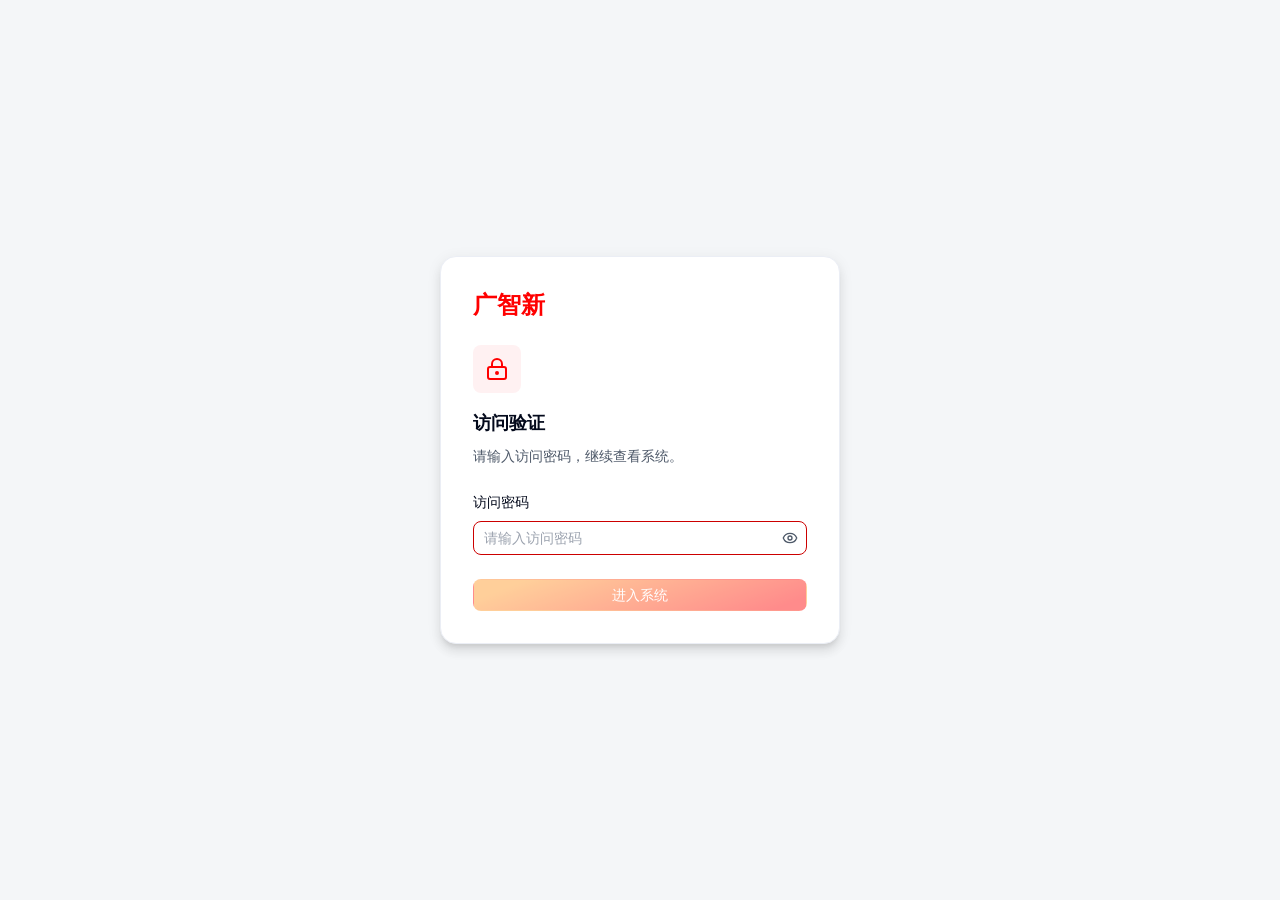
<file: guangzhixin/index.html>
<!doctype html>
<html lang="zh-CN">
  <head>
    <meta charset="UTF-8" />
    <base href="/guangzhixin/" />
    <link rel="icon" href="data:," />
    <meta name="viewport" content="width=device-width, initial-scale=1.0" />
    <title>广智新 - 企业智能协同平台</title>
    <meta name="description" content="广智新是广新控股集团打造的企业级一站式智能协同与AI门户系统，深度融合AI智能体、知识库、协同工作台、广新门户与即时通讯。" />
    <meta property="og:title" content="广智新 - 企业智能协同平台" />
    <meta property="og:description" content="广智新是广新控股集团打造的企业级一站式智能协同与AI门户系统，深度融合AI智能体、知识库、协同工作台、广新门户与即时通讯。" />
    <meta property="og:type" content="website" />
    <meta name="twitter:card" content="summary_large_image" />
    <script src="https://mcp.figma.com/mcp/html-to-design/capture.js" async></script>
    <script type="module" crossorigin src="/guangzhixin/assets/index-B3KWghkO.js"></script>
    <link rel="stylesheet" crossorigin href="/guangzhixin/assets/index-B6qZhP89.css">
  </head>
  <body>
    <div id="root"></div>
  </body>
</html>
</file>
<file: guangzhixin/assets/index-B6qZhP89.css>
.preview-access{background:var(--gx-neutral-bg);min-height:100dvh;font-family:var(--gx-font-family);font-size:var(--gx-font-body);line-height:var(--gx-line-body);color:var(--gx-text-primary);place-items:center;padding:24px;display:grid}.preview-access-card{border:1px solid var(--gx-border);border-radius:var(--gx-radius-card);background:var(--gx-surface);width:100%;max-width:400px;box-shadow:var(--gx-shadow-menu);padding:32px}.preview-access-brand{color:var(--gx-brand);margin-bottom:24px;font-size:24px;font-weight:600;line-height:32px}.preview-access-icon{background:var(--gx-selected-bg);width:48px;height:48px;color:var(--gx-brand);border-radius:var(--gx-radius-control);place-items:center;margin-bottom:16px;display:grid}.preview-access-card h1{font-size:var(--gx-font-heading);margin:0 0 8px;font-weight:600;line-height:28px}.preview-access-card>p{color:var(--gx-text-secondary);margin:0 0 24px}.preview-access-card>label{margin-bottom:8px;display:block}.preview-access-input{border:1px solid var(--gx-input-border);border-radius:var(--gx-radius-control);align-items:center;display:flex;overflow:hidden}.preview-access-input:focus-within{border-color:var(--gx-focus)}.preview-access-input:has([aria-invalid=true]){border-color:var(--gx-danger)}.preview-access-input input{width:100%;min-width:0;height:32px;color:var(--gx-text-primary);font:inherit;background:0 0;border:0;outline:none;padding:4px 10px}.preview-access-input input::placeholder{color:var(--gx-text-placeholder)}.preview-access-input button{width:32px;height:32px;color:var(--gx-text-secondary);flex-shrink:0;place-items:center;display:grid}.preview-access-input button:hover{background:var(--gx-hover-bg);color:var(--gx-hover-text)}.preview-access-card>.ui-button{width:100%;margin-top:24px}.preview-access-card>.preview-access-error{color:var(--gx-danger);font-size:var(--gx-font-caption);line-height:var(--gx-line-caption);margin:8px 0 0}.preview-access-card button:focus-visible{outline:2px solid var(--gx-focus);outline-offset:2px}@media (width<=420px){.preview-access{padding:16px}.preview-access-card{padding:24px}}@layer properties{@supports (((-webkit-hyphens:none)) and (not (margin-trim:block))) or ((-moz-orient:inline) and (not (color:rgb(from red r g b)))){*,:before,:after,::backdrop{--tw-translate-x:0;--tw-translate-y:0;--tw-translate-z:0;--tw-scale-x:1;--tw-scale-y:1;--tw-scale-z:1;--tw-rotate-x:initial;--tw-rotate-y:initial;--tw-rotate-z:initial;--tw-skew-x:initial;--tw-skew-y:initial;--tw-space-y-reverse:0;--tw-divide-y-reverse:0;--tw-border-style:solid;--tw-gradient-position:initial;--tw-gradient-from:#0000;--tw-gradient-via:#0000;--tw-gradient-to:#0000;--tw-gradient-stops:initial;--tw-gradient-via-stops:initial;--tw-gradient-from-position:0%;--tw-gradient-via-position:50%;--tw-gradient-to-position:100%;--tw-leading:initial;--tw-font-weight:initial;--tw-tracking:initial;--tw-shadow:0 0 #0000;--tw-shadow-color:initial;--tw-shadow-alpha:100%;--tw-inset-shadow:0 0 #0000;--tw-inset-shadow-color:initial;--tw-inset-shadow-alpha:100%;--tw-ring-color:initial;--tw-ring-shadow:0 0 #0000;--tw-inset-ring-color:initial;--tw-inset-ring-shadow:0 0 #0000;--tw-ring-inset:initial;--tw-ring-offset-width:0px;--tw-ring-offset-color:#fff;--tw-ring-offset-shadow:0 0 #0000;--tw-outline-style:solid;--tw-blur:initial;--tw-brightness:initial;--tw-contrast:initial;--tw-grayscale:initial;--tw-hue-rotate:initial;--tw-invert:initial;--tw-opacity:initial;--tw-saturate:initial;--tw-sepia:initial;--tw-drop-shadow:initial;--tw-drop-shadow-color:initial;--tw-drop-shadow-alpha:100%;--tw-drop-shadow-size:initial;--tw-duration:initial;--tw-content:""}}}@layer theme{:root,:host{--color-red-50:oklch(97.1% .013 17.38);--color-red-600:oklch(57.7% .245 27.325);--color-orange-50:oklch(98% .016 73.684);--color-orange-100:oklch(95.4% .038 75.164);--color-orange-300:oklch(83.7% .128 66.29);--color-orange-400:oklch(75% .183 55.934);--color-orange-600:oklch(64.6% .222 41.116);--color-amber-50:oklch(98.7% .022 95.277);--color-amber-100:oklch(96.2% .059 95.617);--color-amber-500:oklch(76.9% .188 70.08);--color-amber-600:oklch(66.6% .179 58.318);--color-emerald-300:oklch(84.5% .143 164.978);--color-emerald-600:oklch(59.6% .145 163.225);--color-teal-200:oklch(91% .096 180.426);--color-teal-700:oklch(51.1% .096 186.391);--color-cyan-300:oklch(86.5% .127 207.078);--color-sky-200:oklch(90.1% .058 230.902);--color-sky-400:oklch(74.6% .16 232.661);--color-blue-50:oklch(97% .014 254.604);--color-blue-100:oklch(93.2% .032 255.585);--color-blue-200:oklch(88.2% .059 254.128);--color-blue-300:oklch(80.9% .105 251.813);--color-blue-400:oklch(70.7% .165 254.624);--color-blue-700:oklch(48.8% .243 264.376);--color-indigo-200:oklch(87% .065 274.039);--color-indigo-600:oklch(51.1% .262 276.966);--color-purple-50:oklch(97.7% .014 308.299);--color-purple-100:oklch(94.6% .033 307.174);--color-purple-300:oklch(82.7% .119 306.383);--color-white:#fff;--spacing:.25rem;--container-xs:20rem;--container-lg:32rem;--container-2xl:42rem;--container-3xl:48rem;--container-4xl:56rem;--container-7xl:80rem;--text-xs:.75rem;--text-xs--line-height:calc(1 / .75);--text-sm:.875rem;--text-sm--line-height:calc(1.25 / .875);--text-base:1rem;--text-base--line-height:calc(1.5 / 1);--text-lg:1.125rem;--text-lg--line-height:calc(1.75 / 1.125);--text-xl:1.25rem;--text-xl--line-height:calc(1.75 / 1.25);--text-2xl:1.5rem;--text-2xl--line-height:calc(2 / 1.5);--font-weight-medium:500;--font-weight-semibold:600;--font-weight-bold:700;--font-weight-black:900;--tracking-tight:-.025em;--leading-relaxed:1.625;--radius-xs:.125rem;--radius-sm:.25rem;--radius-lg:.5rem;--radius-xl:.75rem;--radius-2xl:1rem;--radius-3xl:1.5rem;--default-transition-duration:.15s;--default-transition-timing-function:cubic-bezier(.4, 0, .2, 1);--default-font-family:var(--app-font-family);--default-mono-font-family:var(--app-font-family)}}@layer base{*,:after,:before,::backdrop{box-sizing:border-box;border:0 solid;margin:0;padding:0}::file-selector-button{box-sizing:border-box;border:0 solid;margin:0;padding:0}html,:host{-webkit-text-size-adjust:100%;tab-size:4;line-height:1.5;font-family:var(--default-font-family,-apple-system, BlinkMacSystemFont, "Segoe UI", Roboto, "Helvetica Neue", "Noto Sans", Arial, sans-serif, "Apple Color Emoji", "Segoe UI Emoji", "Segoe UI Symbol", "Noto Color Emoji");font-feature-settings:var(--default-font-feature-settings,normal);font-variation-settings:var(--default-font-variation-settings,normal);-webkit-tap-highlight-color:transparent}hr{height:0;color:inherit;border-top-width:1px}abbr:where([title]){-webkit-text-decoration:underline dotted;text-decoration:underline dotted}h1,h2,h3,h4,h5,h6{font-size:inherit;font-weight:inherit}a{color:inherit;-webkit-text-decoration:inherit;-webkit-text-decoration:inherit;-webkit-text-decoration:inherit;-webkit-text-decoration:inherit;text-decoration:inherit}b,strong{font-weight:bolder}code,kbd,samp,pre{font-family:var(--default-mono-font-family,ui-monospace, SFMono-Regular, Menlo, Monaco, Consolas, "Liberation Mono", "Courier New", monospace);font-feature-settings:var(--default-mono-font-feature-settings,normal);font-variation-settings:var(--default-mono-font-variation-settings,normal);font-size:1em}small{font-size:80%}sub,sup{vertical-align:baseline;font-size:75%;line-height:0;position:relative}sub{bottom:-.25em}sup{top:-.5em}table{text-indent:0;border-color:inherit;border-collapse:collapse}:-moz-focusring:where(:not(iframe)){outline:auto}progress{vertical-align:baseline}summary{display:list-item}ol,ul,menu{list-style:none}img,svg,video,canvas,audio,iframe,embed,object{vertical-align:middle;display:block}img,video{max-width:100%;height:auto}button,input,select,optgroup,textarea{font:inherit;font-feature-settings:inherit;font-variation-settings:inherit;letter-spacing:inherit;color:inherit;opacity:1;background-color:#0000;border-radius:0}::file-selector-button{font:inherit;font-feature-settings:inherit;font-variation-settings:inherit;letter-spacing:inherit;color:inherit;opacity:1;background-color:#0000;border-radius:0}:where(select:is([multiple],[size])) optgroup{font-weight:bolder}:where(select:is([multiple],[size])) optgroup option{padding-inline-start:20px}::file-selector-button{margin-inline-end:4px}::placeholder{opacity:1}@supports (not ((-webkit-appearance:-apple-pay-button))) or (contain-intrinsic-size:1px){::placeholder{color:currentColor}@supports (color:color-mix(in lab, red, red)){::placeholder{color:color-mix(in oklab, currentcolor 50%, transparent)}}}textarea{resize:vertical}::-webkit-search-decoration{-webkit-appearance:none}::-webkit-date-and-time-value{min-height:1lh;text-align:inherit}::-webkit-datetime-edit{display:inline-flex}::-webkit-datetime-edit-fields-wrapper{padding:0}::-webkit-datetime-edit{padding-block:0}::-webkit-datetime-edit-year-field{padding-block:0}::-webkit-datetime-edit-month-field{padding-block:0}::-webkit-datetime-edit-day-field{padding-block:0}::-webkit-datetime-edit-hour-field{padding-block:0}::-webkit-datetime-edit-minute-field{padding-block:0}::-webkit-datetime-edit-second-field{padding-block:0}::-webkit-datetime-edit-millisecond-field{padding-block:0}::-webkit-datetime-edit-meridiem-field{padding-block:0}::-webkit-calendar-picker-indicator{line-height:1}:-moz-ui-invalid{box-shadow:none}button,input:where([type=button],[type=reset],[type=submit]){appearance:button}::file-selector-button{appearance:button}::-webkit-inner-spin-button{height:auto}::-webkit-outer-spin-button{height:auto}[hidden]:where(:not([hidden=until-found])){display:none!important}html,body{font-family:var(--app-font-family);-webkit-font-smoothing:antialiased;-moz-osx-font-smoothing:grayscale;color:var(--gx-text-primary);background-color:#fff;margin:0;padding:0;overflow:hidden}}@layer components;@layer utilities{.pointer-events-none{pointer-events:none}.collapse{visibility:collapse}.visible{visibility:visible}.sr-only{clip-path:inset(50%);white-space:nowrap;border-width:0;width:1px;height:1px;margin:-1px;padding:0;position:absolute;overflow:hidden}.absolute{position:absolute}.fixed{position:fixed}.relative{position:relative}.static{position:static}.sticky{position:sticky}.-top-7{top:calc(var(--spacing) * -7)}.top-16{top:calc(var(--spacing) * 16)}.right-0{right:0}.right-4{right:calc(var(--spacing) * 4)}.right-6{right:calc(var(--spacing) * 6)}.bottom-0{bottom:0}.bottom-24{bottom:calc(var(--spacing) * 24)}.left-0{left:0}.left-1\/2{left:50%}.z-10{z-index:10}.z-20{z-index:20}.z-30{z-index:30}.container{width:100%}@media (width>=40rem){.container{max-width:40rem}}@media (width>=48rem){.container{max-width:48rem}}@media (width>=64rem){.container{max-width:64rem}}@media (width>=80rem){.container{max-width:80rem}}@media (width>=96rem){.container{max-width:96rem}}.mx-auto{margin-inline:auto}.mt-0\.5{margin-top:calc(var(--spacing) * .5)}.mt-2{margin-top:calc(var(--spacing) * 2)}.mb-1{margin-bottom:var(--spacing)}.mb-2{margin-bottom:calc(var(--spacing) * 2)}.mb-3{margin-bottom:calc(var(--spacing) * 3)}.mb-4{margin-bottom:calc(var(--spacing) * 4)}.mb-6{margin-bottom:calc(var(--spacing) * 6)}.ml-0\.5{margin-left:calc(var(--spacing) * .5)}.line-clamp-2{-webkit-line-clamp:2;-webkit-box-orient:vertical;display:-webkit-box;overflow:hidden}.block{display:block}.contents{display:contents}.flex{display:flex}.grid{display:grid}.hidden{display:none}.inline{display:inline}.inline-block{display:inline-block}.table{display:table}.h-1\.5{height:calc(var(--spacing) * 1.5)}.h-2{height:calc(var(--spacing) * 2)}.h-2\.5{height:calc(var(--spacing) * 2.5)}.h-3{height:calc(var(--spacing) * 3)}.h-3\.5{height:calc(var(--spacing) * 3.5)}.h-4{height:calc(var(--spacing) * 4)}.h-6{height:calc(var(--spacing) * 6)}.h-7{height:calc(var(--spacing) * 7)}.h-10{height:calc(var(--spacing) * 10)}.h-11{height:calc(var(--spacing) * 11)}.h-12{height:calc(var(--spacing) * 12)}.h-14{height:calc(var(--spacing) * 14)}.h-16{height:calc(var(--spacing) * 16)}.h-36{height:calc(var(--spacing) * 36)}.h-44{height:calc(var(--spacing) * 44)}.h-48{height:calc(var(--spacing) * 48)}.h-full{height:100%}.h-screen{height:100vh}.min-h-0{min-height:0}.w-1\.5{width:calc(var(--spacing) * 1.5)}.w-2{width:calc(var(--spacing) * 2)}.w-2\.5{width:calc(var(--spacing) * 2.5)}.w-3{width:calc(var(--spacing) * 3)}.w-3\.5{width:calc(var(--spacing) * 3.5)}.w-3\/5{width:60%}.w-4{width:calc(var(--spacing) * 4)}.w-4\/5{width:80%}.w-6{width:calc(var(--spacing) * 6)}.w-7{width:calc(var(--spacing) * 7)}.w-8{width:calc(var(--spacing) * 8)}.w-10{width:calc(var(--spacing) * 10)}.w-11{width:calc(var(--spacing) * 11)}.w-12{width:calc(var(--spacing) * 12)}.w-16{width:calc(var(--spacing) * 16)}.w-20{width:calc(var(--spacing) * 20)}.w-36{width:calc(var(--spacing) * 36)}.w-44{width:calc(var(--spacing) * 44)}.w-48{width:calc(var(--spacing) * 48)}.w-52{width:calc(var(--spacing) * 52)}.w-60{width:calc(var(--spacing) * 60)}.w-64{width:calc(var(--spacing) * 64)}.w-\[30\%\]{width:30%}.w-\[480px\]{width:480px}.w-full{width:100%}.w-px{width:1px}.w-screen{width:100vw}.max-w-2xl{max-width:var(--container-2xl)}.max-w-3xl{max-width:var(--container-3xl)}.max-w-4xl{max-width:var(--container-4xl)}.max-w-7xl{max-width:var(--container-7xl)}.max-w-lg{max-width:var(--container-lg)}.max-w-xs{max-width:var(--container-xs)}.min-w-0{min-width:0}.flex-1{flex:1}.shrink-0{flex-shrink:0}.border-collapse{border-collapse:collapse}.-translate-x-1\/2{--tw-translate-x:calc(calc(1 / 2 * 100%) * -1);translate:var(--tw-translate-x) var(--tw-translate-y)}.scale-90{--tw-scale-x:90%;--tw-scale-y:90%;--tw-scale-z:90%;scale:var(--tw-scale-x) var(--tw-scale-y)}.transform{transform:var(--tw-rotate-x, ) var(--tw-rotate-y, ) var(--tw-rotate-z, ) var(--tw-skew-x, ) var(--tw-skew-y, )}.cursor-pointer{cursor:pointer}.resize{resize:both}.resize-none{resize:none}.list-inside{list-style-position:inside}.list-disc{list-style-type:disc}.grid-cols-1{grid-template-columns:repeat(1,minmax(0,1fr))}.grid-cols-2{grid-template-columns:repeat(2,minmax(0,1fr))}.flex-col{flex-direction:column}.flex-wrap{flex-wrap:wrap}.items-center{align-items:center}.items-end{align-items:flex-end}.items-start{align-items:flex-start}.items-stretch{align-items:stretch}.justify-between{justify-content:space-between}.justify-center{justify-content:center}.gap-1{gap:var(--spacing)}.gap-1\.5{gap:calc(var(--spacing) * 1.5)}.gap-2{gap:calc(var(--spacing) * 2)}.gap-2\.5{gap:calc(var(--spacing) * 2.5)}.gap-3{gap:calc(var(--spacing) * 3)}.gap-3\.5{gap:calc(var(--spacing) * 3.5)}.gap-4{gap:calc(var(--spacing) * 4)}.gap-5{gap:calc(var(--spacing) * 5)}.gap-6{gap:calc(var(--spacing) * 6)}:where(.space-y-0\.5>:not(:last-child)){--tw-space-y-reverse:0;margin-block-start:calc(calc(var(--spacing) * .5) * var(--tw-space-y-reverse));margin-block-end:calc(calc(var(--spacing) * .5) * calc(1 - var(--tw-space-y-reverse)))}:where(.space-y-1>:not(:last-child)){--tw-space-y-reverse:0;margin-block-start:calc(var(--spacing) * var(--tw-space-y-reverse));margin-block-end:calc(var(--spacing) * calc(1 - var(--tw-space-y-reverse)))}:where(.space-y-2>:not(:last-child)){--tw-space-y-reverse:0;margin-block-start:calc(calc(var(--spacing) * 2) * var(--tw-space-y-reverse));margin-block-end:calc(calc(var(--spacing) * 2) * calc(1 - var(--tw-space-y-reverse)))}:where(.space-y-3>:not(:last-child)){--tw-space-y-reverse:0;margin-block-start:calc(calc(var(--spacing) * 3) * var(--tw-space-y-reverse));margin-block-end:calc(calc(var(--spacing) * 3) * calc(1 - var(--tw-space-y-reverse)))}:where(.space-y-4>:not(:last-child)){--tw-space-y-reverse:0;margin-block-start:calc(calc(var(--spacing) * 4) * var(--tw-space-y-reverse));margin-block-end:calc(calc(var(--spacing) * 4) * calc(1 - var(--tw-space-y-reverse)))}:where(.space-y-5>:not(:last-child)){--tw-space-y-reverse:0;margin-block-start:calc(calc(var(--spacing) * 5) * var(--tw-space-y-reverse));margin-block-end:calc(calc(var(--spacing) * 5) * calc(1 - var(--tw-space-y-reverse)))}:where(.space-y-6>:not(:last-child)){--tw-space-y-reverse:0;margin-block-start:calc(calc(var(--spacing) * 6) * var(--tw-space-y-reverse));margin-block-end:calc(calc(var(--spacing) * 6) * calc(1 - var(--tw-space-y-reverse)))}:where(.space-y-8>:not(:last-child)){--tw-space-y-reverse:0;margin-block-start:calc(calc(var(--spacing) * 8) * var(--tw-space-y-reverse));margin-block-end:calc(calc(var(--spacing) * 8) * calc(1 - var(--tw-space-y-reverse)))}.gap-x-8{column-gap:calc(var(--spacing) * 8)}.gap-y-2{row-gap:calc(var(--spacing) * 2)}:where(.divide-y>:not(:last-child)){--tw-divide-y-reverse:0;border-bottom-style:var(--tw-border-style);border-top-style:var(--tw-border-style);border-top-width:calc(1px * var(--tw-divide-y-reverse));border-bottom-width:calc(1px * calc(1 - var(--tw-divide-y-reverse)))}:where(.divide-slate-50>:not(:last-child)){border-color:var(--gx-neutral-bg)}.truncate{text-overflow:ellipsis;white-space:nowrap;overflow:hidden}.overflow-hidden{overflow:hidden}.overflow-y-auto{overflow-y:auto}.rounded{border-radius:.25rem}.rounded-2xl{border-radius:var(--radius-2xl)}.rounded-3xl{border-radius:var(--radius-3xl)}.rounded-full{border-radius:2147483647px}.rounded-lg{border-radius:var(--radius-lg)}.rounded-sm{border-radius:var(--radius-sm)}.rounded-xl{border-radius:var(--radius-xl)}.rounded-xs{border-radius:var(--radius-xs)}.border{border-style:var(--tw-border-style);border-width:1px}.border-t{border-top-style:var(--tw-border-style);border-top-width:1px}.border-r{border-right-style:var(--tw-border-style);border-right-width:1px}.border-b{border-bottom-style:var(--tw-border-style);border-bottom-width:1px}.border-l{border-left-style:var(--tw-border-style);border-left-width:1px}.border-dashed{--tw-border-style:dashed;border-style:dashed}.border-amber-100\/60{border-color:#fef3c699}@supports (color:color-mix(in lab, red, red)){.border-amber-100\/60{border-color:color-mix(in oklab, var(--color-amber-100) 60%, transparent)}}.border-blue-100\/60{border-color:#dbeafe99}@supports (color:color-mix(in lab, red, red)){.border-blue-100\/60{border-color:color-mix(in oklab, var(--color-blue-100) 60%, transparent)}}.border-orange-100\/60{border-color:#ffedd599}@supports (color:color-mix(in lab, red, red)){.border-orange-100\/60{border-color:color-mix(in oklab, var(--color-orange-100) 60%, transparent)}}.border-purple-100\/60{border-color:#f3e8ff99}@supports (color:color-mix(in lab, red, red)){.border-purple-100\/60{border-color:color-mix(in oklab, var(--color-purple-100) 60%, transparent)}}.border-red-500\/20{border-color:var(--gx-brand)}@supports (color:color-mix(in lab, red, red)){.border-red-500\/20{border-color:color-mix(in oklab, var(--gx-brand) 20%, transparent)}}.border-slate-50,.border-slate-100{border-color:var(--gx-neutral-bg)}.border-slate-200,.border-slate-200\/80{border-color:var(--gx-border)}@supports (color:color-mix(in lab, red, red)){.border-slate-200\/80{border-color:color-mix(in oklab, var(--gx-border) 80%, transparent)}}.border-slate-300{border-color:var(--gx-input-border)}.bg-\[\#f8fafc\]\/50{background-color:oklab(98.4152% -.00128621 -.00316101/.5)}.bg-amber-50\/40{background-color:#fffbeb66}@supports (color:color-mix(in lab, red, red)){.bg-amber-50\/40{background-color:color-mix(in oklab, var(--color-amber-50) 40%, transparent)}}.bg-amber-500{background-color:var(--color-amber-500)}.bg-amber-600{background-color:var(--color-amber-600)}.bg-blue-50\/40{background-color:#eff6ff66}@supports (color:color-mix(in lab, red, red)){.bg-blue-50\/40{background-color:color-mix(in oklab, var(--color-blue-50) 40%, transparent)}}.bg-blue-200{background-color:var(--color-blue-200)}.bg-blue-300{background-color:var(--color-blue-300)}.bg-blue-400{background-color:var(--color-blue-400)}.bg-blue-500{background-color:var(--gx-info)}.bg-cyan-300{background-color:var(--color-cyan-300)}.bg-emerald-300{background-color:var(--color-emerald-300)}.bg-emerald-600{background-color:var(--color-emerald-600)}.bg-indigo-200{background-color:var(--color-indigo-200)}.bg-indigo-600{background-color:var(--color-indigo-600)}.bg-orange-50\/40{background-color:#fff7ed66}@supports (color:color-mix(in lab, red, red)){.bg-orange-50\/40{background-color:color-mix(in oklab, var(--color-orange-50) 40%, transparent)}}.bg-orange-300{background-color:var(--color-orange-300)}.bg-orange-500{background-color:var(--gx-warning)}.bg-purple-50\/40{background-color:#faf5ff66}@supports (color:color-mix(in lab, red, red)){.bg-purple-50\/40{background-color:color-mix(in oklab, var(--color-purple-50) 40%, transparent)}}.bg-purple-300{background-color:var(--color-purple-300)}.bg-purple-500,.bg-purple-600{background-color:var(--gx-purple)}.bg-red-50{background-color:var(--color-red-50)}.bg-red-500,.bg-red-500\/10{background-color:var(--gx-brand)}@supports (color:color-mix(in lab, red, red)){.bg-red-500\/10{background-color:color-mix(in oklab, var(--gx-brand) 10%, transparent)}}.bg-sky-200{background-color:var(--color-sky-200)}.bg-sky-400{background-color:var(--color-sky-400)}.bg-slate-50,.bg-slate-50\/40{background-color:var(--gx-neutral-bg)}@supports (color:color-mix(in lab, red, red)){.bg-slate-50\/40{background-color:color-mix(in oklab, var(--gx-neutral-bg) 40%, transparent)}}.bg-slate-50\/60{background-color:var(--gx-neutral-bg)}@supports (color:color-mix(in lab, red, red)){.bg-slate-50\/60{background-color:color-mix(in oklab, var(--gx-neutral-bg) 60%, transparent)}}.bg-slate-100,.bg-slate-100\/50{background-color:var(--gx-neutral-bg)}@supports (color:color-mix(in lab, red, red)){.bg-slate-100\/50{background-color:color-mix(in oklab, var(--gx-neutral-bg) 50%, transparent)}}.bg-slate-200,.bg-slate-200\/50{background-color:var(--gx-border)}@supports (color:color-mix(in lab, red, red)){.bg-slate-200\/50{background-color:color-mix(in oklab, var(--gx-border) 50%, transparent)}}.bg-slate-600{background-color:var(--gx-text-secondary)}.bg-slate-800{background-color:var(--gx-text-primary)}.bg-teal-200{background-color:var(--color-teal-200)}.bg-teal-700{background-color:var(--color-teal-700)}.bg-transparent{background-color:#0000}.bg-white{background-color:var(--color-white)}.bg-gradient-to-r{--tw-gradient-position:to right in oklab;background-image:linear-gradient(var(--tw-gradient-stops))}.bg-gradient-to-t{--tw-gradient-position:to top in oklab;background-image:linear-gradient(var(--tw-gradient-stops))}.from-orange-400{--tw-gradient-from:var(--color-orange-400);--tw-gradient-stops:var(--tw-gradient-via-stops,var(--tw-gradient-position), var(--tw-gradient-from) var(--tw-gradient-from-position), var(--tw-gradient-to) var(--tw-gradient-to-position))}.from-white{--tw-gradient-from:var(--color-white);--tw-gradient-stops:var(--tw-gradient-via-stops,var(--tw-gradient-position), var(--tw-gradient-from) var(--tw-gradient-from-position), var(--tw-gradient-to) var(--tw-gradient-to-position))}.via-white\/90{--tw-gradient-via:#ffffffe6}@supports (color:color-mix(in lab, red, red)){.via-white\/90{--tw-gradient-via:color-mix(in oklab, var(--color-white) 90%, transparent)}}.via-white\/90{--tw-gradient-via-stops:var(--tw-gradient-position), var(--tw-gradient-from) var(--tw-gradient-from-position), var(--tw-gradient-via) var(--tw-gradient-via-position), var(--tw-gradient-to) var(--tw-gradient-to-position);--tw-gradient-stops:var(--tw-gradient-via-stops)}.to-red-500{--tw-gradient-to:var(--gx-brand);--tw-gradient-stops:var(--tw-gradient-via-stops,var(--tw-gradient-position), var(--tw-gradient-from) var(--tw-gradient-from-position), var(--tw-gradient-to) var(--tw-gradient-to-position))}.to-transparent{--tw-gradient-to:transparent;--tw-gradient-stops:var(--tw-gradient-via-stops,var(--tw-gradient-position), var(--tw-gradient-from) var(--tw-gradient-from-position), var(--tw-gradient-to) var(--tw-gradient-to-position))}.p-1{padding:var(--spacing)}.p-1\.5{padding:calc(var(--spacing) * 1.5)}.p-2{padding:calc(var(--spacing) * 2)}.p-3{padding:calc(var(--spacing) * 3)}.p-4{padding:calc(var(--spacing) * 4)}.p-5{padding:calc(var(--spacing) * 5)}.p-6{padding:calc(var(--spacing) * 6)}.p-8{padding:calc(var(--spacing) * 8)}.px-1{padding-inline:var(--spacing)}.px-1\.5{padding-inline:calc(var(--spacing) * 1.5)}.px-2{padding-inline:calc(var(--spacing) * 2)}.px-2\.5{padding-inline:calc(var(--spacing) * 2.5)}.px-3{padding-inline:calc(var(--spacing) * 3)}.px-4{padding-inline:calc(var(--spacing) * 4)}.px-6{padding-inline:calc(var(--spacing) * 6)}.px-8{padding-inline:calc(var(--spacing) * 8)}.py-0\.5{padding-block:calc(var(--spacing) * .5)}.py-1{padding-block:var(--spacing)}.py-1\.5{padding-block:calc(var(--spacing) * 1.5)}.py-2{padding-block:calc(var(--spacing) * 2)}.py-2\.5{padding-block:calc(var(--spacing) * 2.5)}.py-3{padding-block:calc(var(--spacing) * 3)}.py-4{padding-block:calc(var(--spacing) * 4)}.py-6{padding-block:calc(var(--spacing) * 6)}.pt-1{padding-top:var(--spacing)}.pt-2{padding-top:calc(var(--spacing) * 2)}.pt-3{padding-top:calc(var(--spacing) * 3)}.pt-4{padding-top:calc(var(--spacing) * 4)}.pt-6{padding-top:calc(var(--spacing) * 6)}.pr-1{padding-right:var(--spacing)}.pr-2{padding-right:calc(var(--spacing) * 2)}.pb-2{padding-bottom:calc(var(--spacing) * 2)}.pb-3{padding-bottom:calc(var(--spacing) * 3)}.pb-4{padding-bottom:calc(var(--spacing) * 4)}.pb-32{padding-bottom:calc(var(--spacing) * 32)}.pb-36{padding-bottom:calc(var(--spacing) * 36)}.pl-1{padding-left:var(--spacing)}.text-center{text-align:center}.text-left{text-align:left}.text-right{text-align:right}.indent-8{text-indent:calc(var(--spacing) * 8)}.font-mono,.font-sans{font-family:var(--app-font-family)}.text-2xl{font-size:var(--text-2xl);line-height:var(--tw-leading,var(--text-2xl--line-height))}.text-base{font-size:var(--text-base);line-height:var(--tw-leading,var(--text-base--line-height))}.text-lg{font-size:var(--text-lg);line-height:var(--tw-leading,var(--text-lg--line-height))}.text-sm{font-size:var(--text-sm);line-height:var(--tw-leading,var(--text-sm--line-height))}.text-xl{font-size:var(--text-xl);line-height:var(--tw-leading,var(--text-xl--line-height))}.text-xs{font-size:var(--text-xs);line-height:var(--tw-leading,var(--text-xs--line-height))}.text-\[10px\]{font-size:10px}.text-\[11px\]{font-size:11px}.leading-7{--tw-leading:calc(var(--spacing) * 7);line-height:calc(var(--spacing) * 7)}.leading-relaxed{--tw-leading:var(--leading-relaxed);line-height:var(--leading-relaxed)}.font-black{--tw-font-weight:var(--font-weight-black);font-weight:var(--font-weight-black)}.font-bold{--tw-font-weight:var(--font-weight-bold);font-weight:var(--font-weight-bold)}.font-medium{--tw-font-weight:var(--font-weight-medium);font-weight:var(--font-weight-medium)}.font-semibold{--tw-font-weight:var(--font-weight-semibold);font-weight:var(--font-weight-semibold)}.tracking-tight{--tw-tracking:var(--tracking-tight);letter-spacing:var(--tracking-tight)}.break-words{overflow-wrap:break-word}.whitespace-pre-wrap{white-space:pre-wrap}.text-blue-500{color:var(--gx-info)}.text-emerald-500{color:var(--gx-success)}.text-red-500{color:var(--gx-brand)}.text-red-600{color:var(--color-red-600)}.text-slate-300{color:var(--gx-input-border)}.text-slate-400{color:var(--gx-text-placeholder)}.text-slate-500{color:var(--gx-text-muted)}.text-slate-600,.text-slate-700{color:var(--gx-text-secondary)}.text-slate-800,.text-slate-900{color:var(--gx-text-primary)}.text-white{color:var(--color-white)}.underline{text-decoration-line:underline}.antialiased{-webkit-font-smoothing:antialiased;-moz-osx-font-smoothing:grayscale}.placeholder-slate-400::placeholder{color:var(--gx-text-placeholder)}.shadow{--tw-shadow:0 1px 3px 0 var(--tw-shadow-color,#0000001a), 0 1px 2px -1px var(--tw-shadow-color,#0000001a);box-shadow:var(--tw-inset-shadow), var(--tw-inset-ring-shadow), var(--tw-ring-offset-shadow), var(--tw-ring-shadow), var(--tw-shadow)}.shadow-2xl{--tw-shadow:0 25px 50px -12px var(--tw-shadow-color,#00000040);box-shadow:var(--tw-inset-shadow), var(--tw-inset-ring-shadow), var(--tw-ring-offset-shadow), var(--tw-ring-shadow), var(--tw-shadow)}.shadow-2xs{--tw-shadow:0 1px var(--tw-shadow-color,#0000000d);box-shadow:var(--tw-inset-shadow), var(--tw-inset-ring-shadow), var(--tw-ring-offset-shadow), var(--tw-ring-shadow), var(--tw-shadow)}.shadow-lg{--tw-shadow:0 10px 15px -3px var(--tw-shadow-color,#0000001a), 0 4px 6px -4px var(--tw-shadow-color,#0000001a);box-shadow:var(--tw-inset-shadow), var(--tw-inset-ring-shadow), var(--tw-ring-offset-shadow), var(--tw-ring-shadow), var(--tw-shadow)}.shadow-md{--tw-shadow:0 4px 6px -1px var(--tw-shadow-color,#0000001a), 0 2px 4px -2px var(--tw-shadow-color,#0000001a);box-shadow:var(--tw-inset-shadow), var(--tw-inset-ring-shadow), var(--tw-ring-offset-shadow), var(--tw-ring-shadow), var(--tw-shadow)}.shadow-sm{--tw-shadow:0 1px 3px 0 var(--tw-shadow-color,#0000001a), 0 1px 2px -1px var(--tw-shadow-color,#0000001a);box-shadow:var(--tw-inset-shadow), var(--tw-inset-ring-shadow), var(--tw-ring-offset-shadow), var(--tw-ring-shadow), var(--tw-shadow)}.shadow-xs{--tw-shadow:0 1px 2px 0 var(--tw-shadow-color,#0000000d);box-shadow:var(--tw-inset-shadow), var(--tw-inset-ring-shadow), var(--tw-ring-offset-shadow), var(--tw-ring-shadow), var(--tw-shadow)}.outline-hidden{--tw-outline-style:none;outline-style:none}@media (forced-colors:active){.outline-hidden{outline-offset:2px;outline:2px solid #0000}}.outline{outline-style:var(--tw-outline-style);outline-width:1px}.blur{--tw-blur:blur(8px);filter:var(--tw-blur, ) var(--tw-brightness, ) var(--tw-contrast, ) var(--tw-grayscale, ) var(--tw-hue-rotate, ) var(--tw-invert, ) var(--tw-saturate, ) var(--tw-sepia, ) var(--tw-drop-shadow, )}.filter{filter:var(--tw-blur, ) var(--tw-brightness, ) var(--tw-contrast, ) var(--tw-grayscale, ) var(--tw-hue-rotate, ) var(--tw-invert, ) var(--tw-saturate, ) var(--tw-sepia, ) var(--tw-drop-shadow, )}.transition{transition-property:color,background-color,border-color,outline-color,text-decoration-color,fill,stroke,--tw-gradient-from,--tw-gradient-via,--tw-gradient-to,opacity,box-shadow,transform,translate,scale,rotate,filter,-webkit-backdrop-filter,backdrop-filter,display,content-visibility,overlay,pointer-events;transition-timing-function:var(--tw-ease,var(--default-transition-timing-function));transition-duration:var(--tw-duration,var(--default-transition-duration))}.transition-all{transition-property:all;transition-timing-function:var(--tw-ease,var(--default-transition-timing-function));transition-duration:var(--tw-duration,var(--default-transition-duration))}.transition-colors{transition-property:color,background-color,border-color,outline-color,text-decoration-color,fill,stroke,--tw-gradient-from,--tw-gradient-via,--tw-gradient-to;transition-timing-function:var(--tw-ease,var(--default-transition-timing-function));transition-duration:var(--tw-duration,var(--default-transition-duration))}.transition-transform{transition-property:transform,translate,scale,rotate;transition-timing-function:var(--tw-ease,var(--default-transition-timing-function));transition-duration:var(--tw-duration,var(--default-transition-duration))}.duration-200{--tw-duration:.2s;transition-duration:.2s}.duration-300{--tw-duration:.3s;transition-duration:.3s}.select-none{-webkit-user-select:none;user-select:none}@media (hover:hover){:is(:where(.group):hover .group-hover\:scale-105){--tw-scale-x:105%;--tw-scale-y:105%;--tw-scale-z:105%;scale:var(--tw-scale-x) var(--tw-scale-y)}:is(:where(.group):hover .group-hover\:text-red-500){color:var(--gx-brand)}}.selection\:bg-red-500 ::selection{background-color:var(--gx-brand)}.selection\:bg-red-500::selection{background-color:var(--gx-brand)}.selection\:text-white ::selection{color:var(--color-white)}.selection\:text-white::selection{color:var(--color-white)}.after\:absolute:after{content:var(--tw-content);position:absolute}.after\:right-0:after{content:var(--tw-content);right:0}.after\:-bottom-2\.5:after{content:var(--tw-content);bottom:calc(var(--spacing) * -2.5)}.after\:bottom-0:after{content:var(--tw-content);bottom:0}.after\:left-0:after{content:var(--tw-content);left:0}.after\:h-0\.5:after{content:var(--tw-content);height:calc(var(--spacing) * .5)}.after\:bg-red-500:after{content:var(--tw-content);background-color:var(--gx-brand)}@media (hover:hover){.hover\:bg-amber-50\/50:hover{background-color:#fffbeb80}@supports (color:color-mix(in lab, red, red)){.hover\:bg-amber-50\/50:hover{background-color:color-mix(in oklab, var(--color-amber-50) 50%, transparent)}}.hover\:bg-orange-600:hover{background-color:var(--color-orange-600)}.hover\:bg-red-600:hover{background-color:var(--color-red-600)}.hover\:bg-slate-50:hover,.hover\:bg-slate-50\/80:hover{background-color:var(--gx-neutral-bg)}@supports (color:color-mix(in lab, red, red)){.hover\:bg-slate-50\/80:hover{background-color:color-mix(in oklab, var(--gx-neutral-bg) 80%, transparent)}}.hover\:bg-slate-100:hover{background-color:var(--gx-neutral-bg)}.hover\:bg-slate-200:hover{background-color:var(--gx-border)}.hover\:text-blue-700:hover{color:var(--color-blue-700)}.hover\:text-red-600:hover{color:var(--color-red-600)}.hover\:text-slate-600:hover,.hover\:text-slate-700:hover{color:var(--gx-text-secondary)}.hover\:text-slate-800:hover,.hover\:text-slate-900:hover{color:var(--gx-text-primary)}.hover\:shadow-md:hover{--tw-shadow:0 4px 6px -1px var(--tw-shadow-color,#0000001a), 0 2px 4px -2px var(--tw-shadow-color,#0000001a);box-shadow:var(--tw-inset-shadow), var(--tw-inset-ring-shadow), var(--tw-ring-offset-shadow), var(--tw-ring-shadow), var(--tw-shadow)}}@media (width>=40rem){.sm\:grid-cols-2{grid-template-columns:repeat(2,minmax(0,1fr))}.sm\:grid-cols-3{grid-template-columns:repeat(3,minmax(0,1fr))}}@media (width>=48rem){.md\:grid-cols-2{grid-template-columns:repeat(2,minmax(0,1fr))}.md\:grid-cols-3{grid-template-columns:repeat(3,minmax(0,1fr))}.md\:p-8{padding:calc(var(--spacing) * 8)}.md\:p-10{padding:calc(var(--spacing) * 10)}.md\:px-8{padding-inline:calc(var(--spacing) * 8)}.md\:text-2xl{font-size:var(--text-2xl);line-height:var(--tw-leading,var(--text-2xl--line-height))}.md\:text-sm{font-size:var(--text-sm);line-height:var(--tw-leading,var(--text-sm--line-height))}}@media (width>=64rem){.lg\:col-span-4{grid-column:span 4/span 4}.lg\:col-span-8{grid-column:span 8/span 8}.lg\:w-\[540px\]{width:540px}.lg\:grid-cols-4{grid-template-columns:repeat(4,minmax(0,1fr))}.lg\:grid-cols-5{grid-template-columns:repeat(5,minmax(0,1fr))}.lg\:grid-cols-12{grid-template-columns:repeat(12,minmax(0,1fr))}}@media (width>=80rem){.xl\:grid-cols-4{grid-template-columns:repeat(4,minmax(0,1fr))}}}:root{--gx-font-family:"Helvetica Neue", Helvetica, "PingFang SC", "Hiragino Sans GB", "Microsoft YaHei", "微软雅黑", Arial, sans-serif;--gx-text-primary:#03091b;--gx-text-secondary:#4e5969;--gx-text-muted:#878b99;--gx-text-placeholder:#9ca3af;--gx-text-on-accent:#fff;--gx-hover-text:#e60101;--gx-focus:#c00;--gx-hover-bg:#f4f6f8;--gx-selected-bg:#fff1f2;--gx-selected-text:red;--gx-surface:#fff;--gx-table-header-bg:#f9f9f9;--gx-border:#ebeef5;--gx-menu-border:#ebeef5;--gx-brand:red;--gx-purple:#722ed1;--gx-cyan:#14c9c9;--gx-input-border:#dcdfe6;--gx-scrollbar-thumb:#dcdfe6;--gx-accent:red;--gx-dialog-primary:red;--gx-dialog-backdrop:#0008;--gx-shadow-dialog:0 16px 60px #17203326;--gx-shadow-floating:0 4px 10px #0000001a;--gx-shadow-floating-active:0 8px 20px #00000026;--gx-brand-gradient:linear-gradient(159deg, #ff9622 13%, red 92%);--gx-catalog-icon-blue:#278bff;--gx-catalog-icon-orange:#ff9b0c;--gx-catalog-icon-purple:linear-gradient(#ab5bea, var(--gx-purple));--gx-app-blue-start:#64c3fd;--gx-app-blue-end:#288bff;--gx-app-orange-start:#ffb23c;--gx-app-orange-end:#ff9b0c;--gx-app-red-start:#ff7338;--gx-app-red-end:#ff4e1d;--gx-app-icon-blue:linear-gradient(var(--gx-app-blue-start), var(--gx-app-blue-end));--gx-app-icon-orange:linear-gradient(var(--gx-app-orange-start), var(--gx-app-orange-end));--gx-app-icon-red:linear-gradient(var(--gx-app-red-start), var(--gx-app-red-end));--gx-system-purple-start:#ab5bea;--gx-system-cyan-start:#62dddd;--gx-system-green-start:#4ed6a8;--gx-system-brand-start:#ff9622;--gx-system-mascot-yellow-start:#ffd666;--gx-system-mascot-yellow-end:#ffb800;--gx-success:#00b578;--gx-success-bg:#eaf8ed;--gx-info:#006dff;--gx-info-bg:#e7f1ff;--gx-warning:#ff7d00;--gx-warning-bg:#fff4dc;--gx-danger:red;--gx-danger-bg:#fff1f2;--gx-neutral-bg:#f4f6f8;--gx-status-padding-y:2px;--gx-font-caption:12px;--gx-font-body:14px;--gx-font-section:16px;--gx-font-news-title:15px;--gx-font-heading:18px;--gx-font-title:24px;--gx-line-caption:18px;--gx-line-body:22px;--gx-line-section:24px;--gx-line-answer:28px;--gx-line-title:32px;--gx-space-1:4px;--gx-space-2:8px;--gx-space-3:12px;--gx-space-4:16px;--gx-space-5:20px;--gx-space-6:24px;--gx-space-8:32px;--gx-radius-small:4px;--gx-radius-compact:6px;--gx-radius-control:8px;--gx-radius-feedback:12px;--gx-choice-selected-border:var(--gx-brand)}@supports (color:color-mix(in lab, red, red)){:root{--gx-choice-selected-border:color-mix(in srgb, var(--gx-brand) 50%, transparent)}}:root{--gx-radius-card:16px;--gx-radius-pill:999px;--gx-control-height:32px;--gx-control-compact:26px;--gx-header-height:80px;--gx-sidebar-width:240px;--gx-content-max:1660px;--gx-conversation-max:850px;--gx-shadow-feedback:0 0 12px #00000014;--gx-shadow-menu:0 5px 5px -3px #0000001a, 0 8px 10px 1px #0000000f, 0 3px 14px 2px #0000000d;--gx-shadow-card-hover:0 6px 18px #1e293b1a;--gx-duration-fast:.16s;--gx-duration-card:.18s;--app-font-family:var(--gx-font-family);--ink:var(--gx-text-primary);--muted:var(--gx-text-muted);--line:var(--gx-border);--accent:var(--gx-accent);--warm-gradient:var(--gx-brand-gradient);--control-hover-bg:var(--gx-hover-bg);--control-hover-text:var(--gx-hover-text);--card-hover-shadow:var(--gx-shadow-card-hover)}body{color:var(--ink)}button,select{cursor:pointer}button:focus-visible,a:focus-visible{outline:2px solid var(--gx-focus);outline-offset:3px}.app-shell{color:var(--ink);font-family:var(--app-font-family);background-color:#fff;background-image:linear-gradient(#ffffffd4,#ffffffd4),url(/guangzhixin/assets/figma/home-background-mirrored.png);background-position:top;background-repeat:no-repeat;background-size:cover;font-size:14px}.app-shell:is([data-view=portal],[data-view=im],[data-view=dashboard]){background-image:url(/guangzhixin/assets/figma/portal-im-background.png)}.app-header{height:var(--gx-header-height);z-index:40;background:0 0;flex-shrink:0;justify-content:space-between;align-items:center;padding:20px;display:flex;position:relative}.header-brand{justify-content:space-between;align-items:center;width:220px;height:40px;display:flex}.brand-logo{color:var(--ink);white-space:nowrap;font-size:22px;font-weight:400;line-height:24px}.header-brand button{color:#333;border:0;place-items:center;width:22px;height:22px;padding:0;display:grid}.header-brand button[hidden]{display:none}.header-brand button svg{width:16px;height:16px;display:block}.header-tabs{border:1px solid var(--gx-border);background:#ffffffd9;border-radius:99px;width:300px;height:40px;padding:1px;display:flex;position:absolute;left:50%;transform:translate(-50%);box-shadow:0 1px 2px #00000005}.header-tabs button{width:100px;color:var(--ink);box-shadow:none;padding:0;font-size:16px;font-weight:400}.header-tabs button.text-white{color:#fff;background:var(--warm-gradient);border:1px solid #fff}.header-actions{align-items:center;gap:20px;display:flex}.header-actions>button{background:#ffffffdf;width:40px;height:40px}.header-actions svg{color:#555;width:20px;height:20px}.header-settings{border:1px solid var(--gx-border);background:#ffffffdf;border-radius:99px;justify-content:center;align-items:center;width:110px;height:40px;display:flex}.header-settings>button,.header-settings>div>button{border:0;border-radius:0;width:52px;height:24px}.header-settings>button{border-right:1px solid var(--gx-input-border)}.header-user>button{border:1px solid var(--gx-border);background:#ffffffdf;gap:8px;width:117px;height:40px;padding:4px}.header-user>button span{font-size:14px;font-weight:400}.header-user>button>svg{width:14px;height:14px}.app-sidebar{width:var(--gx-sidebar-width);background:linear-gradient(#fff0,var(--gx-neutral-bg));border-right:1px solid #f5f5f5;height:calc(100% + 16px);margin-top:-16px}.app-sidebar.w-16{width:64px}.app-sidebar>div:first-child{border:0;padding:0 10px}.app-sidebar>div:first-child button{height:44px;color:var(--ink);background:0 0;justify-content:flex-start;gap:8px;padding:0 10px;font-weight:400}.app-sidebar nav{flex-direction:column;gap:4px;padding:4px 10px 10px;display:flex}.app-sidebar nav button{height:44px;color:var(--ink);border-radius:8px;gap:8px;padding:0 10px;font-size:16px;font-weight:400}.app-sidebar nav button.bg-slate-100\/80{background:#f1f1f1}.app-sidebar nav svg{width:18px;height:18px}.app-sidebar nav button[title=待办中心]{display:none}.app-sidebar>div:last-child{border-top:1px solid var(--line);padding:0 20px}.app-sidebar>div:last-child>div:first-child{align-items:center;height:56px;margin:0}.app-sidebar>div:last-child button{border-radius:4px;height:38px;padding:0;font-size:14px;font-weight:400}.app-sidebar>div:last-child button svg{display:none}.design-panel{border:1px solid var(--line);border-radius:16px;height:auto;min-height:0;margin:10px 20px 20px;background:#fff!important}.design-panel>div:first-child{height:58px;padding:0 20px}.design-panel>div:first-child .font-bold{font-weight:400}.design-panel>div:first-child>div:first-child{gap:30px}.design-panel>div:first-child span.bg-orange-500{background:var(--warm-gradient);width:5px;height:14px}.design-panel input{height:var(--gx-control-height);border-radius:var(--gx-radius-control);background:#fff}.agents-view>div:nth-child(2)>.grid{gap:20px}.agents-view>div:first-child>button{background:var(--warm-gradient);border-radius:8px;height:32px;padding:0 12px}.agent-card{border-radius:16px;justify-content:flex-start;gap:10px;height:96px;padding:16px;box-shadow:0 2px 4px #0f172a05}.agent-card>div:first-child{gap:16px}.agent-card>div:first-child>div:first-child{width:34px;height:34px;box-shadow:none;border-radius:12px}.agent-card h3{margin-bottom:0;font-weight:400;line-height:20px}.agent-card p{white-space:nowrap;text-overflow:ellipsis;line-height:18px;display:block;overflow:hidden}.agent-card>div:last-child{padding:0 0 0 50px;font-family:inherit;font-size:12px;line-height:13px}.knowledge-view>div:first-child{gap:20px}.knowledge-view>div:first-child>div:last-child>button{white-space:nowrap;width:125px;height:32px;overflow:hidden}.knowledge-view:not(.knowledge-detail-view)>div:nth-child(2)>div:first-child{width:300px;padding:20px}.knowledge-view:not(.knowledge-detail-view)>div:nth-child(2)>div:first-child button{border:1px solid var(--line);border-radius:6px;height:50px;margin-bottom:10px;font-size:14px}.knowledge-view:not(.knowledge-detail-view)>div:nth-child(2)>div:nth-child(2){padding:20px}.knowledge-view:not(.knowledge-detail-view)>div:nth-child(2)>div:nth-child(2)>div:first-child{border:0;height:32px;margin-bottom:20px;padding:0}.knowledge-view h2{font-size:16px;font-weight:400}.knowledge-view .grid{gap:20px}.knowledge-card{border-radius:16px;justify-content:flex-start;gap:6px;height:130px;padding:16px 20px;box-shadow:0 2px 4px #0f172a04}.knowledge-card h3{margin:0;font-weight:400}.knowledge-book{object-fit:contain;width:44px;height:44px}.knowledge-card>div:first-child{gap:12px}.knowledge-card>div:last-child{border:0;padding:0;font-family:inherit;font-size:14px;line-height:20px}.knowledge-card>div:last-child svg{color:#333;width:14px;height:14px}.ai-chat-view{--ai-column-left:max(24px,calc(50cqw - 545px));min-height:0;container-type:inline-size;background:0 0!important}.ai-chat-view>div:first-child{padding:68px 0 180px}.ai-landing,.ai-conversation,.ai-composer-inner{width:min(var(--gx-conversation-max),calc(100cqw - 48px));margin-left:var(--ai-column-left);margin-right:0;max-width:var(--gx-conversation-max)!important}.ai-landing{padding:0 0 100px}.ai-landing h1{font-size:var(--gx-font-title);font-weight:600;line-height:var(--gx-line-title);margin-bottom:34px;padding:0}.ai-feature-cards{grid-template-columns:repeat(4,minmax(0,1fr));gap:20px;display:grid}.ai-feature-card{text-align:left;background:#fff;border:3px solid #fff;border-radius:16px;height:257px;position:relative;overflow:hidden;box-shadow:0 4px 22px #c8d7eb4d}.ai-feature-art{height:152px;position:relative;overflow:hidden}.ai-feature-art img{object-fit:cover;object-position:bottom;width:100%;height:100%}.ai-feature-art h3{color:var(--feature-color);font-size:16px;font-weight:400;position:absolute;top:22px;left:16px}.ai-feature-card>p{color:var(--gx-text-secondary);margin:12px 14px;font-size:14px;line-height:22px}.ai-feature-arrow{width:28px;height:28px;color:var(--feature-color);background:#fff;border-radius:50%;place-items:center;display:grid;position:absolute;bottom:10px;right:10px;box-shadow:0 2px 5px #00000012}.ai-landing>div:last-child>div:first-child{border:0;gap:24px;padding:0}.ai-landing>div:last-child>div:first-child button{border-radius:5px;padding:4px 8px}.ai-landing>div:last-child>div:first-child button:after{display:none}.ai-landing>div:last-child>div:first-child button.text-red-500{background:#fff1ef}.ai-landing>div:last-child>.grid{column-gap:120px}.ai-landing>div:last-child>.grid button{height:32px;padding:0;font-size:14px}.ai-composer{background:0 0;align-items:stretch;padding:0 0 10px}.ai-composer-inner>div.bg-white{border-color:#e4e4e4;border-radius:22px;justify-content:space-between;height:auto;min-height:122px;padding:16px;box-shadow:0 4px 15px #0000000d}.ai-composer textarea{min-height:42px;font-size:16px}.ai-composer-inner>div.bg-white>div{border:0;padding:0;font-size:13px}.ai-composer-inner>p{color:var(--gx-brand);margin-top:16px;font-size:12px}.ai-composer button[title=语音输入]{background:var(--warm-gradient);width:30px;height:30px}.ai-composer-inner>div:first-child.absolute{top:-57px;right:20px}.ai-conversation{padding-bottom:60px}.ai-conversation>div:nth-child(2){gap:0;position:relative}.ai-conversation>div:nth-child(2)>img{position:absolute;top:0;left:0;width:30px!important;height:30px!important}.ai-conversation>div:nth-child(2)>div{width:100%}.ai-conversation>div:nth-child(2)>div>div:first-child{min-height:30px;margin-left:40px}.ai-conversation>div:nth-child(2)>div>div:first-child button{background:0 0;border-radius:0;padding:0}.ai-conversation .bg-white.rounded-2xl{box-shadow:none;background:0 0;border:0;padding:0;font-size:16px;line-height:28px}.ai-conversation .bg-white.rounded-2xl h2{font-size:var(--gx-font-heading);line-height:var(--gx-line-answer);font-weight:600}.floating-tools{width:44px;height:140px;box-shadow:var(--gx-shadow-floating);touch-action:none;-webkit-user-select:none;user-select:none;cursor:grab;background:#fffc;border:1px solid #fff;border-radius:22px;gap:0;padding:0;position:fixed;top:50%;bottom:auto;right:20px;transform:translateY(-50%)}.floating-tools>button{box-sizing:border-box;border-radius:22px;flex:none;gap:4px;width:100%;height:50%;min-height:0;margin:0}.floating-tools>button span{font-size:12px;font-weight:400;transform:none}.floating-tools>button svg{color:#333;width:20px;height:20px}.floating-tools>button img{width:36px!important;height:36px!important}.search-overlay{-webkit-backdrop-filter:none;backdrop-filter:none;background:#0008;padding-top:156px}.search-overlay>div:first-child{border-radius:16px;width:560px;max-width:calc(100vw - 40px);height:522px}.search-overlay>div:first-child>div:first-child{border:0;padding:20px}.search-overlay>div:first-child>div:nth-child(2){max-height:440px;padding:0 20px}.search-overlay button{font-weight:400}.file-preview{width:600px;box-shadow:none;z-index:50;top:0}.has-file-preview>.app-header,.has-file-preview>div:nth-child(2)>main{margin-right:600px}.has-file-preview .ai-chat-view{--ai-column-left:max(24px,calc(50cqw - 425px))}.has-file-preview .header-tabs{left:calc(50% + 120px)}.todo-view{margin-top:10px}.todo-view>div:nth-child(2){padding:20px}.todo-view table th{background:var(--gx-table-header-bg);color:var(--gx-text-secondary);height:40px;font-weight:400}.todo-view table td{height:60px;padding-top:0;padding-bottom:0;font-size:14px}.portal-data,.portal-news,.workbench-dashboard{padding:20px max(40px,50vw - 830px) 24px;background:0 0!important}.portal-data:not(.wc-portal-data)>div,.workbench-dashboard>div{width:100%;max-width:var(--gx-content-max);margin:0}.portal-data:not(.wc-portal-data)>div{flex-direction:column;gap:20px;display:flex}.portal-data:not(.wc-portal-data)>div>div{gap:20px;margin:0}.portal-data .portal-data-card{box-shadow:none;background:#ffffffd9;border:0;border-radius:16px;padding:20px}.portal-data:not(.wc-portal-data)>div>div:first-child{min-height:228px}.portal-data:not(.wc-portal-data)>div>div:nth-child(2){min-height:350px}.portal-data:not(.wc-portal-data)>div>div:nth-child(3){min-height:338px}.portal-data h3{white-space:nowrap;font-size:16px;font-weight:400}.portal-data h4{font-size:14px;font-weight:400}.portal-data .font-mono{font-family:inherit;font-weight:400}.portal-data .border-b{border:0;padding-bottom:0}.portal-data .portal-metrics-card{flex-direction:column;gap:20px;display:flex}.portal-data .portal-metrics-card>div{margin:0}.portal-data .portal-metrics-card>.metrics-grid>div{background:0 0;border:0;gap:16px;padding:0}.portal-data .portal-metrics-card>.metrics-grid>div>div:first-child{width:40px;height:40px;box-shadow:none;border-radius:12px}.portal-data .portal-metrics-card>.metrics-grid>div:first-child>div:first-child{color:#398aff;background:#e8f3ff}.portal-data .portal-metrics-card>.metrics-grid>div:nth-child(2)>div:first-child{color:#16c840;background:#e8ffea}.portal-data .portal-metrics-card>.metrics-grid>div:nth-child(3)>div:first-child{color:#ff981f;background:#fff5e7}.portal-data .portal-metrics-card>.metrics-grid>div:nth-child(4)>div:first-child{color:#ff6b70;background:#ffeceb}.portal-data .portal-metrics-card>.grid:last-child{background:#f8f8f8;border:0;border-radius:12px;padding:14px 0}.portal-data .portal-metrics-card>.grid:last-child>div+div{border-left:1px solid #eee}.portal-data .research-updates-card table td{padding:6px 0;font-size:14px}.portal-data .research-updates-card table th{padding:0 0 16px;font-size:14px;font-weight:400}.portal-data .research-updates-card table tr{border:0}.portal-data .tax-chart-pair{gap:30px}.tax-chart-pair>div+div{border-left:1px solid var(--line);padding-left:30px}.tax-chart-pair>div{min-width:0}.tax-chart-pair>div>.grid>div{background:#f6f7f9;height:60px}.tax-chart-pair>div>.grid>div>div:first-child{background:#fff;width:26px;height:26px}.tax-chart-pair>div>.grid>div>div:last-child>div:first-child{font-size:14px}.tax-chart-pair>div>.grid>div>div:last-child>div:last-child{font-size:18px}.portal-data .tax-map-area{height:270px;margin:0}.tax-map-art{object-fit:contain;width:100%;height:100%;transition:transform .2s}.tax-map-area>div:first-child{flex-direction:row;gap:0}.portal-data .portal-investments-card table th{font-size:14px;font-weight:400}.portal-data .portal-investments-card table td{height:52px;padding-top:0;padding-bottom:0;font-size:14px}.portal-news-layout{width:100%;max-width:var(--gx-content-max);grid-template-columns:minmax(0,1100fr) minmax(0,540fr);gap:20px;display:grid;margin:0!important}.portal-news-primary,.portal-news-secondary{flex-direction:column;gap:20px;min-width:0;display:flex}.portal-news-primary>div,.portal-news-secondary>div{width:100%;box-shadow:none;background:#ffffffd9;border:0;border-radius:16px;padding:20px}.portal-news-primary>.portal-banner{aspect-ratio:1100/225;padding:0;position:relative;overflow:hidden}.portal-banner>img{object-fit:cover;width:100%;height:100%}.banner-dots{gap:6px;display:flex;position:absolute;bottom:12px;left:50px}.banner-dots i{background:#fff9;border-radius:3px;width:8px;height:4px}.banner-dots i:first-child{background:#ff4150;width:22px}.portal-news-primary>div:nth-child(2){min-height:332px}.portal-news-primary>div:nth-child(3){min-height:278px}.portal-news-secondary>div:first-child{background:linear-gradient(130deg,#e8e9ff,#f6faff);min-height:374px}.portal-news-secondary>div:nth-child(n+2){background:linear-gradient(var(--gx-selected-bg),white 70px);min-height:230px}.portal-news h3{font-size:16px;font-weight:400}.portal-news h4{font-weight:400}.portal-news .border-b{border:0}.portal-news-primary .grid{gap:20px;display:flex;overflow:hidden}.portal-news-primary .grid>div{width:240px;min-width:240px}.portal-news-primary .grid img{object-fit:cover;border-radius:0;width:100%;height:112px}.portal-news-primary .grid .rounded-2xl{border-radius:0}.portal-news-primary>div>div:first-child{flex-wrap:nowrap;gap:10px;margin-bottom:16px;padding-bottom:0}.portal-news-primary>div>div:first-child>div:first-child{gap:20px}.portal-news-primary>div>div:first-child button{white-space:nowrap;padding:0 6px;font-size:12px}.portal-news-primary>div>div:first-child .bg-red-50{border-bottom:2px solid var(--gx-accent);background:0 0;border-radius:0}.portal-news-secondary>div:nth-child(n+2)>div:last-child{flex-direction:column;gap:10px;display:flex}.portal-news-secondary>div:nth-child(n+2)>div:last-child>div{margin:0;padding:0;font-size:14px}@media (width>=1700px){.portal-data,.portal-news,.workbench-dashboard{font-size:14px}}@media (width<=1500px){.portal-data,.portal-news,.workbench-dashboard{padding:20px 70px 24px}.portal-data .portal-data-card{padding:16px}.portal-data h3{font-size:14px}.tax-chart-pair>div+div{padding-left:16px}.portal-data .tax-chart-pair{gap:16px}.portal-data .portal-investments-card table td{font-size:12px}.portal-news-primary .grid>div{width:205px;min-width:205px}.portal-news-primary>div>div:first-child>div:first-child{gap:6px}.portal-news-primary>div>div:first-child{flex-wrap:wrap}.workbench-dashboard>div{grid-template-columns:minmax(300px,1fr) minmax(0,2fr)}.workbench-dashboard .grid-cols-5{grid-template-columns:repeat(5,minmax(0,1fr))}.header-tabs{width:270px}.header-tabs button{width:90px}.agents-view>div:nth-child(2)>.grid{gap:12px}.agent-card{padding:12px}.agent-card>div:first-child{gap:8px}.agent-card>div:last-child{padding-left:42px}.knowledge-view>div:first-child>div:first-child,.knowledge-view>div:first-child>div:first-child>div:last-child{gap:14px}.knowledge-view:not(.knowledge-detail-view)>div:nth-child(2)>div:first-child{width:240px}.knowledge-view .grid{gap:12px}.knowledge-card{padding:14px}.has-file-preview>.app-header,.has-file-preview>div:nth-child(2)>main{margin-right:480px}.file-preview{width:480px}}@media (width<=1200px){.header-actions{gap:10px}.app-sidebar{width:210px}.header-brand{width:190px}.design-panel{margin:10px 12px 12px}.agents-view>div:nth-child(2)>.grid{grid-template-columns:repeat(3,minmax(0,1fr))}.knowledge-view .grid{grid-template-columns:repeat(2,minmax(0,1fr))}.knowledge-view>div:first-child{flex-shrink:0;overflow-x:auto}.ai-feature-cards{gap:12px}.ai-feature-card>p{font-size:12px}.ai-composer textarea{font-size:14px}}.app-shell :is(.font-medium,.font-semibold,.font-bold,.font-extrabold,.font-black){font-weight:400}.app-shell .text-slate-400{color:var(--muted)}.app-shell .text-slate-500{color:#6b7280}.app-sidebar>div:last-child{margin-top:0}.app-sidebar nav button{flex-shrink:0;margin:0}.ai-feature-card{flex-direction:column;display:flex}.ai-feature-art{flex-shrink:0}.ai-landing>div:last-child{padding-top:36px}.ai-landing>div:last-child>.grid{row-gap:0}.ai-landing>div:last-child>.grid button{line-height:32px}.ai-conversation{padding-top:0}.ai-chat-view>div:first-child:has(.ai-conversation){padding-top:32px}.ai-conversation>div:first-child{display:none}.ai-conversation :is(ul,ol,p){font-size:16px;line-height:28px}.agents-view>div:nth-child(2)>div:first-child button,.knowledge-card p{font-size:14px}.portal-data:not(.wc-portal-data)>div>div:first-child{height:228px;min-height:228px}.portal-data .metrics-grid>div>div:last-child>span{font-size:14px}.portal-data .metrics-grid>div>div:last-child>div{font-size:20px;line-height:28px}.portal-data .portal-metrics-card>.grid:last-child{padding:12px 0}.portal-data .portal-metrics-card>.grid:last-child>div>div:first-child{font-size:14px}.portal-data .portal-metrics-card>.grid:last-child>div>div:last-child{font-size:18px}.portal-data:not(.wc-portal-data)>div>div:nth-child(2){height:350px;min-height:350px}.portal-data:not(.wc-portal-data)>div>div:nth-child(3){height:auto;min-height:338px}.portal-data .portal-data-card{min-width:0;overflow:hidden}.portal-data .tax-map-area{height:254px}.tax-chart-pair h4{margin-bottom:18px}.tax-chart-pair>div>div:last-child{height:160px!important}.tax-chart-pair>div>div:last-child svg{width:100%;height:160px!important}.tax-chart-pair>div>.tax-chart-legend{font-size:12px}.portal-news-primary .grid>div{border:0}.portal-news-primary .grid h4{font-size:16px;line-height:22px}.portal-news-primary .grid p{font-size:14px;line-height:22px}.portal-news-primary .grid>div>div:last-child{padding:12px 0}.portal-news-primary>div>div:first-child button{font-size:14px}.portal-news-secondary>div:first-child{height:374px}.portal-news-secondary>div:nth-child(n+2){height:230px}.portal-news-secondary h4{font-size:16px}.portal-news-secondary p{font-size:14px;line-height:22px}.portal-news-secondary>div:first-child>div:nth-child(n+2){border:0;margin-top:16px;padding:16px}.portal-news-primary>div,.portal-news-secondary>div,.portal-data .portal-data-card{box-shadow:0 4px 10px #00000005}.workbench-grid{grid-template-columns:minmax(0,540fr) minmax(0,1100fr);align-items:stretch;gap:20px;display:grid}.brief-column,.wb-panel,.wb-quick>button{background:linear-gradient(#fffa,#fff5);border:1px solid #fff;border-radius:16px;box-shadow:0 4px 10px #00000006}.brief-column{overflow:hidden}.wb-greeting{height:168px;position:relative}.wb-greeting>img{object-fit:cover;width:100%;height:100%;position:absolute}.wb-greeting>div{padding:30px 32px;position:relative}.wb-greeting h2{margin:0 0 8px;font-size:22px;font-weight:400}.wb-greeting p{color:var(--gx-text-secondary);font-size:14px}.wb-brief{margin-top:-54px;padding:0 16px 20px;position:relative}.wb-brief>h3{align-items:center;gap:12px;height:42px;margin:0 8px;font-size:16px;display:flex}.wb-brief>h3>img{object-fit:contain;width:20px;height:20px}.wb-brief article{background:#fff;border-radius:12px;margin-bottom:14px;padding:14px 16px}.wb-brief article h4{align-items:center;gap:10px;margin:0 0 14px;font-size:16px;font-weight:400;display:flex}.brief-icon{color:#fff;border-radius:50%;place-items:center;width:24px;height:24px;display:grid}.brief-icon.red{background:#ff645c}.brief-icon.purple{background:#8e40e7}.brief-icon.orange{background:#ff8c17}.wb-brief h5{margin:12px 0 4px;font-size:14px;font-weight:400;line-height:22px}.wb-brief p{color:var(--gx-text-secondary);font-size:12px;line-height:20px}.dashboard-main{flex-direction:column;gap:20px;min-width:0;display:flex}.wb-quick{grid-template-columns:repeat(4,minmax(0,1fr));gap:15px;display:grid}.wb-quick>button{text-align:left;align-items:center;gap:16px;min-width:0;height:88px;padding:16px;display:flex}.wb-quick-icon{color:#fff;width:50px;height:50px;box-shadow:none;border-radius:12px;flex-shrink:0;place-items:center;display:grid}.wb-quick>button>span:last-child{min-width:0}.wb-quick strong{white-space:nowrap;text-overflow:ellipsis;font-size:16px;font-weight:400;display:block;overflow:hidden}.wb-quick em{color:#f53f3f;font-style:normal}.wb-quick small{color:var(--gx-text-muted);white-space:nowrap;text-overflow:ellipsis;margin-top:6px;font-size:13px;display:block;overflow:hidden}.wb-middle,.wb-bottom{grid-template-columns:repeat(2,minmax(0,1fr));gap:20px;display:grid}.wb-panel{min-width:0;padding:0 20px 16px}.wb-heading{justify-content:space-between;align-items:center;height:54px;display:flex}.wb-heading h3{align-items:center;gap:12px;margin:0;font-size:16px;font-weight:400;display:flex}.wb-heading h3 svg{color:#9b61e8}.wb-heading>button{color:var(--gx-text-muted);align-items:center;font-size:13px;display:flex}.wb-tabs{height:36px;color:var(--gx-text-muted);align-items:flex-start;gap:30px;font-size:14px;display:flex}.wb-tabs button{height:28px}.wb-tabs .active{color:#f53f3f;border-bottom:2px solid #f53f3f}.wb-task-list{flex-direction:column;gap:10px;display:flex}.wb-task-list>button{text-align:left;background:#fff;border-radius:12px;justify-content:space-between;align-items:center;gap:12px;height:76px;padding:14px 16px;display:flex}.wb-task-list>button>div{min-width:0}.wb-task-list h4{text-overflow:ellipsis;white-space:nowrap;margin-bottom:8px;font-size:14px;font-weight:400;overflow:hidden}.wb-task-list p{color:var(--gx-text-muted);white-space:nowrap;font-size:12px}.wb-task-list b{color:var(--gx-text-primary);font-weight:400}.wb-person{color:#aaa;padding-left:8px}.wb-time{margin-left:24px;margin-right:12px}.wb-status{color:#0dba79;white-space:nowrap;background:#e8fff2;border-radius:4px;padding:0 6px;font-size:12px;line-height:22px}.wb-status.pending{color:var(--gx-text-muted);background:var(--gx-neutral-bg)}.wb-utilities{grid-template-rows:1fr 1fr;gap:20px;display:grid}.wb-icon-grid{grid-template-columns:repeat(6,minmax(0,1fr));gap:16px 12px;padding:5px 0 0;display:grid}.wb-icon-grid>button{white-space:nowrap;color:var(--gx-text-secondary);flex-direction:column;align-items:center;gap:8px;font-size:13px;display:flex}.wb-icon-grid>button>span{color:#fff;width:34px;height:34px;box-shadow:none;border-radius:9px;place-items:center;display:grid}.wb-systems>button>span{border-radius:50%;width:32px;height:32px}.wb-mail-list{flex-direction:column;gap:10px;display:flex}.wb-mail-list>button{text-align:left;background:#fff;border-radius:12px;align-items:flex-start;gap:12px;height:100px;padding:16px 14px 12px 26px;display:flex;position:relative}.mail-avatar{color:var(--gx-text-secondary);background:#f4f5f7;border-radius:12px;flex-shrink:0;place-items:center;width:32px;height:32px;margin-top:6px;display:grid}.wb-mail-list>button>div{min-width:0}.wb-mail-list h4{white-space:nowrap;text-overflow:ellipsis;margin:0 0 4px;padding-right:64px;font-size:16px;font-weight:400;line-height:22px;overflow:hidden}.wb-mail-list p{white-space:nowrap;text-overflow:ellipsis;margin-bottom:4px;font-size:14px;line-height:22px;overflow:hidden}.wb-mail-list small{color:var(--gx-text-placeholder);font-size:12px}.mail-date{color:var(--gx-text-placeholder);align-items:center;gap:4px;font-size:12px;display:flex;position:absolute;top:18px;right:14px}.mail-dot{background:#ff5360;border-radius:50%;width:5px;height:5px;position:absolute;top:33px;left:8px}.wb-mail-list .read{color:var(--gx-text-placeholder)}.wb-schedule-body{grid-template-columns:minmax(0,1fr) minmax(0,1.1fr);gap:20px;margin-top:16px;display:grid}.calendar-heading{justify-content:space-between;align-items:center;height:32px;margin-bottom:12px;font-size:13px;display:flex}.calendar-grid{text-align:center;grid-template-columns:repeat(7,minmax(0,1fr));gap:12px 0;font-size:12px;display:grid}.calendar-grid .weekday{color:var(--gx-text-muted);height:20px;font-size:11px}.calendar-grid button{justify-self:center;width:29px;height:29px}.calendar-grid .selected{color:#fff;background:#337aff;border-radius:50%}.calendar-grid .outside{color:#b8bfcd}.wb-agenda{flex-direction:column;gap:10px;display:flex}.wb-agenda>button{text-align:left;background:#fff;border-radius:12px;min-height:80px;padding:12px}.wb-agenda h4{margin:0 0 10px;font-size:14px;font-weight:400;line-height:22px}.wb-agenda p{align-items:center;gap:8px;font-size:12px;display:flex}.wb-agenda small{color:var(--gx-text-muted);font-size:12px}.wb-agenda b{background:#f3f5f8;border-radius:9px;padding:1px 4px;font-weight:400}@media (width<=1500px){.workbench-grid{grid-template-columns:minmax(300px,1fr) minmax(0,2fr)}.wb-quick{grid-template-columns:repeat(2,minmax(0,1fr))}.wb-quick>button{height:70px}.wb-quick strong{font-size:14px}.wb-quick-icon{width:36px;height:36px}.wb-middle,.wb-bottom{grid-template-columns:1fr}.wb-icon-grid{gap:16px 8px}.wb-utilities{grid-template-rows:auto auto}.wb-icon-grid{padding-bottom:10px}.wb-mail-list h4{font-size:14px}}.tax-chart-pair>div{flex-direction:column;gap:10px;display:flex}.tax-chart-pair>div>h4{height:20px;margin:0;line-height:20px}.tax-chart-pair>div>div{margin:0;padding-top:0}.tax-chart-pair>div>.tax-chart-legend{flex-shrink:0;height:18px}.tax-chart-pair>div>div:last-child,.tax-chart-pair>div>div:last-child svg{height:140px!important}.portal-data .tech-progress-row{align-items:center;gap:10px!important;margin:0 0 16px!important;display:flex!important}.tech-progress-row>span{white-space:nowrap;text-overflow:ellipsis;flex-shrink:0;width:125px;font-size:13px;overflow:hidden}.portal-data .tech-progress-row>div{flex-direction:column;flex:1;gap:6px;min-width:0;display:flex!important}.tech-progress-bar{align-items:center;gap:6px;height:8px;display:flex}.tech-progress-bar i{border-radius:4px;height:4px}.tech-progress-bar small{color:var(--gx-text-muted);font-size:11px;line-height:14px}.file-preview.is-fullscreen{width:100vw;left:0}.file-preview>div:first-child{background:#fff;height:60px}.file-preview>div:nth-child(2)>div:nth-child(2)>div{box-shadow:none;border:0;padding:0;font-size:14px;line-height:28px}.file-preview h1{border:0;font-size:22px!important}.file-preview h2{font-size:18px}.im-view{border:1px solid var(--line);border-radius:16px;height:auto;margin:10px 20px 20px}.app-shell[data-view=digital_employee] main>div,.app-shell[data-view=cloud_drive] main>div{border:1px solid var(--line);background:#fff;border-radius:16px;margin:10px 20px 20px;padding:20px}.knowledge-detail-view{position:relative}.knowledge-detail-view>div:first-child{display:none}.knowledge-detail-view>div:nth-child(2){height:100%;min-height:0}.knowledge-detail-view>div:nth-child(2)>div:first-child{border:0;align-items:center;width:300px;height:72px;padding:0 20px;display:flex;position:absolute;top:0;left:0}.knowledge-detail-view>div:nth-child(2)>div:nth-child(2){height:100%;min-height:0}.knowledge-detail-view>div:nth-child(2)>div:nth-child(2)>div:first-child{width:300px;padding:72px 20px 20px}.knowledge-detail-view>div:nth-child(2)>div:nth-child(2)>div:nth-child(2){min-width:0;padding:20px}.knowledge-detail-view>div:nth-child(2)>div:nth-child(2)>div:nth-child(2)>div:first-child{border:0;height:32px;margin-bottom:20px;padding:0}.knowledge-detail-view table{font-size:14px}.knowledge-detail-view th{background:var(--gx-table-header-bg);height:40px;padding:0 12px;font-weight:400}.knowledge-detail-view td{height:60px;padding:0 12px}.knowledge-detail-view input[type=checkbox]{height:14px}.knowledge-detail-view .font-mono{font-family:inherit}.knowledge-detail-view table td:nth-child(2){max-width:520px}.knowledge-view button[hidden]{display:none}.knowledge-view input,.knowledge-view .text-xs{font-size:14px}.knowledge-view .knowledge-card p{font-size:12px}.knowledge-view:not(.knowledge-detail-view)>div:nth-child(2)>div:first-child .py-1{align-items:center;min-height:38px}.file-preview>div:nth-child(2)>div:nth-child(2){background:#f1f3f5;padding:14px}.file-preview>div:nth-child(2)>div:nth-child(2)>div{border-radius:0;padding:36px 24px}.header-context{color:var(--gx-text-primary);font-size:16px;line-height:18px;position:absolute;top:50%;left:280px;transform:translateY(-50%)}.ai-conversation>div:nth-child(2)>div>div:first-child{margin-bottom:0}.ai-conversation .bg-white.rounded-2xl{margin-top:4px}.search-overlay>div:first-child>div:first-child{height:72px;position:relative}.search-overlay>div:first-child>div:first-child:before{content:"";border:1px solid var(--gx-input-border);pointer-events:none;border-radius:6px;height:32px;position:absolute;top:20px;left:20px;right:56px}.search-overlay>div:first-child>div:first-child svg{width:14px;height:14px}.search-overlay>div:first-child>div:nth-child(2) button{height:34px;padding:0}.search-overlay>div:first-child>div:nth-child(2)>div:first-child{margin-bottom:10px}@media (height<=950px){.ai-chat-view>div:first-child{padding-top:30px}.ai-landing h1{margin-bottom:28px}.ai-feature-card{height:230px}.ai-feature-art{height:140px}.ai-landing>div:last-child{padding-top:22px}.ai-landing>div:last-child>.grid button{height:30px;line-height:30px}}@media (width<=1500px){.portal-data .portal-investments-card table{min-width:900px}.portal-data .portal-investments-card table th{white-space:nowrap;font-size:12px}.portal-data .portal-investments-card table td{white-space:nowrap}.header-context{font-size:14px;left:265px}}.knowledge-detail-view table{min-width:1000px}.knowledge-detail-view table th{white-space:nowrap}.tax-chart-pair>div>.grid>div>div:first-child{background:0 0}.agent-icon.bg-blue-500{background:var(--gx-catalog-icon-blue)}.agent-icon.bg-purple-500,.agent-icon.bg-purple-600{background:var(--gx-catalog-icon-purple)}.agent-icon.bg-amber-500,.agent-icon.bg-orange-500{background:var(--gx-catalog-icon-orange)}.agents-view .agent-icon img,.agents-view>div:first-child>button>img{filter:brightness(0)invert()}.agents-view .agent-icon svg{color:#fff}.portal-news-secondary>div:first-child{justify-content:flex-start;gap:12px}.portal-news-secondary>div:first-child>div{flex-shrink:0;margin:0!important}.portal-news-secondary>div:first-child>div:first-child{height:28px;padding:0}.portal-news-secondary>div:first-child>div:nth-child(n+2){padding:12px}.portal-news-secondary>div:first-child>div:nth-child(n+2)>*{margin-top:0;margin-bottom:6px}.portal-news-secondary>div:first-child>div:nth-child(n+2)>:last-child{margin-bottom:0}@media (width<=1500px){.portal-news-secondary>div:first-child{height:auto;min-height:374px}}.header-search{border:1px solid var(--gx-border);border-radius:50%;place-items:center;display:grid}.header-avatar{object-fit:cover;border-radius:50%;flex-shrink:0;width:32px;height:32px}.header-menu-anchor{width:54px;height:24px;position:relative}.header-settings>.header-menu-anchor>button{background:0 0;place-items:center;width:100%;height:24px;padding:0;display:grid}.header-settings>.header-menu-anchor:first-child:after{content:"";background:var(--gx-input-border);width:1px;height:14px;position:absolute;top:5px;right:0}.header-menu{border:1px solid var(--gx-border);z-index:60;background:#fff;border-radius:8px;width:157px;padding:9px 5px 13px;position:absolute;top:44px;left:50%;transform:translate(-50%);box-shadow:0 5px 5px -3px #0000001a,0 8px 10px 1px #0000000f,0 3px 14px 2px #0000000d}.header-menu button{width:100%;height:34px;color:var(--gx-text-secondary);white-space:nowrap;text-align:left;background:0 0;border:0;border-radius:4px;align-items:center;gap:9px;padding:0 9px;font-size:14px;line-height:16px;display:flex}.header-menu button:hover,.header-menu button:focus-visible{background:var(--gx-hover-bg)}.header-menu img{object-fit:contain;flex-shrink:0;width:15px;height:15px}.header-menu-help{width:95px;padding:9px 5px}.header-menu-user{top:52px;left:auto;right:0;transform:none}@media (width>=1700px){.portal-data{padding-left:calc(50vw - 813px);padding-right:max(40px,50vw - 847px)}}.portal-data .portal-data-card>div:first-child .w-1\.5,.portal-data .portal-data-card .portal-heading-marker{background:linear-gradient(to top,#ffa938,var(--gx-accent));width:5px;height:14px;box-shadow:0 2px 8px #ff000047}.portal-data .portal-metrics-card>.metrics-grid{padding:0 5px}.portal-data .portal-metrics-card>.grid:last-child>div+div{border:0}.tech-progress-card>div>div:nth-child(2){font-size:12px}.portal-data .portal-investments-card table td{height:44px}.portal-data .portal-investments-card table tr{border-color:#0000}.portal-data .portal-metrics-card>.metrics-grid{justify-content:space-between;padding:0 48px 0 5px;display:flex}.portal-data .portal-metrics-card>.metrics-grid>div{gap:20px}.design-panel>div:first-child>div:first-child>div:last-child{gap:40px;font-size:16px}.design-panel>div:first-child button[class*=after\:]:after{width:20px;height:2px;bottom:-8px;left:50%;right:auto;transform:translate(-50%)}.design-panel>div:first-child{border-bottom:0;height:60px;position:relative}.design-panel>div:first-child:after{content:"";background:var(--line);height:1px;position:absolute;bottom:0;left:20px;right:20px}.agents-view>div:nth-child(2)>div:first-child>div:first-child{gap:0}.agents-view>div:nth-child(2)>div:first-child>div:first-child button{min-width:60px;height:32px;box-shadow:none;padding:0 14px}.agents-view>div:nth-child(2)>div:first-child>div:last-child{width:250px}.agent-card .font-sans,.knowledge-card .font-sans{font-family:inherit}.knowledge-book{object-fit:cover;border-radius:8px;width:40px;height:40px}.knowledge-card{gap:9px;padding:16px 24px}.knowledge-card>div:first-child{gap:15px;height:40px}.knowledge-view .knowledge-card p{font-size:14px;line-height:20px}.knowledge-card>div:last-child{flex-direction:column;gap:12px;font-size:14px;line-height:16px;display:flex}.knowledge-card>div:last-child>div{gap:8px;margin:0!important}.knowledge-view .knowledge-team-icon{background:var(--gx-neutral-bg);border-radius:8px;width:30px;height:30px}.knowledge-team-glyph{background:var(--gx-text-muted);width:18px;height:14px;display:block;-webkit-mask-position:50%;mask-position:50%;-webkit-mask-size:contain;mask-size:contain;-webkit-mask-repeat:no-repeat;mask-repeat:no-repeat}.knowledge-view .is-selected .knowledge-team-icon{background:var(--gx-selected-bg)}.knowledge-view .is-selected .knowledge-team-glyph{background:var(--gx-brand)}.knowledge-date-range{border:1px solid var(--gx-input-border);width:250px;height:32px;color:var(--gx-text-placeholder);border-radius:6px;flex-shrink:0;align-items:center;gap:8px;padding:0 10px;display:flex}.knowledge-date-range>img{flex-shrink:0}.knowledge-date-range label{flex:1;min-width:0;position:relative}.knowledge-date-range label span{pointer-events:none;background:#fff;align-items:center;font-size:12px;display:flex;position:absolute;inset:0}.knowledge-date-range label:focus-within span{display:none}.knowledge-date-range b{color:var(--gx-text-secondary);font-size:12px;font-weight:400}.knowledge-view .knowledge-date-range input{width:100%;height:28px;box-shadow:none;background:0 0;border:0;outline:none;min-width:0;padding:0;font-size:11px}.knowledge-date-range input::-webkit-calendar-picker-indicator{width:10px;margin:0;padding:0}.knowledge-toolbar>div>.relative{width:250px}.knowledge-toolbar>div>.relative input{width:100%}.knowledge-view:not(.knowledge-detail-view)>div:nth-child(2)>div:first-child>div:first-child{margin-bottom:20px}@media (width<=1500px){.portal-data .portal-metrics-card>.metrics-grid{padding:0 5px}.portal-data .portal-metrics-card>.metrics-grid>div{gap:12px}.design-panel>div:first-child>div:first-child>div:last-child{gap:20px;font-size:14px}.knowledge-toolbar{flex-wrap:wrap;gap:10px}.knowledge-view:not(.knowledge-detail-view)>div:nth-child(2)>div:nth-child(2)>div:first-child{height:auto;min-height:32px}.knowledge-toolbar>div{flex-wrap:wrap}.knowledge-toolbar>div>.relative{width:190px}.knowledge-date-range{width:230px}.knowledge-card{padding:16px}.knowledge-card>div:first-child{gap:10px}}.app-shell .brand-logo{color:var(--gx-brand);font-weight:500}.header-brand{width:206px}.app-shell .header-context,.header-tabs button,.header-user>button span{font-weight:600}.header-menu-anchor>button[aria-expanded=true] img{filter:none}.header-menu-help{top:42px}.app-sidebar nav button{font-size:14px}.app-sidebar nav{padding-bottom:10px}.app-sidebar>div:last-child{padding-top:0}.app-sidebar>div:last-child>div:first-child{height:50px;padding:0}.app-sidebar>div:last-child>div:first-child>span{color:var(--gx-text-primary);font-size:14px;font-weight:600}.app-sidebar>div:last-child>div:first-child button{font-size:var(--gx-font-body)}.app-sidebar>div:last-child>div:first-child button svg{width:12px;height:12px;display:block}.app-sidebar>div:last-child>div:last-child{flex-direction:column;gap:0;padding-right:0;display:flex}.app-sidebar>div:last-child>div:last-child>button{flex-shrink:0;margin:0;line-height:38px}.app-shell .ai-landing h1{letter-spacing:0;margin-bottom:33px;font-weight:600}.ai-feature-cards{gap:17px}.ai-feature-card{border-width:1px;border-radius:18px;height:260px}.ai-feature-art{height:152px}.ai-feature-art h3{font-weight:600;top:24px;left:15px}.ai-feature-card>p{margin:12px 10px}.ai-feature-arrow{width:30px;height:30px;color:var(--gx-text-secondary);box-shadow:none;background:#f5f5f5;bottom:10px;right:10px}.app-shell .ai-landing>.ai-questions{margin-top:60px;padding-top:0}.app-shell .ai-landing>.ai-questions>div:first-child button{height:28px;color:var(--gx-text-primary);background:#f5f7f9;border-radius:20px;padding:0 14px;font-size:16px}.app-shell .ai-landing>.ai-questions>.grid>div{flex-direction:column;gap:0;display:flex}.app-shell .ai-landing>.ai-questions>.grid button{height:30px;margin:0;line-height:30px}.app-shell .ai-landing>.ai-questions>.grid button>svg{color:#9ca6b5;width:14px;height:14px}.ai-composer-inner>div.bg-white{padding:11px 15px}.ai-composer{padding-bottom:10px}.ai-composer-inner>p{line-height:15px}.ai-composer-inner>div.bg-white .ai-composer-toolbar{font-size:14px}.ai-composer-toolbar>div:first-child{flex-wrap:nowrap;gap:12px}.ai-composer-toolbar>div:first-child>button{height:32px;color:var(--gx-text-primary);white-space:nowrap;gap:4px;padding:0}.ai-composer-toolbar>div:first-child>button:first-child{background:var(--gx-neutral-bg);border-radius:50%;place-items:center;width:32px;margin-right:8px;display:grid}.ai-composer-toolbar>div:last-child{gap:6px}.ai-composer-toolbar>div:last-child>button[aria-pressed]{background:var(--gx-neutral-bg);height:32px;color:var(--gx-text-primary);border-radius:16px;padding:0 10px}.ai-composer-toolbar>div:last-child>button[aria-pressed=true]{color:var(--gx-accent);background:#fff1ef}.ai-composer-toolbar select{background:var(--gx-neutral-bg);width:124px;height:32px;color:var(--gx-text-primary);border:0;border-radius:16px;padding-left:10px;font-size:14px}.ai-composer-toolbar select+svg{color:var(--gx-text-primary);top:10px;right:8px}.floating-tools:has(button[title=广新AI助手]){border:1px solid #fff;border-radius:30px}.floating-tools>button[title=广新AI助手]{background:#fff2f2;border:2px solid #fff;border-radius:30px;justify-content:center;gap:4px;padding:0}.floating-tools>button[title=广新AI助手]>span:last-child{margin:0;line-height:12px}.floating-mascot-crop{border-radius:50%;flex-shrink:0;width:36px;height:36px;display:block;position:relative;overflow:hidden}.floating-tools .floating-mascot-crop img{max-width:none;position:absolute;top:-3.6px;left:-6px;width:47.4px!important;height:43.2px!important}.floating-apps-icon{width:20px;height:20px;display:block;position:relative}.floating-tools .floating-apps-icon img{position:absolute;top:1.6px;left:1.6px;width:7.7px!important;height:7.7px!important}.floating-tools .floating-apps-icon img:nth-child(2){top:10.8px}.floating-tools .floating-apps-icon img:nth-child(3){left:10.8px}.floating-tools .floating-apps-icon img:nth-child(4){top:10.8px;left:10.8px}@media (height<=950px){.app-shell .ai-landing h1{margin-bottom:28px}.ai-feature-card{height:230px}.ai-feature-art{height:140px}.app-shell .ai-landing>.ai-questions{margin-top:28px}.app-shell .ai-landing>.ai-questions>.grid{margin-top:20px}}@media (width<=1500px){.app-shell .ai-landing>.ai-questions>.grid{column-gap:80px}.ai-composer-toolbar>div:first-child{gap:8px}.ai-composer-toolbar>div:first-child>button:first-child{margin-right:0}}@media (width<=1200px){.ai-composer-toolbar{flex-wrap:wrap;gap:8px}.ai-composer-inner>div.bg-white{height:auto;min-height:122px}.ai-composer-toolbar>div:last-child{margin-left:auto}.app-shell .ai-landing>.ai-questions>.grid{column-gap:30px}}.floating-tools .floating-apps-icon img{filter:brightness(0);opacity:.68}.ai-composer-inner>div.bg-white{z-index:20;position:relative}.ai-composer-toolbar>div:first-child{gap:20px}.ai-composer-toolbar>div:first-child>button:first-child{margin-right:0}@media (width<=1500px){.ai-composer-toolbar>div:first-child{gap:12px}}.app-header .header-brand[data-sidebar-collapsed=true]{flex:0 0 0;gap:0;width:0}.app-header .header-brand[data-sidebar-collapsed=true] .header-collapse{background:var(--gx-surface);border:1px solid var(--gx-border);border-radius:50%;place-items:center;width:40px;height:40px;padding:0;display:grid;position:fixed;top:20px;left:12px;box-shadow:0 2px 4px #1e293b08}.app-header .header-brand[data-sidebar-collapsed=true] .header-collapse:hover{background:var(--gx-hover-bg)}.app-header .header-brand[data-sidebar-collapsed=true]+.header-context{left:72px}.app-shell:has(.header-brand[data-sidebar-collapsed=true]) .ai-chat-view{--ai-column-left:max(24px,calc(50cqw - 425px))}.floating-tools[data-dragging=true],.floating-tools[data-dragging=true] button{cursor:grabbing}.floating-tools{transition:box-shadow var(--gx-duration-fast) ease,background-color var(--gx-duration-fast) ease}.floating-tools[data-pressed=true]{background:var(--gx-surface);box-shadow:var(--gx-shadow-floating-active);outline:2px solid var(--gx-choice-selected-border);outline-offset:2px}.floating-tools[data-pressed=true] button{cursor:grabbing}.floating-tools[data-settling=true]{transition:left .22s cubic-bezier(.2,.8,.2,1),top .22s cubic-bezier(.2,.8,.2,1),box-shadow var(--gx-duration-fast) ease}.floating-tools[data-returning=true]{transition:left .52s cubic-bezier(.22,1,.36,1),top .52s cubic-bezier(.22,1,.36,1),box-shadow var(--gx-duration-fast) ease}@media (prefers-reduced-motion:reduce){.floating-tools,.floating-tools[data-settling=true]{transition:none}}.workbench-dashboard{padding-top:23px;padding-bottom:20px}.workbench-grid{min-height:858px}.workbench-grid>.brief-column{align-self:stretch;height:100%}.brief-column{background:#ffffff70}.wb-greeting{height:171px}.wb-greeting>img{object-position:center bottom;object-fit:fill}.wb-greeting>div{padding:28px 34px}.wb-greeting h2{margin-bottom:6px;font-weight:600;line-height:30px}.wb-brief{margin-top:-57px;padding:0 20px 20px 18px}.wb-brief>h3{gap:10px;height:43px;margin:0 7px;font-weight:600}.wb-brief>h3>img{width:23px;height:23px}.wb-brief article{box-shadow:none;margin-bottom:11px;padding:12px 14px 12px 16px}.wb-brief article h4{gap:8px;margin:0 0 12px;font-weight:600;line-height:26px}.brief-icon{flex-shrink:0;width:24px;height:24px}.brief-icon.blue{background:#38a4ff}.wb-brief article>div{padding-left:34px}.wb-brief h5{color:var(--gx-text-primary);margin:0 0 4px;font-size:14px;font-weight:600;line-height:22px}.wb-brief p{color:var(--gx-text-muted);font-size:12px;font-weight:400;line-height:18px}.wb-brief-important{min-height:126px}.wb-brief-important .brief-item+.brief-item{margin-top:26px}.wb-brief-news{min-height:240px}.wb-brief-news .brief-item+.brief-item{margin-top:16px}.wb-brief-news .brief-item+.brief-item h5{font-weight:400}.wb-brief-prep{min-height:148px}.dashboard-main{padding-top:0}.wb-middle{min-height:448px}.wb-bottom{min-height:390px}.wb-panel{padding:0 19px 16px}.wb-heading{height:54px}.wb-heading h3{gap:10px;font-weight:600}.wb-heading h3>img{object-fit:contain;width:23px;height:24px}.wb-heading>button{color:var(--gx-text-secondary)}.wb-tasks{background:linear-gradient(#e7eaffb3 0,#ffffff70 64px);padding-bottom:11px}.wb-tasks .wb-heading{height:52px}.wb-tabs{align-items:flex-start;gap:30px;height:49px;padding-top:0}.wb-tabs button{height:33px;color:var(--gx-text-secondary);font-size:14px;line-height:22px;position:relative}.wb-tabs .active{color:var(--gx-brand);border:0;font-weight:600}.wb-tabs .active:after{content:"";background:var(--gx-brand);width:20px;height:2px;position:absolute;bottom:0;left:50%;transform:translate(-50%)}.wb-task-list{overscroll-behavior:contain;gap:10px;max-height:334px;overflow-y:auto}.wb-task-list>button{border-radius:12px;flex-shrink:0;gap:0;height:76px;padding:12px 16px;position:relative}.wb-task-list>button>div{width:100%}.wb-task-list h4{color:var(--gx-text-primary);margin:0 0 4px;padding-right:38px;font-size:14px;font-weight:600;line-height:22px}.wb-task-list p{align-items:center;gap:8px;font-size:12px;line-height:18px;display:flex}.wb-person{object-fit:cover;border-radius:50%;width:14px;height:14px;margin:0 0 0 2px;padding:0}.wb-time{margin-left:16px;margin-right:0;font-size:12px}.wb-task-list>button>.ui-status{position:absolute;top:50%;bottom:auto;right:16px;transform:translateY(-50%)}.wb-status.normal{color:var(--gx-success);background:#eaf8ed}.wb-status.waiting{color:var(--gx-info);background:#e7f1ff}.wb-common-apps .wb-heading h3,.wb-system-apps .wb-heading h3{gap:8px}.wb-system-apps{padding-bottom:14px}.wb-common-apps .wb-heading h3>img,.wb-system-apps .wb-heading h3>img{object-fit:fill;width:10px;height:18px;margin-left:-3px}.wb-icon-grid{grid-template-columns:repeat(5,minmax(0,1fr));justify-content:space-between;gap:18px 12px;padding-top:7px}.wb-icon-grid>button{white-space:normal;overflow-wrap:anywhere;min-width:0;color:var(--gx-text-primary);gap:6px;font-size:14px;line-height:20px}.wb-app-name{-webkit-line-clamp:2;-webkit-box-orient:vertical;min-width:0;max-width:100%;font-weight:400;display:-webkit-box;overflow:hidden}.wb-app-carousel .pn-carousel{position:relative}.wb-app-carousel .pn-track{scroll-snap-type:x mandatory;gap:0;margin:0;padding:0;scroll-padding:0}.wb-app-carousel .wb-icon-grid{scroll-snap-align:start;flex:0 0 100%;grid-auto-rows:80px;align-content:start;min-width:0;min-height:185px}.wb-app-carousel :is(.pn-carousel-prev,.pn-carousel-next){z-index:1;background:var(--gx-surface);border-radius:var(--gx-radius-pill);opacity:0;pointer-events:none;transition:opacity var(--gx-duration-fast),color var(--gx-duration-fast),background-color var(--gx-duration-fast);top:50%;transform:translateY(-50%)}.wb-app-carousel .pn-carousel-prev{left:-16px;right:auto}.wb-app-carousel .pn-carousel-next{right:-16px}:is(.wb-common-apps,.wb-system-apps):is(:hover,:focus-within) :is(.pn-carousel-prev,.pn-carousel-next){opacity:1;pointer-events:auto}:is(.wb-common-apps,.wb-system-apps):is(:hover,:focus-within) :is(.pn-carousel-prev,.pn-carousel-next):disabled{opacity:.4;cursor:default;color:var(--gx-text-placeholder)}.wb-app-carousel :is(.pn-carousel-prev,.pn-carousel-next):not(:disabled):hover{background:var(--gx-hover-bg);color:var(--gx-hover-text)}.wb-app-carousel :is(.pn-track,button):focus-visible{outline:2px solid var(--gx-focus);outline-offset:2px}@media (prefers-reduced-motion:reduce){.wb-app-carousel :is(.pn-carousel-prev,.pn-carousel-next){transition:none}}.wb-common-apps .wb-app-carousel .wb-icon-grid{grid-auto-rows:max-content;align-items:start;min-height:0}.wb-common-apps .wb-icon-grid>button{align-self:start;padding:0 0 6px}.wb-app-art{object-fit:contain;width:34px;height:34px}.wb-systems{row-gap:20px;padding-top:7px}.wb-systems .wb-app-art{width:34px;height:34px}.wb-systems>button{color:var(--gx-text-primary)}.wb-mail .wb-heading,.wb-schedule .wb-heading{height:58px}.wb-mail .wb-heading h3,.wb-schedule .wb-heading h3{gap:6px}.wb-mail-list{gap:10px}.wb-mail-list>button{border-radius:12px;gap:8px;height:100px;padding:16px 14px 12px 22px}.wb-mail-list>button:nth-child(n+2){height:100px}.wb-mail-list h4{color:var(--gx-text-primary);margin-bottom:2px;padding-right:70px;font-size:16px;font-weight:600}.wb-mail-list p{margin:0}.wb-mail-list small{color:var(--gx-text-muted);line-height:20px}.mail-avatar{border-radius:50%;margin-top:5px}.mail-dot{background:var(--gx-brand);top:34px;left:8px}.mail-date{gap:8px;font-size:12px;top:18px}.mail-date svg{color:#ff3d49}.wb-mail-list .read,.wb-mail-list .read h4{color:var(--gx-text-muted)}.wb-mail-list .read .mail-dot{background:var(--gx-text-muted)}.wb-schedule{padding-left:14px;padding-right:14px}.wb-schedule .wb-heading{padding-right:5px}.wb-schedule-body{grid-template-columns:minmax(0,245fr) minmax(0,256fr);gap:10px;margin-top:11px}.wb-calendar{border-right:1px solid var(--gx-input-border);margin-top:8px;padding-bottom:19px;padding-right:17px}.calendar-heading{height:24px;margin-bottom:8px;font-size:14px}.calendar-heading button{color:var(--gx-text-secondary)}.calendar-grid{row-gap:16px;font-size:14px}.calendar-grid .weekday{height:20px;font-size:12px;line-height:20px}.calendar-grid button{width:24px;height:24px;line-height:24px;position:relative}.calendar-grid .selected{background:#1c60ff}.calendar-grid .has-event:after{content:"";background:#2464ff;border-radius:50%;width:3px;height:3px;position:absolute;bottom:-8px;left:11px}.wb-agenda>button{border-radius:16px;height:79px;min-height:79px;padding:12px 8px 12px 11px}.wb-agenda h4{white-space:nowrap;align-items:center;gap:18px;margin:0 0 6px;line-height:22px;display:flex}.wb-agenda h4 time{flex-shrink:0;font-size:16px}.wb-agenda h4 span{text-overflow:ellipsis;font-size:14px;font-weight:600;overflow:hidden}.wb-agenda>button:first-child time{font-weight:600}.wb-agenda p{gap:8px}.wb-agenda .wb-status{color:#00ba33;background:#e8ffe8;line-height:22px}.wb-agenda .wb-status.pending{color:var(--gx-text-secondary);background:var(--gx-border)}.wb-agenda small{margin-left:8px}.wb-agenda b{align-items:center;gap:4px;display:flex}.wb-agenda b img{object-fit:cover;border-radius:50%;width:14px;height:14px}.app-shell[data-view=dashboard] .floating-tools>button[title=常用工具]{background:#fff2f2;border:2px solid #fff;border-radius:30px}.app-shell[data-view=dashboard] .floating-tools>button[title=常用工具]>span:last-child{color:red}.app-shell[data-view=dashboard] .floating-apps-icon img{filter:brightness(0)saturate()invert(17%)sepia(98%)saturate(7480%)hue-rotate(360deg);opacity:1}.app-shell[data-view=dashboard] .floating-tools>button[title=广新AI助手]{background:0 0;border:0;justify-content:center;padding:0}.app-shell[data-view=dashboard] .floating-tools>button[title=广新AI助手]>span:last-child{color:var(--gx-text-primary)}@media (width<=1500px){.workbench-grid{grid-template-columns:minmax(320px,1fr) minmax(0,2fr);min-height:0}.wb-quick{grid-template-columns:repeat(2,minmax(0,1fr))}.wb-quick>button{height:80px}.wb-quick-art{width:44px;height:44px}.wb-middle,.wb-bottom{grid-template-columns:1fr;min-height:0}.wb-tasks{padding-bottom:20px}.wb-utilities{grid-template-rows:auto auto}.wb-icon-grid{padding-bottom:6px}.wb-mail,.wb-schedule{min-height:390px}.wb-brief article{padding:15px 14px}.wb-brief-important,.wb-brief-news,.wb-brief-prep{min-height:0}.wb-brief article>div{padding-left:0}.wb-brief-news article>div{padding-left:28px}.brief-timeline:before,.brief-timeline .brief-item>img{display:none}}@media (width<=900px){.workbench-grid{grid-template-columns:1fr}.brief-column{overflow:visible}.wb-greeting{border-radius:16px 16px 0 0;overflow:hidden}.wb-schedule-body{grid-template-columns:1fr}.wb-calendar{border-right:0;padding-right:0}.wb-task-list h4{font-size:14px}.wb-task-list p{font-size:12px}.wb-task-list>button>.ui-status{bottom:12px;right:8px}}.calendar-grid.six-weeks{row-gap:12px}@media (width<=1500px){.wb-brief-important .brief-item:last-child h5{white-space:normal}}.wb-greeting{overflow:hidden}.wb-greeting>img{width:calc(100% + 14px);height:180px;top:-7px;left:-7px}.wb-common-apps,.wb-mail{padding-bottom:10px}@media (width<=1500px){.wb-brief-important,.wb-brief-news{padding-bottom:15px!important}}.wb-vector-icon{vertical-align:middle;flex-shrink:0;display:inline-flex}.wb-vector-icon>svg{flex-shrink:0;width:100%;height:100%;display:block}.wb-icon-grid>button>.wb-vector-icon{width:34px;height:34px}.wb-icon-grid>button>span.wb-vector-icon:not(.wb-ai-app){box-shadow:none;background:0 0;border-radius:0}.app-manager-vector{width:40px;height:40px}.wb-recent-forms .wb-heading{height:58px}.wb-recent-forms .wb-heading h3{gap:8px}.wb-recent-forms .wb-heading h3>img{object-fit:fill;width:10px;height:18px;margin-left:-3px}.wb-form-list{grid-template-columns:repeat(2,minmax(0,1fr));gap:10px 20px;padding-top:3px;display:grid}.wb-form-list>button{min-width:0;height:36px;color:var(--gx-text-primary);text-align:left;background:#fff;border-radius:8px;align-items:center;gap:10px;padding:0 12px;font-size:14px;line-height:22px;transition:color .16s;display:flex}.wb-form-list>button:nth-child(10){grid-column:1}.wb-form-icon{flex-shrink:0;width:16px;height:18px}.wb-form-list>button>span{white-space:nowrap;text-overflow:ellipsis;overflow:hidden}.wb-form-list>button:hover{color:var(--gx-hover-text)}.wb-form-list>button:focus-visible{outline:2px solid var(--gx-hover-text);outline-offset:2px}@media (width<=1500px){.wb-recent-forms{min-height:390px}}@media (width<=550px){.wb-form-list{grid-template-columns:minmax(0,1fr)}.wb-icon-grid{column-gap:6px}.wb-utilities{min-width:300px}}.wb-utilities{grid-template-rows:repeat(2,minmax(214px,auto));align-content:start}.wb-common-apps{padding-bottom:8px}.wb-common-apps .wb-app-carousel .wb-icon-grid{row-gap:10px}.wb-system-apps .wb-app-carousel .wb-icon-grid{grid-auto-rows:max-content;align-items:start;row-gap:18px;min-height:0}.wb-system-apps .wb-icon-grid>button{align-self:start}.wb-icon-grid.wb-systems>button>.wb-vector-icon:not(.wb-system-box){border-radius:50%;overflow:hidden}.wb-task-enter{animation:.32s cubic-bezier(.2,.8,.2,1) both wb-task-in}.wb-task-list>button.is-new{animation:.32s cubic-bezier(.2,.8,.2,1) both wb-task-in,1.8s ease-out wb-task-highlight}.wb-task-unread{background:var(--gx-brand);vertical-align:middle;border-radius:50%;flex-shrink:0;width:6px;height:6px;margin-right:4px;display:inline-block}.wb-task-count{animation:.26s ease-out wb-task-count;display:inline-block}@keyframes wb-task-in{0%{opacity:0;transform:translateY(8px)}to{opacity:1;transform:translateY(0)}}@keyframes wb-task-highlight{0%{background:var(--gx-selected-bg)}to{background:var(--gx-surface)}}@keyframes wb-task-count{0%{opacity:.4;transform:translateY(-3px)}to{opacity:1;transform:translateY(0)}}@media (prefers-reduced-motion:reduce){.wb-task-enter,.wb-task-list>button.is-new,.wb-task-count{animation:none}}.wb-task-count.is-notifying{color:var(--gx-brand);font-weight:600;animation:1s ease-in-out 3 wb-task-count-flash}@keyframes wb-task-count-flash{0%,to{opacity:1}50%{opacity:.3}}@media (prefers-reduced-motion:reduce){.wb-task-count.is-notifying{animation:none}}.wb-tabs>button:not(.active) .wb-task-count.is-notifying{color:inherit}.wb-common-heading{flex-wrap:wrap;gap:8px 12px;height:auto;min-height:54px;padding-block:10px}.wb-common-heading h3{flex-shrink:0}.wb-common-heading>.ui-panel-heading-actions{flex-wrap:wrap;justify-content:flex-end;margin-left:auto}.wb-common-heading .ui-more{white-space:nowrap;flex-shrink:0}.wb-icon-appearance{flex-wrap:wrap;align-items:center;gap:8px;display:flex}.wb-icon-color-modes{border-radius:var(--gx-radius-control);background:var(--gx-neutral-bg);align-items:center;height:32px;padding:3px;display:flex}.wb-icon-color-modes>button{height:26px;color:var(--gx-text-secondary);font:12px/18px var(--gx-font-family);white-space:nowrap;background:0 0;border:0;border-radius:6px;padding:0 8px}.wb-icon-color-modes>button[aria-pressed=true]{background:var(--gx-surface);color:var(--gx-text-primary)}.wb-icon-color-modes>button:hover{color:var(--gx-hover-text)}.wb-icon-color-modes>button:focus-visible{outline:2px solid var(--gx-focus);outline-offset:1px}.app-shell .ui-select.wb-icon-color-select{gap:6px;width:92px;padding-inline:8px;font-size:12px}.wb-icon-color-swatch{border-radius:3px;flex-shrink:0;width:12px;height:12px;display:inline-block}.wb-icon-appearance-error{max-width:220px;color:var(--gx-danger);flex-basis:100%;font-size:12px;line-height:18px}.wb-vector-icon.wb-ai-app{border-radius:8px;place-items:center;display:inline-grid;position:relative}.wb-icon-grid>button>span.wb-ai-app.agent-icon{border-radius:8px}.wb-vector-icon>.wb-ai-badge{border-radius:inherit;pointer-events:none;width:100%;height:100%;position:absolute;inset:0}.app-sidebar nav{gap:0;padding-top:0}.app-sidebar nav>button{margin:0}.app-sidebar>div:last-child>div:first-child>button{color:var(--gx-text-secondary)}.app-sidebar>div:last-child>div:last-child>button{color:var(--gx-text-primary);font-size:14px;font-weight:400;line-height:38px}.app-sidebar>div:last-child>div:last-child>button:hover{color:var(--gx-text-primary);background:#f3f4f6}.app-shell[data-view=new_chat] .header-tabs button{font-weight:400}.app-shell[data-view=new_chat] .header-tabs button.text-white{font-weight:600}.ai-chat-view>div:first-child:has(.ai-landing){padding-top:40px}.app-shell .ai-landing h1{font-size:var(--gx-font-title);line-height:var(--gx-line-title);color:#1e293b;font-weight:600}.ai-feature-card>p{color:var(--gx-text-primary);font-size:14px;line-height:22px}.app-shell .ai-landing>.ai-questions{margin-top:68px}.app-shell .ai-landing>.ai-questions>div:first-child{gap:8px}.app-shell .ai-landing>.ai-questions>div:first-child button{height:32px;color:var(--gx-text-secondary);background:0 0;padding:0 12px;font-size:14px;font-weight:400;line-height:22px}.app-shell .ai-landing>.ai-questions>div:first-child button.text-red-500{color:var(--gx-brand);background:#fff1f0}.app-shell .ai-landing>.ai-questions>.grid{column-gap:210px;width:100%;margin-top:20px;padding:0}.app-shell .ai-landing>.ai-questions>.grid button{color:var(--gx-text-secondary);font-size:14px}.app-shell .ai-landing>.ai-questions>.grid button:hover{color:var(--gx-hover-text)}.app-shell .ai-landing>.ai-questions>.grid button>div{gap:0}.app-shell .ai-landing>.ai-questions>.grid button>div>span:first-child{color:var(--gx-text-muted);flex-shrink:0;font-size:14px;font-weight:500}.app-shell .ai-landing>.ai-questions>.grid>div:first-child>button:first-child>div>span:first-child{color:var(--gx-brand)}.app-shell .ai-landing>.ai-questions>.grid>div:first-child>button:nth-child(2)>div>span:first-child{color:#f60}.app-shell .ai-landing>.ai-questions>.grid>div:first-child>button:nth-child(3)>div>span:first-child{color:#ff8b35}.ai-composer textarea::placeholder{color:var(--gx-text-placeholder);opacity:1}@media (width<=1500px){.app-shell .ai-landing>.ai-questions>.grid{column-gap:80px}}@media (width<=1200px){.app-shell .ai-landing>.ai-questions>.grid{column-gap:30px}}@media (height<=950px){.ai-chat-view>div:first-child:has(.ai-landing){padding-top:30px}.app-shell .ai-landing>.ai-questions{margin-top:28px}}.ai-chat-view .ai-response-content,.ai-chat-view .ai-response-content :is(h2,h3,p,ul,ol,li){color:var(--gx-text-primary)}.ai-conversation>div:nth-child(2)>.ai-response-avatar{object-fit:cover;border-radius:50%;margin:0}.ai-conversation>div:nth-child(2)>div>.ai-thinking-header{min-height:30px;margin-left:38px}.ai-conversation .ai-thinking-header>.ai-thinking-toggle{height:30px;color:var(--gx-text-secondary);align-items:center;font-size:16px;line-height:24px;display:flex}.ai-thinking-toggle:hover{color:var(--gx-hover-text)!important}.ai-thinking-toggle:focus-visible{outline:2px solid var(--gx-hover-text);outline-offset:4px}.ai-conversation .ai-thinking-header{margin-bottom:0;display:block}.ai-conversation .ai-response-content.bg-white{margin-block-start:16px}.ai-response-content>.ai-response-actions{height:24px;color:var(--gx-text-secondary);border:0;align-items:center;gap:10px;margin-top:16px;margin-left:-4px;padding:0;display:flex}.ai-response-actions>button{width:24px;height:24px;color:inherit;border-radius:4px;place-items:center;padding:4px;display:grid}.ai-response-actions>button:hover,.ai-response-actions>button[aria-pressed=true]{color:var(--gx-hover-text)}.ai-response-actions>button:focus-visible{outline:2px solid var(--gx-hover-text);outline-offset:2px}.ai-response-actions>button>svg{stroke-width:1.5px;width:16px;height:16px}.ai-response-actions-divider{background:#dbe1ea;width:1px;height:14px}.app-shell .ai-landing>.ai-questions>.grid button>div>span:first-child{font-variant-numeric:tabular-nums;width:24px}.app-shell .ai-conversation .ai-response-content h3{font-size:var(--gx-font-section);line-height:var(--gx-line-answer);font-weight:600}.app-shell .ai-conversation .ai-response-content strong{font-size:inherit;line-height:inherit;color:var(--gx-text-primary);font-weight:600}.app-shell .ai-conversation .ai-response-content :is(p,li),.app-shell[data-view=portal] .header-tabs button{font-weight:400}.app-shell[data-view=portal] .header-tabs button.text-white{font-weight:600}.app-shell[data-view=portal] .floating-tools{color:var(--gx-text-secondary)}.app-shell[data-view=portal] .floating-tools button[aria-pressed=true]{color:var(--gx-brand);background:#fff2f2}.app-shell[data-view=portal] .floating-tools button[aria-pressed=false]{color:var(--gx-text-secondary);background:0 0}.portal-dock-icon{background:currentColor;flex-shrink:0;width:20px;height:20px;display:block;-webkit-mask-position:50%;mask-position:50%;-webkit-mask-size:contain;mask-size:contain;-webkit-mask-repeat:no-repeat;mask-repeat:no-repeat}.portal-data{color:var(--gx-text-primary)}.portal-data h3,.portal-data h4{color:var(--gx-text-primary);font-weight:600}.portal-data .font-mono{letter-spacing:0;font-weight:400}.portal-data .portal-data-card{padding:15px 20px 20px}.portal-data .portal-data-card>div:first-child{margin-bottom:18px}.portal-data .portal-metrics-card{gap:20px}.portal-data .portal-metrics-card>div:first-child{margin-bottom:2px}.portal-data .portal-metrics-card>.metrics-grid{flex-shrink:0;height:55px}.portal-data .metrics-grid>div>div:last-child>span{color:var(--gx-text-primary)}.portal-data .metrics-grid>div>div:last-child>div{letter-spacing:.5px;font-size:20px;font-weight:600}.portal-data .portal-metrics-card>.grid:last-child{background:#f8f8f9;flex-shrink:0;gap:0;height:70px;padding:12px 0}.portal-data .portal-metrics-card>.grid:last-child>div{position:relative}.portal-data .portal-metrics-card>.grid:last-child>div+div:before{content:"";background:#e7ebf3;width:1px;height:17px;position:absolute;top:15px;left:0}.portal-data .portal-metrics-card>.grid:last-child>div>div:first-child{color:var(--gx-text-muted)}.portal-data .portal-metrics-card>.grid:last-child>div>div:last-child{color:var(--gx-text-primary);letter-spacing:.5px;font-weight:600}.portal-data .research-updates-card>div>div:first-child{margin-bottom:16px}.portal-data .research-updates-card table{table-layout:fixed}.portal-data .research-updates-card table th{color:var(--gx-text-muted);padding:7px 0 9px}.portal-data .research-updates-card table th:first-child{width:37%}.portal-data .research-updates-card table th:nth-child(2){width:20%}.portal-data .research-updates-card table thead tr{border-bottom:1px solid #edf0f7}.portal-data .research-updates-card table td{color:var(--gx-text-primary);height:30px;padding:4px 0;font-weight:400}.portal-data .tax-summary-card{flex-direction:column;min-height:350px;display:flex}.portal-data .tax-chart-pair{flex:1;gap:60px;min-height:0;margin-top:0}.portal-data .tax-chart-pair>div{gap:14px;min-height:0;position:relative}.portal-data .tax-chart-pair>div+div{border:0;padding-left:0}.portal-data .tax-chart-pair>div+div:before{content:"";background:#e9edf4;width:1px;position:absolute;top:22px;bottom:20px;left:-31px}.portal-data .tax-chart-pair h4{height:20px;margin:0 0 4px;font-size:14px;font-weight:600;line-height:20px}.portal-data .tax-chart-pair>div>.grid{gap:20px}.portal-data .tax-chart-pair>div>.grid>div{border-radius:12px;gap:20px;padding:8px 20px}.portal-data .tax-chart-pair>div>.grid>div>div:last-child>div:first-child{color:var(--gx-text-primary);white-space:nowrap;font-size:14px}.portal-data .tax-chart-pair>div>.grid>div>div:last-child>div:last-child{letter-spacing:.4px;color:var(--gx-text-primary);font-size:18px;font-weight:600;line-height:24px}.portal-metric-icon{flex-shrink:0;width:22px;height:22px;display:block}.tax-kpi-symbol{width:26px;height:26px;color:var(--gx-text-secondary)}.portal-data .tax-chart-pair>div>.tax-chart-legend{height:22px;color:var(--gx-text-muted);gap:40px;font-size:14px;line-height:22px}.tax-chart-pair>div>.tax-chart-legend>div:first-child>span:first-child{border-radius:50%}.portal-data .tax-summary-card .tax-chart-section>.portal-tax-plot{flex:1;min-height:140px;margin-top:0;height:auto!important}.portal-data .tax-summary-card .tax-chart-section>.portal-tax-plot>svg{height:100%!important}.portal-tax-plot svg{width:100%;display:block;overflow:visible}.portal-tax-plot{position:relative}.tax-trend-tooltip{z-index:5;pointer-events:none;background:var(--gx-surface);border:1px solid var(--gx-border);border-radius:var(--gx-radius-control);width:200px;max-width:calc(100% - 16px);box-shadow:var(--gx-shadow-feedback);color:var(--gx-text-primary);padding:10px 12px;font-size:12px;line-height:18px;position:absolute;top:0}.tax-trend-tooltip>strong{margin-bottom:6px;font-size:14px;font-weight:600;line-height:22px;display:block}.tax-trend-tooltip>div,.tax-trend-tooltip>div>span{align-items:center;gap:6px;display:flex}.tax-trend-tooltip>div{white-space:nowrap;justify-content:space-between;gap:12px}.tax-trend-tooltip i{border-radius:var(--gx-radius-pill);flex-shrink:0;width:6px;height:6px}.tax-trend-tooltip b{font-weight:600}.tax-month:focus-visible{outline:none}.tax-month:focus-visible>.tax-hit-area{stroke:var(--gx-focus);stroke-width:1px}.portal-tax-plot text{font-family:var(--app-font-family);fill:var(--gx-text-muted);font-size:14px}.portal-data .portal-investments-card table{table-layout:fixed}.portal-data .portal-investments-card table th{height:38px;color:var(--gx-text-muted);padding:0;font-weight:500}.portal-data .portal-investments-card table td{height:41px;color:var(--gx-text-primary);padding:0;font-weight:400}.portal-data .portal-investments-card table tr{border-bottom:1px solid #e9edf7}.portal-data .portal-investments-card table th:first-child{width:18.6%}.portal-data .portal-investments-card table th:nth-child(2){width:21.2%}.portal-data .portal-investments-card table th:nth-child(3){width:10%}.portal-data .portal-investments-card table th:nth-child(4){width:12.3%}.portal-data .portal-investments-card table th:nth-child(5){width:13.5%}.portal-data .portal-investments-card table th:nth-child(6){width:17.2%}.portal-data .portal-investments-card table th:nth-child(7){width:7.2%}.portal-data .portal-investments-card table td .text-red-500{color:var(--gx-brand);font-size:14px}.portal-data .portal-investments-card table td .bg-gradient-to-r{background:linear-gradient(90deg,#ff9462,var(--gx-accent))}.portal-data .tech-progress-card{padding-top:20px}.tech-progress-card>div>div:nth-child(2){color:var(--gx-text-muted);white-space:nowrap;gap:16px;margin:20px 0;padding:0;font-size:14px}.tech-progress-card>div>div:nth-child(2)>div:first-child>span:first-child{background:red}.tech-progress-card>div>div:nth-child(2)>div:last-child>span:first-child{background:#ffcebb}.portal-data .tech-progress-row{gap:10px!important;margin-bottom:22px!important}.portal-data .tech-progress-row>span{width:140px;color:var(--gx-text-primary);font-size:14px}.portal-data .tech-progress-row>div{gap:10px}.tech-progress-bar{gap:5px;height:8px}.tech-progress-bar i{height:6px}.tech-progress-bar small{color:#667891;font-size:12px}.portal-data :is(.tax-chart-pair>div>.grid>div,tbody tr,.tech-progress-row){transition:background-color var(--gx-duration-fast) ease,box-shadow var(--gx-duration-fast) ease,border-color var(--gx-duration-fast) ease}.portal-data .tech-progress-row{border-radius:var(--gx-radius-control)}.portal-data .portal-tax-plot rect,.portal-data .tech-progress-bar i{transition:filter var(--gx-duration-fast) ease}.portal-data .portal-tax-plot circle{transition:r var(--gx-duration-fast) ease,fill var(--gx-duration-fast) ease}@media (hover:hover) and (pointer:fine){.portal-data tbody tr:hover,.portal-data .tech-progress-row:hover{background:var(--gx-hover-bg)}.portal-data .tax-chart-pair>div>.grid>div:hover{background:var(--gx-surface);box-shadow:inset 0 0 0 1px var(--gx-border)}.portal-data .tech-progress-row:hover .tech-progress-bar i,.portal-data .portal-tax-plot g:hover>rect{filter:brightness(.9)}.portal-data .portal-tax-plot circle:hover{r:5px;fill:var(--gx-info)}}@media (prefers-reduced-motion:reduce){.portal-data :is(.tax-chart-pair>div>.grid>div,tbody tr,.tech-progress-row,.portal-tax-plot rect,.portal-tax-plot circle,.tech-progress-bar i){transition:none}}.pn-layout{grid-template-columns:minmax(0,1100fr) minmax(0,540fr);gap:20px;width:100%;max-width:1660px;display:grid}.pn-primary,.pn-secondary{flex-direction:column;gap:20px;min-width:0;display:flex}.pn-banner{border-radius:16px;flex-shrink:0;height:225px;overflow:hidden}.pn-banner img{object-fit:cover;width:100%;height:100%;display:block}.pn-panel{background:#ffffffc9;border:1px solid #fff;border-radius:16px;min-width:0;padding:0 19px;box-shadow:0 4px 10px #00000003}.pn-ai-news{height:auto;min-height:340px;padding-bottom:20px}.pn-group-news{height:auto;padding-bottom:20px}.pn-section-header{align-items:center;gap:26px;min-width:0;height:62px;display:flex}.portal-news .pn-section-header h3{color:var(--gx-text-primary);white-space:nowrap;align-items:center;gap:12px;margin:0;font-size:16px;font-weight:600;display:flex}.pn-section-header h3>i{background:linear-gradient(var(--gx-accent),#ffa938);border-radius:4px;width:5px;height:14px;box-shadow:0 2px 8px #ff000047}.pn-section-header h3>img{object-fit:contain;width:20px;height:20px}.pn-tabs{white-space:nowrap;gap:28px;padding-left:30px;display:flex;position:relative}.pn-tabs:before{content:"";background:var(--gx-border);width:1px;height:16px;position:absolute;top:5px;left:0}.pn-tabs button{color:var(--gx-text-muted);font-size:16px;line-height:24px;position:relative}.pn-tabs button[aria-selected=true]{color:red;font-weight:600}.pn-tabs button[aria-selected=true]:after{content:"";background:red;width:20px;height:2px;position:absolute;bottom:-5px;left:50%;transform:translate(-50%)}.pn-search{border:1px solid var(--gx-input-border);background:var(--gx-neutral-bg);color:#1e293b;border-radius:8px;flex-shrink:0;align-items:center;width:144px;height:27px;margin-left:auto;padding-right:10px;display:flex}.pn-search input{width:100%;min-width:0;color:var(--gx-text-primary);background:0 0;border:0;outline:0;padding:0 10px;font-size:12px}.pn-search:focus-within{border-color:#ff8e6d}.pn-search input::placeholder{color:var(--gx-text-muted)}.pn-more{white-space:nowrap;font-size:var(--gx-font-body);color:#1d2129;align-items:center;gap:2px;display:flex}.pn-section-header>.pn-more{margin-left:auto}.pn-search+.pn-more{margin-left:-12px}.pn-carousel{position:relative}.pn-track{scrollbar-width:none;scroll-snap-type:x proximity;gap:24px;display:flex;overflow:auto}.pn-track::-webkit-scrollbar{display:none}.pn-ai-card{border:1px solid var(--gx-border);text-align:left;scroll-snap-align:start;background:#fff;border-radius:16px;width:240px;min-width:240px;height:302px;overflow:hidden}.pn-ai-card>img{object-fit:cover;width:100%;height:112px;display:block}.pn-card-copy{padding:var(--gx-space-4)}.pn-card-copy :is(h4,p){text-align:justify;text-align-last:left;text-justify:inter-character}.pn-tags{flex-wrap:wrap;align-items:center;gap:8px;min-height:22px;display:flex}.portal-news .pn-card-copy h4{font-size:var(--gx-font-news-title);font-weight:600;line-height:var(--gx-line-section);color:var(--gx-text-primary);white-space:normal;overflow-wrap:anywhere;-webkit-line-clamp:2;-webkit-box-orient:vertical;height:48px;margin:8px 0;display:-webkit-box;overflow:hidden}.portal-news .pn-card-copy p{font-size:var(--gx-font-caption);line-height:var(--gx-line-body);color:var(--gx-text-muted);-webkit-line-clamp:2;-webkit-box-orient:vertical;margin:0;display:-webkit-box;overflow:hidden}.pn-card-copy footer{color:var(--gx-text-muted);justify-content:space-between;margin-top:10px;font-size:12px;line-height:18px;display:flex}.pn-carousel-next,.pn-carousel-prev{border:1px solid var(--gx-border);width:32px;height:32px;color:var(--gx-text-secondary);background:#fff;border-radius:50%;place-items:center;display:grid;position:absolute;top:108px;right:-16px;box-shadow:0 3px 5px #0001}.pn-carousel-prev{left:-10px;right:auto}.pn-group-card{text-align:left;scroll-snap-align:start;width:240px;min-width:240px}.pn-group-card>img{object-fit:cover;border-radius:16px;width:100%;height:134px;display:block}.portal-news .pn-group-card h4{font-size:var(--gx-font-news-title);font-weight:600;line-height:var(--gx-line-section);color:var(--gx-text-primary);white-space:normal;overflow-wrap:anywhere;-webkit-line-clamp:2;-webkit-box-orient:vertical;height:48px;margin:8px 0;display:-webkit-box;overflow:hidden}.pn-group-card time{color:var(--gx-text-muted);font-size:12px;line-height:18px}.pn-group-news .pn-carousel-next,.pn-group-news .pn-carousel-prev{top:70px}.pn-alerts{background:linear-gradient(#e3e7ff 0,#f5f9ff 65px);height:auto;min-height:0;padding-bottom:20px}.pn-alert-list{flex-direction:column;gap:10px;display:flex}.pn-alert{background:#fff;border-radius:14px;gap:16px;height:120px;min-height:120px;padding:12px 16px 16px;display:flex}.pn-alert-icon{margin-top:var(--gx-space-2);width:36px;height:36px;color:var(--gx-info);background:#eaf3ff;border-radius:12px;flex-shrink:0;place-items:center;display:grid}.pn-alert.flight .pn-alert-icon{color:red;background:#ffebef}.pn-alert>div{flex:1;min-width:0}.portal-news .pn-alert h4{color:var(--gx-text-primary);text-overflow:ellipsis;white-space:nowrap;margin:4px 0;font-size:14px;font-weight:600;line-height:22px;overflow:hidden}.portal-news .pn-alert p{font-size:var(--gx-font-body);line-height:var(--gx-line-body);color:var(--gx-text-muted);text-overflow:ellipsis;white-space:nowrap;margin:0;overflow:hidden}.pn-alert footer{color:var(--gx-text-secondary);flex-wrap:wrap;justify-content:space-between;align-items:center;gap:12px;margin-top:12px;font-size:14px;display:flex}.pn-alert-tags{flex-wrap:wrap;align-items:center;gap:8px;min-width:0;display:flex}.pn-alert-tags>.ui-status{flex-shrink:0}.pn-alert-actions{justify-content:flex-end;align-items:center;gap:20px;margin-left:auto;display:flex}.pn-alert-actions button{white-space:nowrap;align-items:center;gap:4px;display:inline-flex}.pn-alert-ignore{color:var(--gx-text-muted)}.pn-alert-open{color:var(--gx-brand)}.pn-notices{background:linear-gradient(#fff0f1 0,#ffffffdb 64px);height:230px}.pn-announcements{background:linear-gradient(#fff1e1 0,#ffffffdb 45px)}.pn-notices .pn-section-header{height:50px}.pn-notices ol{margin:0;padding:0;list-style:none}.pn-notices li button{text-align:left;width:100%;height:34px;color:var(--gx-text-primary);align-items:center;gap:10px;font-size:14px;display:flex}.pn-notices li button>span:first-child{color:var(--gx-text-muted);min-width:6px}.pn-notices li:first-child button>span:first-child{color:#ff3b30}.pn-notices li:nth-child(2) button>span:first-child{color:#ff5f00}.pn-notices li:nth-child(3) button>span:first-child{color:#ff8c00}.pn-notices li button>span:last-child{white-space:nowrap;text-overflow:ellipsis;overflow:hidden}.pn-announcements h3>img{filter:hue-rotate(145deg)saturate(3)}.pn-empty{color:var(--gx-text-muted);text-align:center;width:100%;padding:40px 10px;font-size:14px}.pn-detail{width:min(720px,90vw);max-height:80vh;color:var(--gx-text-primary);background:#fff;border:1px solid #e6ebf4;border-radius:20px;margin:auto;padding:24px;box-shadow:0 16px 60px #0002}.pn-detail::backdrop{-webkit-backdrop-filter:blur(4px);backdrop-filter:blur(4px);background:#03091b55}.pn-detail header{justify-content:space-between;align-items:center;gap:20px;margin-bottom:20px;display:flex}.pn-detail header h3{font-size:18px;font-weight:600}.pn-detail>img{object-fit:cover;border-radius:12px;width:100%;max-height:300px}.pn-detail>p{color:var(--gx-text-secondary);margin-top:20px;font-size:14px;line-height:26px}.pn-detail li button{text-align:left;border-bottom:1px solid #edf0f5;justify-content:space-between;align-items:center;gap:16px;width:100%;padding:14px 0;display:flex}.pn-page button:hover{color:var(--gx-hover-text)}@media (width<=1699px){.pn-section-header{gap:16px}.pn-tabs{gap:14px;padding-left:16px}.pn-tabs button{font-size:var(--gx-font-section);line-height:var(--gx-line-section)}.pn-search{width:120px}.pn-layout{grid-template-columns:minmax(0,2fr) minmax(330px,1fr)}.pn-alert{gap:10px;height:120px;min-height:120px;padding:12px 8px 8px}.portal-news .pn-alert h4{margin:0 0 4px}.pn-alert footer{row-gap:4px;margin-top:4px}.pn-alerts{height:auto;min-height:0;padding-bottom:20px}.portal-data .tax-chart-pair{gap:30px}.portal-data .tax-chart-pair>div+div:before{left:-15px}.portal-data .tax-chart-pair>div>.grid>div{gap:8px;padding:8px}.portal-data .tax-chart-pair>div>.grid>div>div:last-child>div:first-child{font-size:12px}}@media (width<=1500px){.pn-section-header{flex-wrap:wrap;gap:12px;height:auto;min-height:62px;padding:12px 0}.pn-tabs{order:3;width:100%;padding-left:0}.pn-tabs:before{display:none}.pn-ai-news,.pn-group-news{height:auto;padding-bottom:20px}.pn-banner{aspect-ratio:1100/225;height:auto}.pn-notices{height:auto;min-height:230px;padding-bottom:12px}.pn-notices .pn-section-header{height:50px;min-height:50px}.portal-data .tax-chart-pair>div>.grid>div{gap:6px}.portal-data .tax-chart-pair>div>.grid>div>div:first-child{display:none}.portal-data .tax-chart-pair>div>.tax-chart-legend{gap:10px;font-size:14px}}@media (width<=1100px){.pn-layout{grid-template-columns:1fr}.portal-data:not(.wc-portal-data)>div>div{grid-template-columns:1fr;height:auto!important}.portal-data .portal-data-card,.portal-data .province-map-card{grid-column:1/-1;min-height:228px}.portal-data .tax-chart-pair{gap:30px}.pn-secondary{grid-template-columns:1fr;display:grid}}.app-shell .portal-data h3{font-weight:600}.app-shell[data-view=portal] .floating-tools button[aria-pressed] svg,.app-shell[data-view=portal] .floating-tools button[aria-pressed] span{color:inherit}.portal-data .tax-chart-pair>div>.grid>div>div:first-child{width:30px;height:30px}.tax-chart-pair>div>.tax-chart-legend>div:nth-child(2)>span:first-child{background:var(--gx-info);border-radius:0;width:10px;height:6px;-webkit-mask:url(/guangzhixin/assets/figma/8202da89-66f4-417a-afcd-78a62931e8e0.svg) 50%/contain no-repeat;mask:url(/guangzhixin/assets/figma/8202da89-66f4-417a-afcd-78a62931e8e0.svg) 50%/contain no-repeat}.portal-data .portal-investments-card>div:first-child{margin-bottom:15px}.portal-data .portal-investments-card select{color:var(--gx-text-muted)}.tech-progress-card>div>div:nth-child(2){margin-bottom:16px}.portal-data .tech-progress-row{margin-bottom:21px!important}.pn-primary .pn-section-header{height:61px}.pn-primary .pn-section-header>*{transform:translateY(-5px)}.pn-alerts>.pn-section-header>*{transform:translateY(-4px)}.pn-primary .pn-section-header{gap:30px}.pn-ai-card>img,.pn-group-card>img{object-fit:fill}@media (width<=1500px){.pn-primary .pn-section-header{gap:12px;height:auto}.pn-primary .pn-section-header>*{transform:none}.portal-data .research-updates-card table td{padding-right:8px}.portal-data .research-updates-card table th:first-child{width:42%}.portal-data .research-updates-card table th:nth-child(2){width:22%}.portal-data .research-updates-card table th:nth-child(3){width:36%}}.pn-track{margin:-6px -10px -14px;padding:6px 10px 14px;scroll-padding-inline:10px}.pn-group-card{background:#fff;border-radius:16px}.portal-news :is(.pn-ai-card,.pn-group-card,.pn-alert){transition:transform .18s,box-shadow .18s}.portal-news :is(.pn-ai-card,.pn-group-card,.pn-alert) h4{transition:color .16s}.portal-news :is(.pn-ai-card,.pn-group-card):focus-visible,.portal-news .pn-track:focus-visible{outline:2px solid var(--gx-hover-text);outline-offset:2px}.portal-news :is(.pn-ai-card,.pn-group-card):focus-visible h4,.portal-news .pn-alert:focus-within h4{color:var(--gx-hover-text)}@media (hover:hover) and (pointer:fine){.portal-news :is(.pn-ai-card,.pn-group-card,.pn-alert):hover{transform:translateY(var(--card-hover-shift,-2px))}.portal-news .pn-ai-card:hover{box-shadow:var(--gx-shadow-card-hover)}.portal-news .pn-group-card:hover{box-shadow:none}.portal-news .pn-alert:hover{box-shadow:var(--card-hover-shadow,0 6px 18px #1e293b1a)}.portal-news :is(.pn-ai-card,.pn-group-card,.pn-alert):hover h4{color:var(--gx-hover-text)}.portal-news :is(.pn-carousel-prev,.pn-carousel-next):not(:disabled):hover{background:var(--gx-hover-bg);color:var(--gx-hover-text)}}.portal-news :is(.pn-carousel-prev,.pn-carousel-next){z-index:1;opacity:0;pointer-events:none;transition:background-color .16s,color .16s,opacity .16s}.portal-news :is(.pn-carousel-prev,.pn-carousel-next):disabled{cursor:default;color:var(--gx-text-placeholder)}.portal-news .pn-panel:is(:hover,:has(:focus-visible)) :is(.pn-carousel-prev,.pn-carousel-next){opacity:1;pointer-events:auto}.portal-news .pn-panel:is(:hover,:has(:focus-visible)) :is(.pn-carousel-prev,.pn-carousel-next):disabled{opacity:.4}.pn-detail>p{white-space:pre-line}.portal-news.pn-more-page{min-height:0;padding:12px 20px 20px;display:flex;overflow:hidden}.pn-more-surface{border:1px solid var(--gx-border);border-radius:var(--gx-radius-card);background:var(--gx-surface);flex-direction:column;flex:1;min-width:0;min-height:0;display:flex;overflow:hidden}.pn-more-header{border-bottom:1px solid var(--gx-border);flex-shrink:0;align-items:center;gap:24px;min-height:64px;padding:12px 24px;display:flex}.pn-more-back{border-right:1px solid var(--gx-border);color:var(--gx-text-primary);white-space:nowrap;flex-shrink:0;padding-right:24px}.pn-more-back:hover{color:var(--gx-hover-text)}.pn-more-tabs{scrollbar-width:none;gap:16px;min-width:0;display:flex;overflow-x:auto}.pn-more-tabs::-webkit-scrollbar{display:none}.pn-more-tabs>button{flex-shrink:0;font-size:14px;line-height:22px}.pn-more-tabs>button:focus-visible{outline:2px solid var(--gx-focus);outline-offset:-2px}.pn-more-tools{flex-shrink:0;align-items:center;gap:12px;margin-left:auto;display:flex}.pn-more-search{width:250px;max-width:100%}.pn-more-content{overscroll-behavior:contain;flex:1;min-height:0;padding:28px 30px;overflow-y:auto}.pn-more-content>.pn-news-list{width:100%;max-width:1080px;max-height:none;margin-inline:auto;overflow:visible}.pn-more-content>.pn-subscription-notice{max-width:1080px;margin:0 auto 20px}.pn-more-pagination{flex-shrink:0;padding:0 20px 30px}.pn-more-pagination .gx-pagination{padding-top:16px}@media (width<=1280px){.pn-more-header{flex-wrap:wrap;gap:16px}.pn-more-tools{margin-left:auto}.pn-more-search{width:200px}}@media (width<=700px){.portal-news.pn-more-page{padding:8px 12px 12px}.pn-more-header{gap:12px;padding:12px 16px}.pn-more-back{padding-right:12px}.pn-more-tabs{flex-basis:100%;order:3}.pn-more-tools{flex:1;min-width:0}.pn-more-search{flex:1;width:auto;min-width:0}.pn-more-content{padding:20px 16px}.pn-more-pagination{padding:0 16px 20px}.pn-more-content .pn-row-image{width:96px}.pn-more-content .pn-row-heading{flex-wrap:wrap;gap:2px 6px}.pn-more-content .pn-row-heading h4{flex-basis:100%}.pn-more-content .pn-row-copy{gap:4px}.pn-more-content .pn-row-summary{-webkit-line-clamp:1}}@media (prefers-reduced-motion:reduce){.portal-news :is(.pn-ai-card,.pn-group-card,.pn-alert),.portal-news :is(.pn-ai-card,.pn-group-card,.pn-alert) h4{transition:none;transform:none}}.pn-primary .pn-section-header:has(.pn-view-toggle){column-gap:16px}.pn-section-tools{flex-shrink:0;align-items:center;gap:10px;margin-left:auto;display:flex}.pn-section-tools .pn-search{margin-left:0}.pn-section-tools .pn-more{margin-left:4px}.pn-view-toggle{border:1px solid var(--gx-border);border-radius:var(--gx-radius-control);background:var(--gx-surface);flex-shrink:0;align-items:center;height:32px;padding:2px;display:flex}.pn-view-toggle>button{width:28px;height:26px;color:var(--gx-text-muted);border-radius:5px;place-items:center;display:grid}.pn-view-toggle>button:hover{color:var(--gx-hover-text);background:var(--gx-hover-bg)}.pn-view-toggle>button:is([aria-pressed=true],[aria-selected=true]){color:var(--gx-hover-text);background:var(--gx-selected-bg)}.pn-view-toggle>button:focus-visible{outline:2px solid var(--gx-focus);outline-offset:1px}.pn-primary .pn-panel.pn-is-list{height:auto;padding-bottom:28px}.pn-news-list{--pn-list-row-height:100px;--pn-list-gap:36px;max-height:calc(5 * var(--pn-list-row-height) + 4 * var(--pn-list-gap));overscroll-behavior:contain;scrollbar-width:thin;scrollbar-color:var(--gx-scrollbar-thumb) transparent;overflow-y:auto}.pn-group-news .pn-news-list{overscroll-behavior:auto;max-height:none;overflow:visible}.pn-news-list:is(:hover,:focus-within){scrollbar-color:#c9ced8 transparent}.pn-news-list>ul{gap:var(--pn-list-gap);flex-direction:column;margin:0;padding:0;list-style:none;display:flex}.pn-news-list li{height:var(--pn-list-row-height);flex-shrink:0}.pn-news-row{text-align:left;border-radius:12px;align-items:stretch;gap:16px;width:100%;height:100%;padding:0;display:flex}.pn-row-image{object-fit:cover;border-radius:12px;flex-shrink:0;width:167px;height:100%;display:block}.pn-row-copy{flex-direction:column;flex:1;justify-content:space-between;gap:0;min-width:0;display:flex}.pn-row-heading{align-items:center;gap:8px;min-width:0;line-height:22px;display:flex}.pn-row-heading>.ui-status{flex-shrink:0}.portal-news .pn-row-heading h4{font-size:var(--gx-font-news-title);font-weight:600;line-height:var(--gx-line-section);color:var(--gx-text-primary);white-space:nowrap;text-overflow:ellipsis;min-width:0;margin:0;overflow:hidden}.pn-row-summary{-webkit-line-clamp:2;color:var(--gx-text-secondary);font-size:var(--gx-font-caption);-webkit-box-orient:vertical;margin:0;line-height:22px;display:-webkit-box;overflow:hidden}.pn-row-copy footer{color:var(--gx-text-muted);align-items:center;gap:8px;font-size:12px;line-height:18px;display:flex}.pn-row-copy footer span{border-left:1px solid var(--gx-border);padding-left:8px}.portal-news .pn-news-row:is(:hover,:focus-visible) h4{color:var(--gx-hover-text)}.pn-news-row:focus-visible{outline:2px solid var(--gx-focus);outline-offset:-2px}@media (width>=1501px){.pn-primary .pn-section-header:has(.pn-view-toggle) .pn-tabs{gap:14px;padding-left:16px}.pn-primary .pn-section-header:has(.pn-view-toggle) .pn-tabs button{font-size:var(--gx-font-section);line-height:var(--gx-line-section)}}@media (width<=600px){.pn-section-tools{flex-wrap:wrap;margin-left:0}.pn-row-heading{gap:6px}.pn-row-image{width:120px}.pn-news-row{gap:12px}.pn-row-heading>b{display:none}}.pn-detail.pn-article-detail{overscroll-behavior:contain;scrollbar-width:thin;border:0;border-radius:16px;width:min(900px,100vw - 24px);max-width:calc(100vw - 24px);max-height:calc(100dvh - 24px);padding:28px 50px 30px;position:fixed;inset:0;overflow-y:auto}.pn-detail.pn-article-detail::backdrop{-webkit-backdrop-filter:none;backdrop-filter:none;background:#0008}.pn-article-detail>header{margin:0;padding:0 16px 0 0;display:block}.pn-article-detail>header h3{letter-spacing:.5px;overflow-wrap:anywhere;font-size:18px;font-weight:600;line-height:28px}.pn-article-detail>header>button{width:26px;height:26px;color:var(--gx-text-muted);border-radius:4px;place-items:center;display:grid;position:absolute;top:14px;right:14px}.pn-article-detail>header>button:hover{color:var(--gx-hover-text);background:var(--gx-hover-bg)}.pn-article-meta{color:var(--gx-text-muted);flex-wrap:wrap;align-items:center;gap:12px;margin-top:24px;padding-bottom:24px;font-size:14px;line-height:22px;display:flex}.pn-article-meta>span{border-left:1px solid var(--gx-border);padding-left:12px}.pn-article-feedback{flex-wrap:wrap;align-items:center;gap:12px;margin-left:auto;display:flex}.gx-dialog .pn-article-feedback .pn-feedback-button{border-radius:var(--gx-radius-pill);height:32px;color:var(--gx-text-secondary);white-space:nowrap;gap:6px;padding:0 12px;font-size:14px;line-height:20px}.gx-dialog .pn-article-feedback .pn-feedback-button[aria-pressed=true]{color:var(--gx-brand);border-color:var(--gx-choice-selected-border);background:var(--gx-selected-bg)}.pn-feedback-icon{background:currentColor;flex-shrink:0;width:16px;height:16px;display:inline-block;-webkit-mask-position:50%;mask-position:50%;-webkit-mask-size:contain;mask-size:contain;-webkit-mask-repeat:no-repeat;mask-repeat:no-repeat}.pn-article-body p{letter-spacing:.5px;color:var(--gx-text-secondary);text-indent:2em;text-align:justify;overflow-wrap:anywhere;margin:24px 0;font-size:16px;line-height:30px}.pn-article-body>img{aspect-ratio:2;object-fit:cover;border-radius:4px;width:100%;margin:24px 0;display:block}.pn-article-source{color:var(--gx-text-muted);flex-wrap:wrap;align-items:center;gap:8px;margin-top:30px;padding-top:16px;font-size:14px;line-height:22px;display:flex}.pn-article-source>a{color:var(--gx-info);overflow-wrap:anywhere;align-items:center;gap:4px;display:inline-flex}.pn-article-source>a:hover{color:var(--gx-hover-text)}.pn-article-files{border-top:1px solid var(--gx-border);flex-wrap:wrap;align-items:center;gap:14px;margin-top:30px;padding-top:16px;font-size:14px;line-height:22px;display:flex}.pn-attachment-count{flex-shrink:0;align-items:center;gap:5px;display:flex}.pn-attachment-count svg{color:var(--gx-info)}.pn-article-files>a{align-items:center;gap:6px;min-width:0;max-width:calc(50% - 35px);display:flex}.pn-article-files>a>span:last-child{text-overflow:ellipsis;white-space:nowrap;overflow:hidden}.pn-article-files>a:hover{color:var(--gx-hover-text)}.pn-pdf-icon{background:linear-gradient(135deg,#ed6f6d,#e2423f);border-radius:5px;flex:0 0 22px;place-items:center;width:22px;height:22px;display:grid}.pn-pdf-icon img{width:16px;height:16px}@media (width<=600px){.pn-detail.pn-article-detail{padding:28px 22px}.pn-article-meta{gap:6px;font-size:12px}.pn-article-meta>span{padding-left:6px}.pn-article-body p{font-size:14px;line-height:26px}.pn-article-files>a{max-width:100%}.pn-article-feedback{flex-basis:100%;margin-left:0}}.pn-primary{container-type:inline-size}.pn-subscription-notice{color:var(--gx-success);background:var(--gx-success-bg);border-radius:var(--gx-radius-control);justify-content:space-between;align-items:center;gap:12px;margin:0 0 12px;padding:8px 12px;font-size:14px;line-height:22px;display:flex}.pn-tabs{flex-wrap:wrap;row-gap:12px}@container (width<=1040px){.pn-primary .pn-section-header:has(.pn-view-toggle){flex-wrap:wrap;gap:12px;height:auto;min-height:62px;padding:12px 0}.pn-primary .pn-section-header:has(.pn-view-toggle)>*{transform:none}.pn-primary .pn-section-header:has(.pn-view-toggle) .pn-tabs{order:3;width:100%;padding-left:0}.pn-primary .pn-section-header:has(.pn-view-toggle) .pn-tabs:before{display:none}.pn-group-news{height:auto;padding-bottom:20px}}.pn-more-header{gap:40px;height:59px;min-height:59px;padding:0 20px}.pn-more-header .todo-divider{flex:0 0 1px}.pn-more-header .pn-more-back{border:0;padding:0}.pn-more-header .pn-more-tabs{flex-wrap:nowrap;flex:1;order:0;align-items:center;gap:32px;width:auto;height:59px;padding:0}.pn-more-header .pn-more-tabs:before{display:none}.pn-more-header .pn-more-tabs>button{height:100%;font-size:16px;line-height:24px}.pn-more-header .pn-more-tabs>button[aria-selected=true]:after{bottom:7px}.pn-more-pagination{padding:0 calc(30px + var(--pn-list-scrollbar,0px)) 30px 30px}.pn-more-pagination .gx-pagination{width:100%;max-width:1080px;margin-inline:auto}@media (width<=1200px){.pn-more-header{flex-wrap:wrap;gap:16px;height:auto;padding:12px 20px}.pn-more-header .pn-more-tabs{flex-basis:100%;order:3;height:40px}}@media (width<=700px){.pn-more-header{gap:12px;padding:12px 16px}.pn-more-header .todo-divider{display:none}.pn-more-header .pn-more-tabs{gap:24px}.pn-more-pagination{padding:0 calc(16px + var(--pn-list-scrollbar,0px)) 20px 16px}}.gx-dialog.service-alerts-dialog[open]{width:800px;max-height:min(700px,100dvh - 24px)}.service-alert-detail{border-bottom:1px solid var(--gx-border);color:var(--gx-text-primary);margin-bottom:24px;padding:0 0 24px;font-size:14px;line-height:22px}.service-alert-detail:last-child{border-bottom:0;margin-bottom:0;padding-bottom:0}.service-alert-meta{color:var(--gx-text-muted);justify-content:flex-start;align-items:center;gap:8px;margin-bottom:20px;font-size:12px;line-height:18px;display:flex}.service-alert-detail h3{margin:0 0 12px;font-size:16px;font-weight:600;line-height:24px}.service-alert-detail dl{grid-template-columns:108px minmax(0,1fr);gap:16px 20px;margin:0;display:grid}.service-alert-detail dt{color:var(--gx-text-muted);white-space:nowrap;align-items:flex-start;gap:8px;display:flex}.service-alert-field-icon{background-color:currentColor;flex:0 0 16px;width:16px;height:16px;margin-top:3px;display:block;-webkit-mask-position:50%;mask-position:50%;-webkit-mask-size:contain;mask-size:contain;-webkit-mask-repeat:no-repeat;mask-repeat:no-repeat}.service-alert-detail dd{overflow-wrap:anywhere;margin:0}.service-alert-detail aside{background:var(--gx-hover-bg);border-radius:8px;align-items:center;height:32px;margin-top:20px;padding:0 16px;display:flex}.service-alert-detail aside p{color:var(--gx-text-secondary);font-size:var(--gx-font-caption);line-height:var(--gx-line-caption);white-space:nowrap;text-overflow:ellipsis;margin:0;overflow:hidden}@media (width<=520px){.service-alert-detail dl{gap:12px}.service-alert-meta{align-items:flex-start}.service-alerts-dialog .gx-dialog-footer{flex-wrap:wrap}}@media (width<=600px){.pn-alert-tags{flex-wrap:nowrap;max-width:100%}.pn-alert-tags>.ui-status:last-child{text-overflow:ellipsis;flex-shrink:1;min-width:0;display:block;overflow:hidden}}.portal-data .portal-tax-plot svg text{font-size:12px}.portal-data :is(.research-updates-card,.portal-investments-card,.tech-progress-card){min-width:0}.portal-carousel-actions{flex-shrink:0;align-items:center;gap:8px;display:flex}.portal-data .portal-carousel-toggle.ui-button{width:26px;min-width:26px;height:26px;color:var(--gx-text-secondary);flex-shrink:0;padding:0}.portal-data-carousel{overscroll-behavior:contain;scroll-behavior:auto;overflow-anchor:none;width:100%;min-width:0;max-width:100%;overflow:auto}.portal-data-carousel:focus-visible{outline:2px solid var(--gx-focus);outline-offset:2px;border-radius:var(--gx-radius-control)}.portal-research-carousel{height:164px}.portal-investment-carousel{height:248px}.portal-progress-carousel{height:235px}.portal-data:not(.wc-portal-data) .tech-progress-card{height:400px}.portal-data:not(.wc-portal-data) .tech-progress-card>div{flex-direction:column;flex:1;min-height:0;margin-bottom:0;display:flex}.portal-data:not(.wc-portal-data) .tech-progress-card>div>div:not(.portal-progress-carousel){flex-shrink:0}.portal-data:not(.wc-portal-data) .portal-progress-carousel{flex:1;height:auto;min-height:0;max-height:235px}.portal-data .portal-data-carousel table[data-header-style=plain]>thead{z-index:2;background:var(--gx-surface);position:sticky;top:0}.portal-data .portal-research-carousel thead th{vertical-align:middle;height:36px;padding:0 8px 0 0}.portal-data .research-updates-card .portal-research-carousel tbody td{white-space:nowrap;text-overflow:ellipsis;height:32px;padding:5px 8px 5px 0;line-height:22px;overflow:hidden}.portal-data .portal-investment-carousel table{min-width:960px}.portal-data .portal-investments-card .portal-investment-carousel tbody td{white-space:nowrap;text-overflow:ellipsis;height:42px;padding-right:8px;overflow:hidden}.portal-data .portal-progress-carousel .tech-progress-row{height:47px;margin:0!important}.portal-progress-heading{gap:8px}.portal-progress-heading>div{min-width:0}.portal-data .portal-progress-heading h3{white-space:normal;line-height:24px}.tech-progress-card>div>div:nth-child(2){white-space:normal;flex-wrap:wrap;row-gap:6px}@media (width<=600px){.portal-progress-carousel .tech-progress-row>span{width:42%;max-width:140px}}@media (prefers-reduced-motion:reduce){.portal-data-carousel [data-carousel-duplicate]{display:none}}.pn-article-body>img:first-child{margin-top:0}.app-shell:is([data-view=agents_skills],[data-view=knowledge_base]) .app-sidebar nav>button.bg-slate-100\/80{background:#f2f2f2;font-weight:600}.app-shell:is([data-view=agents_skills],[data-view=knowledge_base]) .app-sidebar>div:last-child>div:last-child>button,.app-shell :is(.agents-view,.knowledge-view,.todo-view),.app-shell :is(.agents-view,.knowledge-view) .text-slate-800{color:var(--gx-text-primary)}.app-shell :is(.agents-view,.knowledge-view) .font-bold{font-weight:600}.app-shell :is(.agents-view,.knowledge-view) .text-red-500{color:var(--gx-brand)}.app-shell :is(.agents-view,.knowledge-view) .text-slate-500{color:var(--gx-text-muted)}.app-shell :is(.agents-view,.knowledge-view) input{border-color:var(--gx-input-border);border-radius:8px;font-size:14px}.app-shell :is(.agents-view,.knowledge-view) input::placeholder{color:var(--gx-text-muted)}.agents-view>div:nth-child(2){padding:19px 19px 20px}.agents-view>div:nth-child(2)>div:first-child{margin-bottom:20px}.agents-view>div:nth-child(2)>.grid{gap:16px 20px;margin-top:0}.app-shell .agents-view .agent-card{border-color:var(--gx-border);gap:10px;height:94px;padding:15px;box-shadow:0 2px 5px #0f172a0a}.agents-view .agent-card>div:first-child{gap:14px}.agents-view .agent-card>div:last-child{gap:2px;padding-left:48px}.agents-view .agent-card h3{font-size:14px;font-weight:600;line-height:20px}.agents-view .agent-card p{color:var(--gx-text-muted);font-size:12px;line-height:18px}.agents-view>div:first-child>div:first-child{gap:30px}.agents-view>div:first-child>div:first-child>div:last-child{gap:40px}.agents-view .workspace-empty{margin:20px 0}.knowledge-view .kb-content{min-width:0}.knowledge-view .knowledge-card{border-color:var(--gx-border);gap:8px;height:128px;padding:15px 23px;box-shadow:0 2px 5px #0f172a0a}.knowledge-view .knowledge-card>div:last-child{gap:10px;line-height:16px}.knowledge-view .knowledge-card>div:first-child{gap:15px}.knowledge-view .knowledge-toolbar>div{gap:10px}.knowledge-view .knowledge-toolbar h2{font-weight:600}.knowledge-view .kb-teams{flex-direction:column;gap:10px;display:flex}.knowledge-view:not(.knowledge-detail-view)>div:nth-child(2)>div:first-child .kb-teams>button{border-radius:8px;flex-shrink:0;min-height:50px;margin:0;padding:0 9px}.knowledge-view .kb-teams>button>div{gap:14px}.app-shell .knowledge-view .kb-teams>button.is-selected{background:var(--color-red-50,var(--gx-selected-bg));color:var(--gx-selected-text);font-weight:400}.knowledge-view>div:first-child>div:last-child>div:first-child>span{font-size:12px}.knowledge-view>div:first-child>div:last-child>div:first-child>div{width:154px}.knowledge-view>div:first-child>div:last-child>button{width:126px;color:var(--gx-text-primary);padding:0 10px;font-size:14px}.knowledge-date-range{border-color:var(--gx-input-border);border-radius:8px}.knowledge-date-range label span,.knowledge-date-range b{font-size:14px}.knowledge-view .kb-tree{margin:-10px -20px 0;overflow-y:auto}.knowledge-view .kb-tree-row{flex-shrink:0;align-items:center;gap:4px;height:38px;padding-right:10px;display:flex}.knowledge-view .kb-tree-row.is-selected{background:var(--color-red-50,var(--gx-selected-bg))}.app-shell .knowledge-view .kb-tree-row button{height:38px;min-height:0;box-shadow:none;color:var(--gx-text-secondary);background:0 0;border:0;border-radius:0;margin:0;padding:0;font-size:14px;font-weight:400}.knowledge-view .kb-tree-toggle{flex:0 0 14px;justify-content:center;align-items:center;width:14px;display:flex}.knowledge-view .kb-tree-toggle img{width:10px;height:6px}.knowledge-view .kb-tree-toggle img.is-closed{transform:rotate(-90deg)}.knowledge-view .kb-tree-select{text-align:left;flex:1;align-items:center;gap:6px;min-width:0;display:flex}.knowledge-view .kb-tree-select>img{object-fit:contain;flex-shrink:0;width:16px;height:16px}.knowledge-view .kb-tree-select>span{white-space:nowrap;text-overflow:ellipsis;overflow:hidden}.app-shell .knowledge-view .kb-tree-row.is-selected .kb-tree-select{color:var(--gx-brand)}.knowledge-detail-view>div:nth-child(2)>div:first-child{gap:34px}.knowledge-detail-view>div:nth-child(2)>div:first-child>button{color:var(--gx-text-primary);font-size:16px}.knowledge-detail-view>div:nth-child(2)>div:first-child>span{font-size:16px;font-weight:600}.knowledge-detail-view .kb-tree{margin:0 -10px}.knowledge-detail-view .kb-tree-row{border-radius:8px}.knowledge-detail-view .kb-file-search{width:250px}.knowledge-detail-view .kb-content>div:first-child h3{font-size:16px;font-weight:600}.knowledge-detail-view .kb-files{table-layout:fixed;min-width:1000px}.app-shell .knowledge-detail-view .kb-files th{height:40px;color:var(--gx-text-primary);background:var(--gx-table-header-bg);font-size:14px;font-weight:600}.knowledge-detail-view .kb-files :is(th,td){white-space:nowrap;border-bottom:1px solid var(--gx-border);padding:0 12px}.knowledge-detail-view .kb-files td{color:var(--gx-text-primary)}.knowledge-detail-view .kb-files td:nth-child(2)>div{gap:14px}.knowledge-detail-view .kb-files td:nth-child(2){padding-left:10px}.knowledge-detail-view .kb-file-icon{object-fit:contain;border-radius:8px;flex-shrink:0;justify-content:center;align-items:center;width:28px;height:28px;display:flex}.knowledge-detail-view .kb-file-word{background:linear-gradient(132deg,#649df5,#1d7bf3)}.knowledge-detail-view .kb-file-word img{width:16px;height:14px}.knowledge-detail-view .kb-file-pdf img{width:18px;height:18px}.knowledge-detail-view .kb-file-name{white-space:nowrap;text-overflow:ellipsis;min-width:0;color:var(--gx-text-primary);text-align:left;font-size:14px;overflow:hidden}.knowledge-detail-view .kb-file-name.is-folder,.knowledge-detail-view .kb-files td:last-child button{color:var(--gx-info)}.workspace-empty{text-align:center;color:var(--gx-text-muted);padding:24px;font-size:14px}.app-shell .todo-refined{border-color:var(--gx-border);background:#fff;flex-direction:column;flex:1;margin:10px 20px 20px;display:flex;overflow:hidden}.todo-refined .todo-header{border-bottom:1px solid var(--gx-border);flex-shrink:0;align-items:center;gap:40px;height:59px;padding:0 20px;display:flex}.todo-back{align-items:center;gap:6px;font-size:16px;display:flex}.todo-divider{background:#e0e6f0;width:1px;height:16px}.todo-tabs{align-items:center;gap:40px;height:100%;display:flex}.todo-tabs button{height:100%;color:var(--gx-text-muted);font-size:16px;position:relative}.todo-tabs button.active{color:red}.todo-tabs button.active:after{content:"";background:red;width:20px;height:2px;position:absolute;bottom:7px;left:50%;transform:translate(-50%)}.todo-dnd{color:red;align-items:center;gap:4px;margin-left:auto;font-size:16px;display:flex}.todo-dnd[aria-pressed=true]{background:#fff1f0;border-radius:6px;padding:4px 8px}.app-shell .todo-refined>.todo-body{flex-direction:column;flex:1;min-height:0;padding:20px 19px 29px;display:flex}.todo-toolbar{flex-shrink:0;justify-content:space-between;gap:20px;height:32px;margin-bottom:20px;display:flex}.todo-refresh{border:1px solid #d8deea;border-radius:8px;place-items:center;width:32px;height:32px;display:grid}.todo-filters{gap:10px;display:flex}.todo-filters>label{width:250px;height:32px;position:relative}.todo-type select,.todo-search input{border:1px solid var(--gx-input-border);background:#fff;border-radius:8px;outline:none;width:100%;height:32px;font-size:14px}.todo-type select{appearance:none;color:var(--gx-text-muted);padding:0 32px 0 12px}.todo-type svg{color:var(--gx-text-muted);pointer-events:none;position:absolute;top:9px;right:10px}.todo-search svg{color:var(--gx-text-muted);position:absolute;top:9px;left:12px}.todo-search input{padding:0 12px 0 32px}.todo-search input::placeholder{color:var(--gx-text-muted)}.todo-refined .knowledge-date-range input{border:0;width:100%;min-width:0;height:28px;padding:0;font-size:11px}.todo-refined .knowledge-date-range input::-webkit-calendar-picker-indicator{width:10px;margin:0;padding:0}.todo-table-scroll{flex:1;min-height:0;overflow:auto}.todo-refined table{table-layout:fixed;border-collapse:collapse;text-align:left;width:100%;min-width:1200px;font-size:14px}.app-shell .todo-refined table th{background:var(--gx-table-header-bg);height:40px;color:var(--gx-text-primary);padding:0 24px;font-weight:600}.app-shell .todo-refined table td{border-bottom:1px solid var(--gx-border);height:60px;color:var(--gx-text-primary);white-space:nowrap;padding:0 24px}.todo-refined table :is(th,td):last-child{text-align:right;padding-left:0;padding-right:22px}.todo-item-title{text-overflow:ellipsis;text-align:left;white-space:nowrap;width:100%;display:block;overflow:hidden}.todo-refined tbody tr:hover{background:#fafbfc}.todo-refined .is-unread{color:var(--gx-info)}.todo-refined .is-read{color:var(--gx-text-muted)}.todo-pagination{flex-shrink:0;justify-content:space-between;align-items:center;height:32px;margin-top:20px;font-size:14px;display:flex}.todo-pagination>div{align-items:center;gap:10px;display:flex}.todo-pagination>div:first-child{gap:20px}.todo-pagination label{position:relative}.todo-pagination select{appearance:none;border:1px solid var(--gx-input-border);width:90px;height:32px;color:var(--gx-text-secondary);border-radius:8px;padding:0 10px}.todo-pagination label svg{pointer-events:none;color:var(--gx-text-muted);position:absolute;top:9px;right:10px}.todo-pagination button,.todo-pagination input{border:1px solid var(--gx-input-border);text-align:center;width:32px;height:32px;color:var(--gx-text-secondary);border-radius:8px;place-items:center;display:grid}.todo-pagination input{appearance:textfield}.todo-pagination input::-webkit-inner-spin-button{appearance:none}.todo-pagination button:disabled{opacity:.45;cursor:default}.todo-pagination .current-page{color:#fff;background:var(--warm-gradient);border:0}@media (width<=1600px){.agents-view>div:nth-child(2)>.grid{grid-template-columns:repeat(4,minmax(0,1fr))}.knowledge-view:not(.knowledge-detail-view)>div:nth-child(2)>div:first-child{width:260px}.knowledge-view .grid{grid-template-columns:repeat(3,minmax(0,1fr))}.knowledge-view>div:first-child>div:first-child{gap:18px}.knowledge-view>div:first-child>div:first-child>div:last-child{gap:20px;font-size:14px}.knowledge-view .knowledge-toolbar{height:auto;min-height:32px}.knowledge-view .knowledge-toolbar>div>.relative{width:190px}.knowledge-view .knowledge-date-range{width:230px}.knowledge-view .kb-tree{margin-left:-20px;margin-right:-20px}}@media (width<=1200px){.agents-view>div:nth-child(2)>.grid{grid-template-columns:repeat(3,minmax(0,1fr))}.knowledge-view .grid{grid-template-columns:repeat(2,minmax(0,1fr))}.knowledge-view>div:first-child>div:last-child>div:first-child{display:none}.todo-filters>label,.todo-filters>.knowledge-date-range{width:200px}}.app-shell:is([data-view=agents_skills],[data-view=knowledge_base],[data-view=todos]) .header-tabs button{font-weight:400}.app-shell:is([data-view=agents_skills],[data-view=knowledge_base],[data-view=todos]) .header-tabs button.text-white{font-weight:600}.knowledge-view .knowledge-team-icon img{filter:brightness(0)saturate()invert(35%)sepia(95%)saturate(4500%)hue-rotate(205deg)brightness()}.knowledge-view .knowledge-card>div:last-child img{filter:brightness(0)saturate()invert(57%)sepia(8%)saturate(693%)hue-rotate(190deg)}.app-shell .knowledge-view .knowledge-card{gap:9px}.knowledge-view:not(.knowledge-detail-view)>div:nth-child(2)>div:first-child .kb-tree-row button{background:0 0;border:0;border-radius:0;height:38px;margin:0;padding:0}.knowledge-view .kb-tree-select>img{width:16px;height:23px}.knowledge-detail-view .kb-tree-select>img{height:16px}.knowledge-view:not(.knowledge-detail-view) .kb-tree{margin-top:-13px}.knowledge-detail-view .kb-tree{margin-top:-6px}.app-shell .knowledge-detail-view .kb-files td.text-slate-500{color:var(--gx-text-primary)}.knowledge-detail-view .kb-file-pdf{background:linear-gradient(132deg,#ed6f6d,#e2423f)}.app-shell .digital-employee-empty{color:var(--gx-text-placeholder);font-size:14px}.app-shell{--card-hover-shift:-2px;--workbench-row-hover-shadow:0 3px 12px #1e293b0e}.app-shell :is(.calendar-heading button,.calendar-grid button,.im-new-chat,.im-composer-tools>button,.pn-alert-open){transition:background-color .16s,color .16s}.app-shell .calendar-heading button{place-items:center;width:24px;height:24px;display:grid}.app-shell .im-composer-tools{gap:21px}.app-shell .im-composer-tools>button{width:28px;height:28px}.app-shell .pn-alert-open{margin-inline:-6px;padding:0 6px}.app-shell .ai-landing>.ai-questions>div:first-child button,.app-shell .ai-composer .agent-composer-tools>:is(.composer-agent-choice,.composer-agent-tool,.composer-attachment),.app-shell .ai-composer .ai-composer-toolbar>div:last-child>button[aria-pressed]{border-radius:999px;transition:background-color .16s,color .16s}.app-shell .ai-composer .agent-composer-tools>:is(.composer-agent-choice,.composer-agent-tool){margin-inline:-8px;padding-inline:8px}.app-shell .header-collapse,.app-shell .sidebar-history-heading>button,.app-shell .wb-heading>button,.app-shell .wb-tabs>button{transition:color .16s}.app-shell main :is(.wb-mail-list>button,.wb-agenda>button,.ai-feature-card,.agents-view .agent-card,.knowledge-view .knowledge-card,.im-person-card){transition:transform .18s,box-shadow .18s}.app-shell main :is(.wb-task-list>button,.sch-item-row>.sch-item){transition:box-shadow .22s}.app-shell .wb-icon-grid>button{border-radius:8px}@media (hover:hover) and (pointer:fine){.app-shell :is(.calendar-heading button,.calendar-grid button,.im-new-chat,.im-composer-tools>button,.pn-alert-open):not(:disabled):hover{background:var(--control-hover-bg);border-radius:4px}.app-shell .calendar-grid button.selected:hover{color:var(--ink)}.app-shell .ai-landing>.ai-questions>div:first-child button:not(:disabled):hover,.app-shell .ai-composer .agent-composer-tools>:is(.composer-agent-choice,.composer-agent-tool,.composer-attachment):not(:disabled):hover,.app-shell .ai-composer .ai-composer-toolbar>div:last-child>button[aria-pressed]:not(:disabled):hover{background:var(--control-hover-bg);border-radius:999px}.app-shell .header-collapse:hover,.app-shell .header-collapse:hover svg,.app-shell .app-sidebar .sidebar-history-heading>button:hover,.app-shell .wb-heading>button:hover,.app-shell .wb-tabs>button:hover{color:var(--control-hover-text)}.app-shell main :is(.wb-mail-list>button,.wb-agenda>button,.ai-feature-card,.agents-view .agent-card,.knowledge-view .knowledge-card,.im-person-card):not(:disabled):hover{transform:translateY(var(--card-hover-shift));box-shadow:var(--card-hover-shadow)}.app-shell main .wb-task-list>button:not(:disabled):hover,.app-shell main .sch-item-row:hover>.sch-item:not(:disabled){box-shadow:var(--workbench-row-hover-shadow)}}@media (prefers-reduced-motion:reduce){.app-shell{--card-hover-shift:0px}.app-shell main :is(.wb-task-list>button,.wb-mail-list>button,.wb-agenda>button,.ai-feature-card,.agents-view .agent-card,.knowledge-view .knowledge-card,.im-person-card){transition:none;transform:none}.app-shell main .sch-item-row>.sch-item{transition:none}}.app-shell :is(.header-tabs>button,.agents-view [role=tab],.wb-icon-grid>button){transition:color .16s}.header-action-icon{background-color:#333;width:18px;height:18px;transition:background-color .16s;display:block;-webkit-mask-position:50%;mask-position:50%;-webkit-mask-size:contain;mask-size:contain;-webkit-mask-repeat:no-repeat;mask-repeat:no-repeat}@media (hover:hover) and (pointer:fine){.app-shell .header-tabs>button:not([aria-current=page]):hover,.app-shell .agents-view [role=tab]:hover,.app-shell .wb-icon-grid>button:hover{color:var(--gx-hover-text)}.app-shell :is(.header-search,.header-settings>.header-menu-anchor>button):hover .header-action-icon{background-color:var(--gx-hover-text)}}.app-shell .ui-field.ui-field{box-sizing:border-box;height:var(--gx-control-height);min-height:var(--gx-control-height);max-height:var(--gx-control-height);border:1px solid var(--gx-input-border);border-radius:var(--gx-radius-control);box-shadow:none;font-family:var(--app-font-family);font-size:var(--gx-font-body);color:var(--gx-text-placeholder);background:#fff;align-items:center;gap:8px;padding:0 10px;line-height:20px;transition:border-color .16s;display:flex;position:relative}.app-shell .ui-field.ui-field input{width:100%;min-width:0;height:30px;box-shadow:none;font:inherit;color:var(--gx-text-primary);background:0 0;border:0;border-radius:0;outline:none;flex:1;margin:0;padding:0;line-height:20px;position:static}.app-shell .ui-field.ui-field input::placeholder{font-size:var(--gx-font-body);color:var(--gx-text-placeholder);opacity:1}.app-shell .ui-field.ui-field .ui-field-icon{width:14px;height:14px;color:var(--gx-text-placeholder);pointer-events:none;flex-shrink:0;position:static}.app-shell .ui-field .ui-field-clear{color:var(--gx-text-placeholder);white-space:nowrap;flex-shrink:0;justify-content:center;align-items:center;position:static;width:auto!important;min-width:14px!important;height:20px!important;box-shadow:none!important;background:0 0!important;border:0!important;border-radius:4px!important;margin:0!important;padding:0!important;font-size:12px!important;line-height:20px!important;display:flex!important}.app-shell .ui-field .ui-field-clear svg{width:14px;height:14px;color:inherit;position:static}.app-shell .ui-field .ui-field-clear:hover{color:var(--gx-hover-text)}.app-shell .ui-field .ui-field-clear:focus-visible{outline:2px solid var(--gx-focus);outline-offset:2px}@media (hover:hover){.app-shell .ui-field.ui-field:hover{border-color:var(--gx-hover-text)}}.app-shell .ui-field.ui-field:focus-within,.app-shell .ui-field.ui-field[data-filled=true]{border-color:var(--gx-focus)}.app-shell .ui-date-range.ui-field{flex-shrink:0;gap:4px;width:250px}.app-shell .ui-date-range.ui-field .ui-date-part{flex:1;min-width:0;height:30px;margin:0;position:relative}.app-shell .ui-date-range.ui-field .ui-date-part span{pointer-events:none;font-size:var(--gx-font-body);color:var(--gx-text-placeholder);white-space:nowrap;background:#fff;align-items:center;display:flex;position:absolute;inset:0}.app-shell .ui-date-range.ui-field .ui-date-part span.has-value{color:var(--gx-text-primary)}.app-shell .ui-date-range.ui-field .ui-date-part:focus-within span{display:none}.app-shell .ui-date-range.ui-field b{font-size:var(--gx-font-body);color:var(--gx-text-placeholder);flex-shrink:0;font-weight:400}.app-shell .ui-date-range.ui-field input::-webkit-calendar-picker-indicator{display:none}.app-shell .ui-date-range.ui-field input::-webkit-datetime-edit{padding:0}.app-shell .ui-date-range.ui-field input::-webkit-datetime-edit-fields-wrapper{padding:0}@media (prefers-reduced-motion:reduce){.app-shell .ui-field.ui-field{transition:none}}.app-shell .todo-filters>.todo-search{width:250px}@media (width<=1200px){.app-shell .todo-filters>.todo-search{width:200px}}:is(.app-shell,.gx-dialog) table:not([role=grid])>thead,:is(.app-shell,.gx-dialog) table:not([role=grid])>thead>tr>th{background:var(--gx-table-header-bg)}:is(.app-shell,.gx-dialog,.spec-app) table[data-header-style=plain]>thead,:is(.app-shell,.gx-dialog,.spec-app) table[data-header-style=plain]>thead>tr,:is(.app-shell,.gx-dialog,.spec-app) table[data-header-style=plain]>thead>tr>th{background:0 0}.ui-button{justify-content:center;align-items:center;gap:var(--gx-space-2);height:var(--gx-control-height);padding:0 var(--gx-space-4);border:1px solid var(--gx-border);border-radius:var(--gx-radius-control);background:var(--gx-surface);color:var(--gx-text-primary);font-family:var(--gx-font-family);font-size:var(--gx-font-body);white-space:nowrap;transition:color var(--gx-duration-fast),border-color var(--gx-duration-fast),background-color var(--gx-duration-fast);line-height:20px;display:inline-flex}.ui-button.ui-button-primary{background:var(--gx-brand-gradient);color:var(--gx-text-on-accent);border-color:#0000}.ui-button.ui-button-text{padding-inline:var(--gx-space-2);color:var(--gx-text-secondary);background:0 0;border-color:#0000}.ui-button.ui-button-danger{color:var(--gx-danger);border-color:var(--gx-danger)}.ui-button.ui-button-solid{background:var(--gx-brand);color:var(--gx-text-on-accent);border:0}.ui-button.ui-button-solid:not(:disabled):hover{background:var(--gx-hover-text);color:var(--gx-text-on-accent);border-color:#0000}.ui-button.ui-button-solid:not(:disabled):active{background:var(--gx-focus);color:var(--gx-text-on-accent)}.ui-button.ui-button-small,.spec-app .ui-button.ui-button-small{height:var(--gx-control-compact);font-size:var(--gx-font-caption);line-height:var(--gx-line-caption);gap:6px;padding-inline:10px}.ui-button:not(:disabled):hover{color:var(--gx-hover-text);border-color:var(--gx-hover-text)}.ui-button.ui-button-text:not(:disabled):hover{background:var(--gx-hover-bg);border-color:#0000}.ui-button.ui-button-primary:not(:disabled):hover{color:var(--gx-text-on-accent);filter:brightness(1.04);border-color:#0000}.ui-button:disabled{opacity:.45;cursor:not-allowed}.ui-button:focus-visible{outline:2px solid var(--gx-focus);outline-offset:3px}.ui-spinner{animation:1s linear infinite ui-spin}@keyframes ui-spin{to{transform:rotate(360deg)}}.ui-panel-heading{justify-content:space-between;align-items:center;gap:var(--gx-space-4);min-height:54px;display:flex}.ui-panel-heading h3{align-items:center;gap:var(--gx-space-2);color:var(--gx-text-primary);font-size:var(--gx-font-section);line-height:var(--gx-line-section);margin:0;font-weight:600;display:flex}.ui-panel-heading>button,.ui-panel-heading-actions>.ui-more{font-size:var(--gx-font-body);color:var(--gx-text-secondary);align-items:center;display:inline-flex}.ui-panel-heading>button:hover,.ui-panel-heading-actions>.ui-more:hover{color:var(--gx-hover-text)}.ui-panel-heading-actions{align-items:center;gap:var(--gx-space-3);min-width:0;display:flex}.ui-status{padding:var(--gx-status-padding-y) 6px;border-radius:var(--gx-radius-small);font-size:var(--gx-font-caption);font-weight:600;line-height:var(--gx-line-caption);white-space:nowrap;color:var(--gx-text-muted);background:var(--gx-neutral-bg);align-items:center;display:inline-flex}.ui-status[data-kind=tag],html[data-ui-mode=spec] .ui-status[data-kind=tag]{font-weight:400}.ui-status-success{color:var(--gx-success);background:var(--gx-success-bg)}.ui-status-info{color:var(--gx-info);background:var(--gx-info-bg)}.ui-status-warning{color:var(--gx-warning);background:var(--gx-warning-bg)}.ui-status-danger{color:var(--gx-danger);background:var(--gx-danger-bg)}.ui-empty{justify-content:center;align-items:center;gap:var(--gx-space-4);padding:var(--gx-space-8) var(--gx-space-5);text-align:center;font-size:var(--gx-font-body);line-height:var(--gx-line-body);color:var(--gx-text-muted);flex-direction:column;display:flex}.ui-empty-illustration{object-fit:contain;flex-shrink:0;width:100px;max-width:100%;height:80px;display:block}.ui-empty p{margin:0}.ui-empty-description{color:var(--gx-text-muted);max-width:360px}@media (prefers-reduced-motion:reduce){.ui-button{transition:none}.ui-spinner{animation:none}}.app-shell button.ui-more{font-size:var(--gx-font-body);line-height:var(--gx-line-body)}:is(.app-shell,.gx-dialog) :is(input:not([type=checkbox]):not([type=radio]):not([type=range]):not([type=file]),textarea,.ui-select,.sch-time-trigger):focus{box-shadow:none;border-color:var(--gx-focus);outline:none}.gx-dialog.gx-dialog{border-radius:var(--gx-radius-card);background:var(--gx-surface);max-width:calc(100vw - 32px);max-height:calc(100dvh - 40px);color:var(--gx-text-primary);font-family:var(--gx-font-family);font-size:var(--gx-font-body);line-height:var(--gx-line-body);box-shadow:var(--gx-shadow-dialog);border:0;margin:auto;padding:0;position:fixed;inset:0;overflow:hidden}dialog.gx-dialog[open],.gx-dialog[role=dialog]{flex-direction:column;display:flex}.gx-dialog::backdrop,.gx-dialog-shade{background:var(--gx-dialog-backdrop);-webkit-backdrop-filter:none;backdrop-filter:none}.gx-dialog .gx-dialog-header{background:var(--gx-surface);border:0;flex:none;justify-content:space-between;align-items:center;gap:20px;height:auto;min-height:64px;margin:0;padding:20px 30px;display:flex;position:relative;transform:none}.gx-dialog .gx-dialog-header :is(h2,h3,strong){font-size:var(--gx-font-section);line-height:var(--gx-line-section);color:var(--gx-text-primary);overflow-wrap:anywhere;margin:0;font-weight:600}.gx-dialog.gx-dialog:not(.cr-modal) .gx-dialog-header :is(h2,h3,strong){font-size:var(--gx-font-heading);line-height:var(--gx-line-answer)}.gx-dialog .gx-dialog-header>button{border-radius:var(--gx-radius-small);width:24px;height:24px;color:var(--gx-text-muted);background:0 0;border:0;flex:0 0 24px;place-items:center;margin:0;padding:0;display:grid;position:static}.gx-dialog .gx-dialog-header>button:not(:disabled):hover{color:var(--gx-hover-text);background:var(--gx-hover-bg)}.gx-dialog .gx-dialog-form{flex-direction:column;flex:1;min-height:0;margin:0;padding:0;display:flex;overflow:hidden}.gx-dialog .gx-dialog-body{overscroll-behavior:contain;scrollbar-width:thin;scrollbar-color:var(--gx-scrollbar-thumb) transparent;flex:1;min-height:0;padding:8px 30px 16px;overflow-y:auto}.gx-dialog .gx-dialog-body:is(:hover,:focus-within){scrollbar-color:var(--gx-text-placeholder) transparent}.gx-dialog .gx-dialog-footer{background:var(--gx-surface);border:0;flex-wrap:wrap;flex:none;justify-content:center;align-items:center;gap:12px 40px;height:auto;min-height:80px;margin:0;padding:20px 30px 24px;display:flex;position:relative}.gx-dialog .gx-dialog-footer>button{border:1px solid var(--gx-border);border-radius:var(--gx-radius-control);min-width:78px;height:36px;font:inherit;background:var(--gx-surface);color:var(--gx-text-primary);white-space:nowrap;justify-content:center;align-items:center;gap:6px;padding:0 20px;line-height:22px;display:inline-flex}.gx-dialog .gx-dialog-footer>button:not(:disabled):hover{border-color:var(--gx-hover-text);color:var(--gx-hover-text)}.gx-dialog .gx-dialog-footer>:is(p,span){text-align:center;font-size:var(--gx-font-caption);line-height:var(--gx-line-caption);flex-basis:100%;margin:0}.gx-dialog .gx-dialog-footer>[role=alert]{color:var(--gx-danger)}.gx-dialog.gx-dialog :is(.ui-button-primary,.gx-dialog-primary){background:var(--gx-dialog-primary);color:var(--gx-text-on-accent);filter:none;background-image:none;border-color:#0000}.gx-dialog.gx-dialog :is(.ui-button-primary,.gx-dialog-primary):not(:disabled):hover{background:var(--gx-hover-text);color:var(--gx-text-on-accent);filter:none;background-image:none;border-color:#0000}.gx-dialog.gx-dialog :is(.ui-button-primary,.gx-dialog-primary):not(:disabled):active{background:var(--gx-focus);color:var(--gx-text-on-accent)}.gx-dialog :is(button:not(.ui-select):not(.sch-time-trigger),input[type=checkbox],input[type=radio]):focus-visible{outline:2px solid var(--gx-focus);outline-offset:2px}.gx-dialog button:disabled{opacity:.45;cursor:not-allowed}.gx-dialog.ns-dialog .ns-form{max-height:calc(100dvh - 40px)}.gx-dialog.ns-dialog .ns-footer{border:0;padding:0}.gx-dialog.ns-dialog .ns-footer>:is(p){margin:8px 30px 0}.gx-dialog .gx-dialog-footer>.gx-dialog-reset{min-width:0;color:var(--gx-text-muted);background:0 0;border-color:#0000;padding:0;position:absolute;left:30px}.gx-dialog .gx-dialog-footer>.gx-dialog-reset:hover{background:var(--gx-hover-bg);border-color:#0000}.gx-dialog.app-manager-dialog .app-manager-body{scrollbar-gutter:auto;padding:8px 0 16px}.gx-dialog.app-manager-dialog .app-manager-section{padding-inline:30px}.gx-dialog.history-dialog .history-dialog-header{padding:8px 30px 16px}.gx-dialog.history-dialog .history-results{padding:0 30px 16px}.gx-dialog.pn-article-detail .gx-dialog-body{padding-inline:30px;padding-bottom:30px}.gx-dialog.pn-article-detail .pn-article-meta{margin-top:0}.gx-dialog.pn-detail .gx-dialog-body>p{white-space:pre-line;color:var(--gx-text-secondary);font-size:14px;line-height:22px}.gx-dialog.pn-detail .gx-dialog-body>ul>li>button{border-bottom:1px solid var(--gx-border);text-align:left;justify-content:space-between;gap:16px;width:100%;padding:14px 0;display:flex}.gx-dialog.drive-dialog .drive-name-input input{height:32px}.gx-dialog.ppt-preview-dialog .gx-dialog-body>img{border-radius:8px;width:100%}.gx-dialog.agent-create-dialog{width:448px}.gx-dialog.agent-create-dialog .gx-dialog-body{flex-direction:column;gap:16px;display:flex}.gx-dialog.agent-create-dialog :is(input,.ui-select){background:var(--gx-surface);height:32px}.gx-dialog.agent-create-dialog textarea{background:var(--gx-surface)}.gx-dialog.im-modal .im-modal-actions{justify-content:center}.gx-dialog.im-modal .im-profile-avatar{margin-bottom:12px}.gx-dialog.search-dialog{width:800px;height:522px;max-height:calc(100dvh - 40px)}.gx-dialog.search-dialog .gx-dialog-body{max-height:none}.gx-dialog.search-dialog .gx-search-field{flex-shrink:0;margin:8px 30px 16px}@media (width<=600px){.gx-dialog.gx-dialog{max-width:calc(100vw - 24px);max-height:calc(100dvh - 24px)}.gx-dialog .gx-dialog-header,.gx-dialog .gx-dialog-body,.gx-dialog.app-manager-dialog .app-manager-section{padding-inline:20px}.gx-dialog.pn-article-detail :is(.gx-dialog-header,.gx-dialog-body){padding-inline:30px}.gx-dialog .gx-dialog-footer{column-gap:20px;padding:20px}.gx-dialog .gx-dialog-footer>.gx-dialog-reset{width:100%;height:24px;position:static}.gx-dialog.ns-dialog .ns-form{max-height:calc(100dvh - 24px)}.gx-dialog.history-dialog .history-dialog-header,.gx-dialog.history-dialog .history-results{padding-inline:20px}.gx-dialog.search-dialog .gx-search-field{margin-inline:20px}}.gx-dialog-field{color:var(--gx-text-secondary);flex-direction:column;gap:8px;display:flex}.gx-dialog-field>input,.gx-dialog-field>textarea{border:1px solid var(--gx-input-border);border-radius:var(--gx-radius-control);background:var(--gx-surface);width:100%;min-width:0;color:var(--gx-text-primary);font:inherit;outline:none;padding:4px 10px}.gx-dialog-field>input{height:32px}.gx-dialog-field>textarea{resize:vertical;min-height:80px}.gx-dialog-field>input:focus,.gx-dialog-field>textarea:focus{border-color:var(--gx-focus)}.gx-dialog-field>input::placeholder,.gx-dialog-field>textarea::placeholder{color:var(--gx-text-placeholder)}.gx-dialog.pn-article-detail .gx-dialog-header{padding-bottom:16px}@layer gx-scrollbars{*{scrollbar-width:thin!important;scrollbar-color:transparent transparent!important}:hover{scrollbar-color:var(--gx-scrollbar-thumb) transparent!important}::-webkit-scrollbar{width:6px!important;height:6px!important;display:block!important}::-webkit-scrollbar-track{background:0 0!important}::-webkit-scrollbar-corner{background:0 0!important}::-webkit-scrollbar-thumb{border-radius:var(--gx-radius-pill)!important;background:0 0!important}:hover::-webkit-scrollbar-thumb{background:var(--gx-scrollbar-thumb)!important}@supports selector(::-webkit-scrollbar){*,:hover{scrollbar-width:auto!important;scrollbar-color:auto!important}}.pt-grid .pn-track,.pt-grid .pn-track:hover,.wb-app-carousel .pn-track,.wb-app-carousel .pn-track:hover,.pn-ai-news .pn-carousel .pn-track,.pn-ai-news .pn-carousel .pn-track:hover,.pn-group-news .pn-carousel .pn-track,.pn-group-news .pn-carousel .pn-track:hover{scrollbar-width:none!important}.pt-grid .pn-track::-webkit-scrollbar{width:0!important;height:0!important;display:none!important}.wb-app-carousel .pn-track::-webkit-scrollbar{width:0!important;height:0!important;display:none!important}.pn-ai-news .pn-carousel .pn-track::-webkit-scrollbar{width:0!important;height:0!important;display:none!important}.pn-group-news .pn-carousel .pn-track::-webkit-scrollbar{width:0!important;height:0!important;display:none!important}}@property --tw-translate-x{syntax:"*";inherits:false;initial-value:0}@property --tw-translate-y{syntax:"*";inherits:false;initial-value:0}@property --tw-translate-z{syntax:"*";inherits:false;initial-value:0}@property --tw-scale-x{syntax:"*";inherits:false;initial-value:1}@property --tw-scale-y{syntax:"*";inherits:false;initial-value:1}@property --tw-scale-z{syntax:"*";inherits:false;initial-value:1}@property --tw-rotate-x{syntax:"*";inherits:false}@property --tw-rotate-y{syntax:"*";inherits:false}@property --tw-rotate-z{syntax:"*";inherits:false}@property --tw-skew-x{syntax:"*";inherits:false}@property --tw-skew-y{syntax:"*";inherits:false}@property --tw-space-y-reverse{syntax:"*";inherits:false;initial-value:0}@property --tw-divide-y-reverse{syntax:"*";inherits:false;initial-value:0}@property --tw-border-style{syntax:"*";inherits:false;initial-value:solid}@property --tw-gradient-position{syntax:"*";inherits:false}@property --tw-gradient-from{syntax:"<color>";inherits:false;initial-value:#0000}@property --tw-gradient-via{syntax:"<color>";inherits:false;initial-value:#0000}@property --tw-gradient-to{syntax:"<color>";inherits:false;initial-value:#0000}@property --tw-gradient-stops{syntax:"*";inherits:false}@property --tw-gradient-via-stops{syntax:"*";inherits:false}@property --tw-gradient-from-position{syntax:"<length-percentage>";inherits:false;initial-value:0%}@property --tw-gradient-via-position{syntax:"<length-percentage>";inherits:false;initial-value:50%}@property --tw-gradient-to-position{syntax:"<length-percentage>";inherits:false;initial-value:100%}@property --tw-leading{syntax:"*";inherits:false}@property --tw-font-weight{syntax:"*";inherits:false}@property --tw-tracking{syntax:"*";inherits:false}@property --tw-shadow{syntax:"*";inherits:false;initial-value:0 0 #0000}@property --tw-shadow-color{syntax:"*";inherits:false}@property --tw-shadow-alpha{syntax:"<percentage>";inherits:false;initial-value:100%}@property --tw-inset-shadow{syntax:"*";inherits:false;initial-value:0 0 #0000}@property --tw-inset-shadow-color{syntax:"*";inherits:false}@property --tw-inset-shadow-alpha{syntax:"<percentage>";inherits:false;initial-value:100%}@property --tw-ring-color{syntax:"*";inherits:false}@property --tw-ring-shadow{syntax:"*";inherits:false;initial-value:0 0 #0000}@property --tw-inset-ring-color{syntax:"*";inherits:false}@property --tw-inset-ring-shadow{syntax:"*";inherits:false;initial-value:0 0 #0000}@property --tw-ring-inset{syntax:"*";inherits:false}@property --tw-ring-offset-width{syntax:"<length>";inherits:false;initial-value:0}@property --tw-ring-offset-color{syntax:"*";inherits:false;initial-value:#fff}@property --tw-ring-offset-shadow{syntax:"*";inherits:false;initial-value:0 0 #0000}@property --tw-outline-style{syntax:"*";inherits:false;initial-value:solid}@property --tw-blur{syntax:"*";inherits:false}@property --tw-brightness{syntax:"*";inherits:false}@property --tw-contrast{syntax:"*";inherits:false}@property --tw-grayscale{syntax:"*";inherits:false}@property --tw-hue-rotate{syntax:"*";inherits:false}@property --tw-invert{syntax:"*";inherits:false}@property --tw-opacity{syntax:"*";inherits:false}@property --tw-saturate{syntax:"*";inherits:false}@property --tw-sepia{syntax:"*";inherits:false}@property --tw-drop-shadow{syntax:"*";inherits:false}@property --tw-drop-shadow-color{syntax:"*";inherits:false}@property --tw-drop-shadow-alpha{syntax:"<percentage>";inherits:false;initial-value:100%}@property --tw-drop-shadow-size{syntax:"*";inherits:false}@property --tw-duration{syntax:"*";inherits:false}@property --tw-content{syntax:"*";inherits:false;initial-value:""}.ui-mode-label{color:var(--gx-text-muted);padding:8px 12px 4px;font-size:12px}.header-menu .ui-mode-option{align-items:center;gap:8px;min-height:52px}.header-menu .ui-mode-option[hidden]{display:none}.ui-mode-option>span{text-align:left;flex-direction:column;flex:1;gap:2px;display:flex}.ui-mode-option small{color:var(--gx-text-muted);font-size:11px;line-height:16px}.ui-mode-option[aria-checked=true]{color:var(--gx-brand);background:var(--gx-selected-bg)}.ui-mode-separator{background:var(--gx-border);height:1px;margin:8px 0}html[data-ui-mode=spec] .app-shell:not(.spec-app){color:var(--gx-text-primary)}html[data-ui-mode=spec] .app-shell :is(.wb-panel,.pn-panel,.brief-column){background:var(--gx-surface);border:1px solid var(--gx-border);border-radius:var(--gx-radius-card)}html[data-ui-mode=spec] .app-shell :is(.wb-task-list>button,.wb-mail-list>button,.wb-agenda>button,.knowledge-card,.agent-card){border:1px solid var(--gx-border);border-radius:var(--gx-radius-card);background:var(--gx-surface)}html[data-ui-mode=spec] :is(.ui-button,.drive-upload,.drive-batch){height:var(--gx-control-height);border-radius:var(--gx-radius-control);font-size:var(--gx-font-body)}html[data-ui-mode=spec] :is(.ui-button-primary,.drive-upload){color:var(--gx-text-on-accent);background:var(--gx-brand-gradient);border:0}html[data-ui-mode=spec] .gx-dialog :is(.ui-button-primary,.gx-dialog-primary){background:var(--gx-brand);color:var(--gx-text-on-accent);background-image:none;height:36px}html[data-ui-mode=spec] .gx-dialog :is(.ui-button-primary,.gx-dialog-primary):not(:disabled):hover{background:var(--gx-hover-text);color:var(--gx-text-on-accent);filter:none}html[data-ui-mode=spec] .ui-button:disabled{opacity:.45;cursor:not-allowed}html[data-ui-mode=spec] :is(.ui-status,.wb-status){border-radius:4px;padding:2px 6px;font-size:12px;font-weight:600;line-height:18px}html[data-ui-mode=spec] :is(.pn-tabs button:not([aria-selected=true]),.wb-tabs button:not(.active)){color:var(--gx-text-secondary)}html[data-ui-mode=spec] .app-shell :is(input[type=checkbox],input[type=radio]){width:14px;height:14px;accent-color:var(--gx-brand);flex-shrink:0}html[data-ui-mode=spec] .app-shell input[type=range]{accent-color:var(--gx-success)}html[data-ui-mode=spec] :is(.gx-dialog,.drive-notice,.pn-subscription-notice){border-radius:var(--gx-radius-card)}html[data-ui-mode=spec] :is(.ui-select-menu,.header-menu){border:1px solid var(--gx-border);background:var(--gx-surface);box-shadow:var(--gx-shadow-menu);border-radius:8px}html[data-ui-mode=spec] .ui-select-option{border-radius:4px;min-height:32px}html[data-ui-mode=spec] .app-shell .drive-table :is(th,td){border-color:var(--gx-border)}html[data-ui-mode=spec] .app-shell .drive-table th{background:var(--gx-table-header-bg);color:var(--gx-text-primary)}html[data-ui-mode=spec] .app-shell .drive-table tr:is(:hover,:focus-within,.is-selected){background:var(--gx-selected-bg)}html[data-ui-mode=spec] .app-shell :is(.header-search,.header-settings>.header-menu-anchor>button){border-radius:8px}html[data-ui-mode=spec] .app-shell :is(a,button){text-decoration:none}html[data-ui-mode=spec] .app-shell :is(a,button):focus-visible{outline:2px solid var(--gx-focus);outline-offset:3px}@media (hover:hover) and (pointer:fine){html[data-ui-mode=spec] .app-shell :is(.header-search,.header-settings>.header-menu-anchor>button):not(:disabled):hover{background:var(--gx-hover-bg);color:var(--gx-hover-text)}html[data-ui-mode=spec] .app-shell :is(.knowledge-card,.agent-card):not(:disabled):hover,html[data-ui-mode=spec] .app-shell .pn-ai-card:not(:disabled):hover{box-shadow:var(--gx-shadow-card-hover);transform:translateY(-2px)}html[data-ui-mode=spec] .app-shell .pn-group-card:not(:disabled):hover{box-shadow:none;transform:translateY(-2px)}html[data-ui-mode=spec] .app-shell .pn-tabs button:hover{color:var(--gx-hover-text)}}@media (prefers-reduced-motion:reduce){html[data-ui-mode=spec] .app-shell :is(.knowledge-card,.agent-card,.pn-ai-card,.pn-group-card):not(:disabled):hover{transition:none;transform:none}}:is(.app-shell,.gx-dialog) input[type=checkbox]:not([role=switch]):not([data-custom-checkbox]){appearance:none;box-sizing:border-box;vertical-align:middle;border:1px solid var(--gx-input-border);background:var(--gx-surface);width:14px;min-width:14px;height:14px;color:var(--gx-text-on-accent);cursor:pointer;accent-color:var(--gx-brand);transition:border-color var(--gx-duration-fast),background-color var(--gx-duration-fast);border-radius:4px;flex-shrink:0;place-items:center;margin:0;padding:0;display:inline-grid}.rp-checkbox:before,:is(.app-shell,.gx-dialog) input[type=checkbox]:not([role=switch]):not([data-custom-checkbox]):before{content:"";clip-path:polygon(10% 45%,38% 72%,88% 16%,100% 28%,39% 94%,0% 58%);visibility:hidden;background:currentColor;width:10px;height:10px}:is(.app-shell,.gx-dialog) input[type=checkbox]:not([role=switch]):not([data-custom-checkbox]):is(:checked,:indeterminate){background:var(--gx-brand);border-color:var(--gx-brand)}.rp-choice[data-selected=true] .rp-checkbox:before,:is(.app-shell,.gx-dialog) input[type=checkbox]:not([role=switch]):not([data-custom-checkbox]):is(:checked,:indeterminate):before{visibility:visible}.rp-choice[data-mixed=true] .rp-checkbox:before,:is(.app-shell,.gx-dialog) input[type=checkbox]:not([role=switch]):not([data-custom-checkbox]):indeterminate:before{clip-path:none;border-radius:1px;width:8px;height:2px}:is(.app-shell,.gx-dialog) input[type=checkbox]:not([role=switch]):not([data-custom-checkbox]):not(:disabled):hover{border-color:var(--gx-hover-text)}:is(.app-shell,.gx-dialog) input[type=checkbox]:not([role=switch]):not([data-custom-checkbox]):not(:disabled):active{border-color:var(--gx-focus)}:is(.app-shell,.gx-dialog) input[type=checkbox]:not([role=switch]):not([data-custom-checkbox]):focus-visible{outline:2px solid var(--gx-focus);outline-offset:3px}:is(.app-shell,.gx-dialog) input[type=checkbox]:not([role=switch]):not([data-custom-checkbox]):disabled{background:var(--gx-border);border-color:var(--gx-input-border);color:var(--gx-text-placeholder);cursor:not-allowed}@media (prefers-reduced-motion:reduce){:is(.app-shell,.gx-dialog) input[type=checkbox]:not([role=switch]):not([data-custom-checkbox]){transition:none}}
</file>
